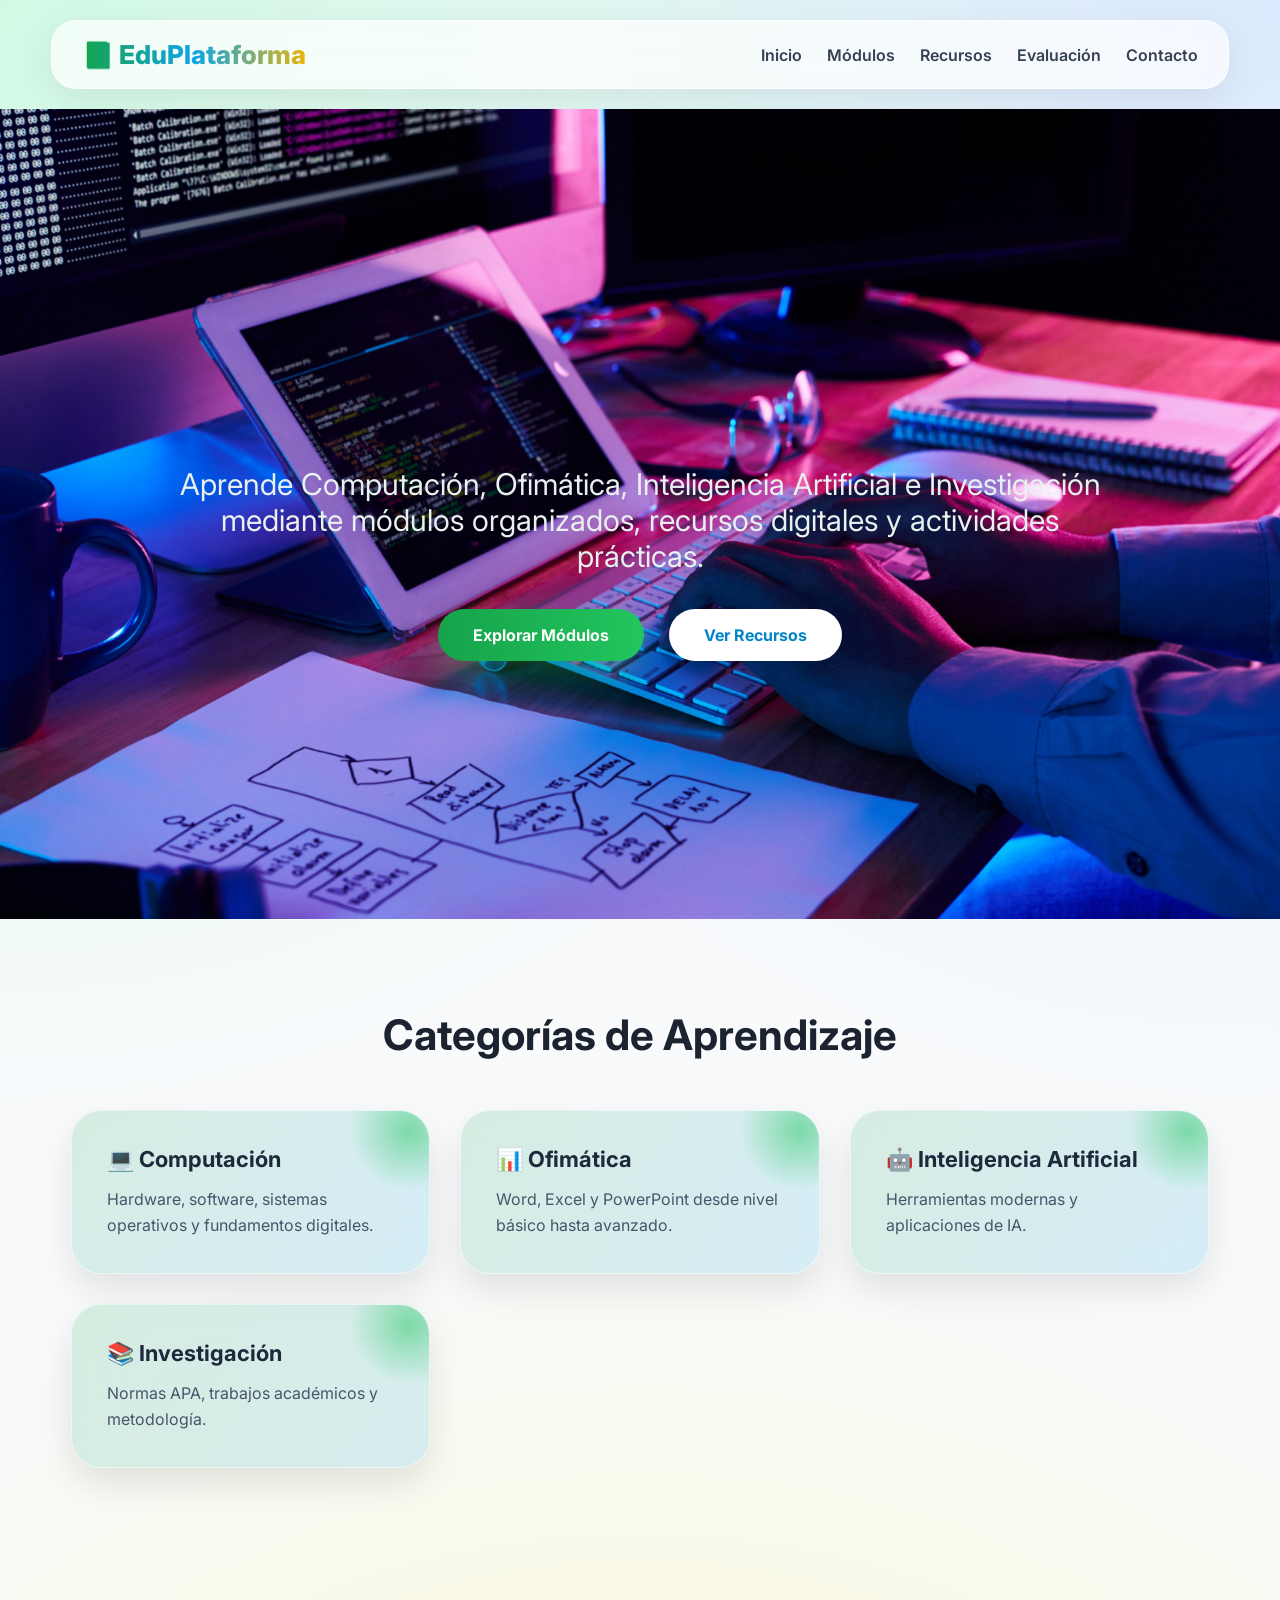
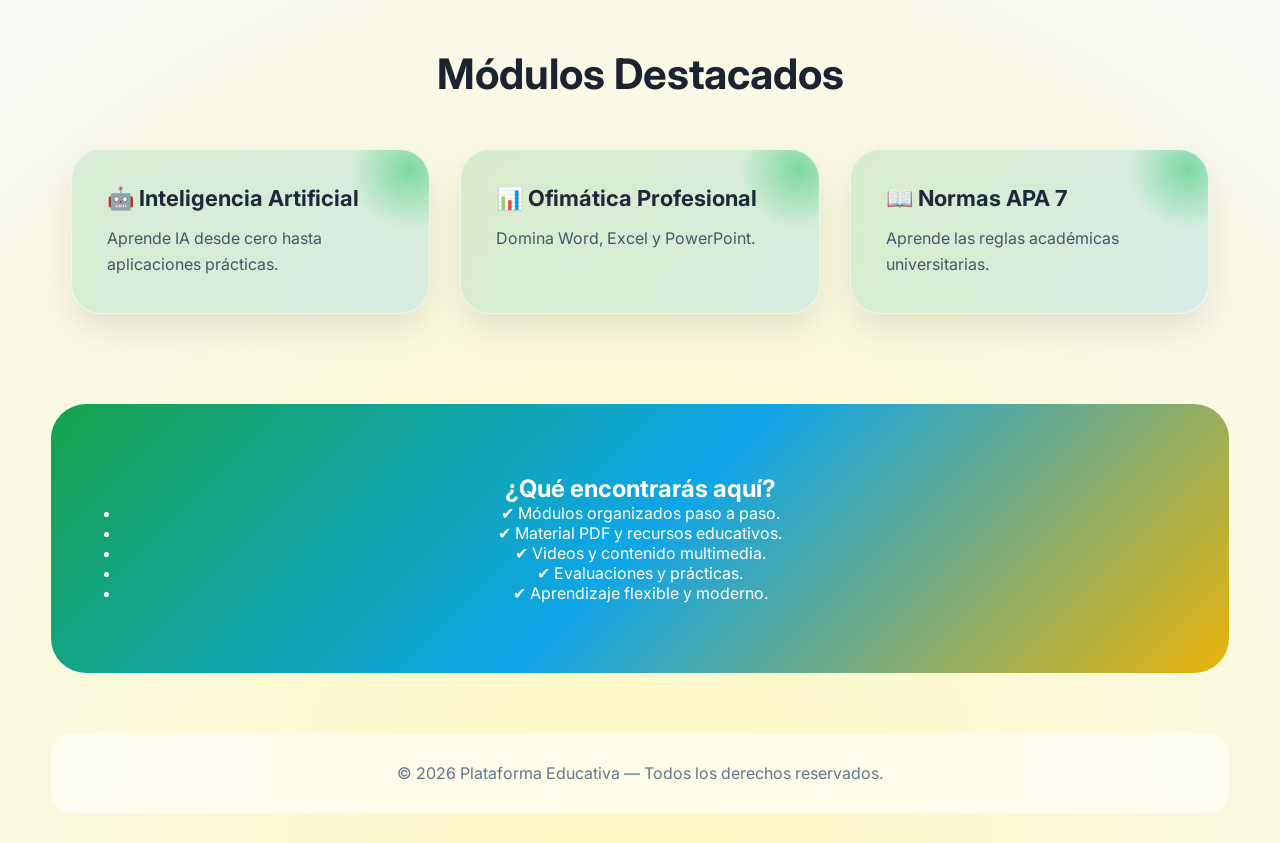
<file: PLATAFORMA-EDUCATIVA/index.html>
<!DOCTYPE html>
<html lang="es">

<head>
    <meta charset="UTF-8">
    <meta name="viewport" content="width=device-width, initial-scale=1.0">

    <title>Plataforma Educativa</title>

    <link rel="stylesheet" href="css/style.css">

    <link href="https://fonts.googleapis.com/css2?family=Inter:wght@400;500;600;700;800&display=swap" rel="stylesheet">
</head>

<body>

    <!-- ======================
         NAVBAR
    ====================== -->
    <header class="navbar">

        <div class="logo">
            📘 EduPlataforma
        </div>

        <nav class="menu" id="menu">
            <a href="index.html">Inicio</a>
            <a href="pages/modules.html">Módulos</a>
            <a href="pages/recursos.html">Recursos</a>
            <a href="pages/evaluacion.html">Evaluación</a>
            <a href="pages/contacto.html">Contacto</a>
        </nav>

        <button class="menu-btn" onclick="toggleMenu()">
            ☰
        </button>

    </header>

    <!-- ======================
         HERO
    ====================== -->
    <section class="hero">

        <div class="hero-content">

            <h1>
                Plataforma Educativa Digital
            </h1>

            <p>
                Aprende Computación, Ofimática, Inteligencia Artificial e Investigación
                mediante módulos organizados, recursos digitales y actividades prácticas.
            </p>

            <div class="hero-actions">

                <a href="pages/modules.html" class="btn btn-main">
                    Explorar Módulos
                </a>

                <a href="pages/recursos.html" class="btn btn-light">
                    Ver Recursos
                </a>

            </div>

        </div>

    </section>

    <!-- ======================
         CATEGORÍAS
    ====================== -->
    <section class="section">

        <h2 class="section-title">
            Categorías de Aprendizaje
        </h2>

        <div class="grid">

            <div class="card">
                <h3>💻 Computación</h3>
                <p>Hardware, software, sistemas operativos y fundamentos digitales.</p>
            </div>

            <div class="card">
                <h3>📊 Ofimática</h3>
                <p>Word, Excel y PowerPoint desde nivel básico hasta avanzado.</p>
            </div>

            <div class="card">
                <h3>🤖 Inteligencia Artificial</h3>
                <p>Herramientas modernas y aplicaciones de IA.</p>
            </div>

            <div class="card">
                <h3>📚 Investigación</h3>
                <p>Normas APA, trabajos académicos y metodología.</p>
            </div>

        </div>

    </section>

    <!-- ======================
         MÓDULOS DESTACADOS
    ====================== -->
    <section class="section">

        <h2 class="section-title">
            Módulos Destacados
        </h2>

        <div class="grid">

            <a href="modules/ia.html" class="card">
                <h3>🤖 Inteligencia Artificial</h3>
                <p>Aprende IA desde cero hasta aplicaciones prácticas.</p>
            </a>

            <a href="modules/ofimatica.html" class="card">
                <h3>📊 Ofimática Profesional</h3>
                <p>Domina Word, Excel y PowerPoint.</p>
            </a>

            <a href="modules/apa7.html" class="card">
                <h3>📖 Normas APA 7</h3>
                <p>Aprende las reglas académicas universitarias.</p>
            </a>

        </div>

    </section>

    <!-- ======================
         INFORMACIÓN
    ====================== -->
    <section class="section info">

        <h2>
            ¿Qué encontrarás aquí?
        </h2>

        <ul class="info-list">
            <li>✔ Módulos organizados paso a paso.</li>
            <li>✔ Material PDF y recursos educativos.</li>
            <li>✔ Videos y contenido multimedia.</li>
            <li>✔ Evaluaciones y prácticas.</li>
            <li>✔ Aprendizaje flexible y moderno.</li>
        </ul>

    </section>

    <!-- ======================
         FOOTER
    ====================== -->
    <footer class="footer">

        <p>
            © 2026 Plataforma Educativa — Todos los derechos reservados.
        </p>

    </footer>

    <script src="js/main.js"></script>

</body>

</html>
</file>
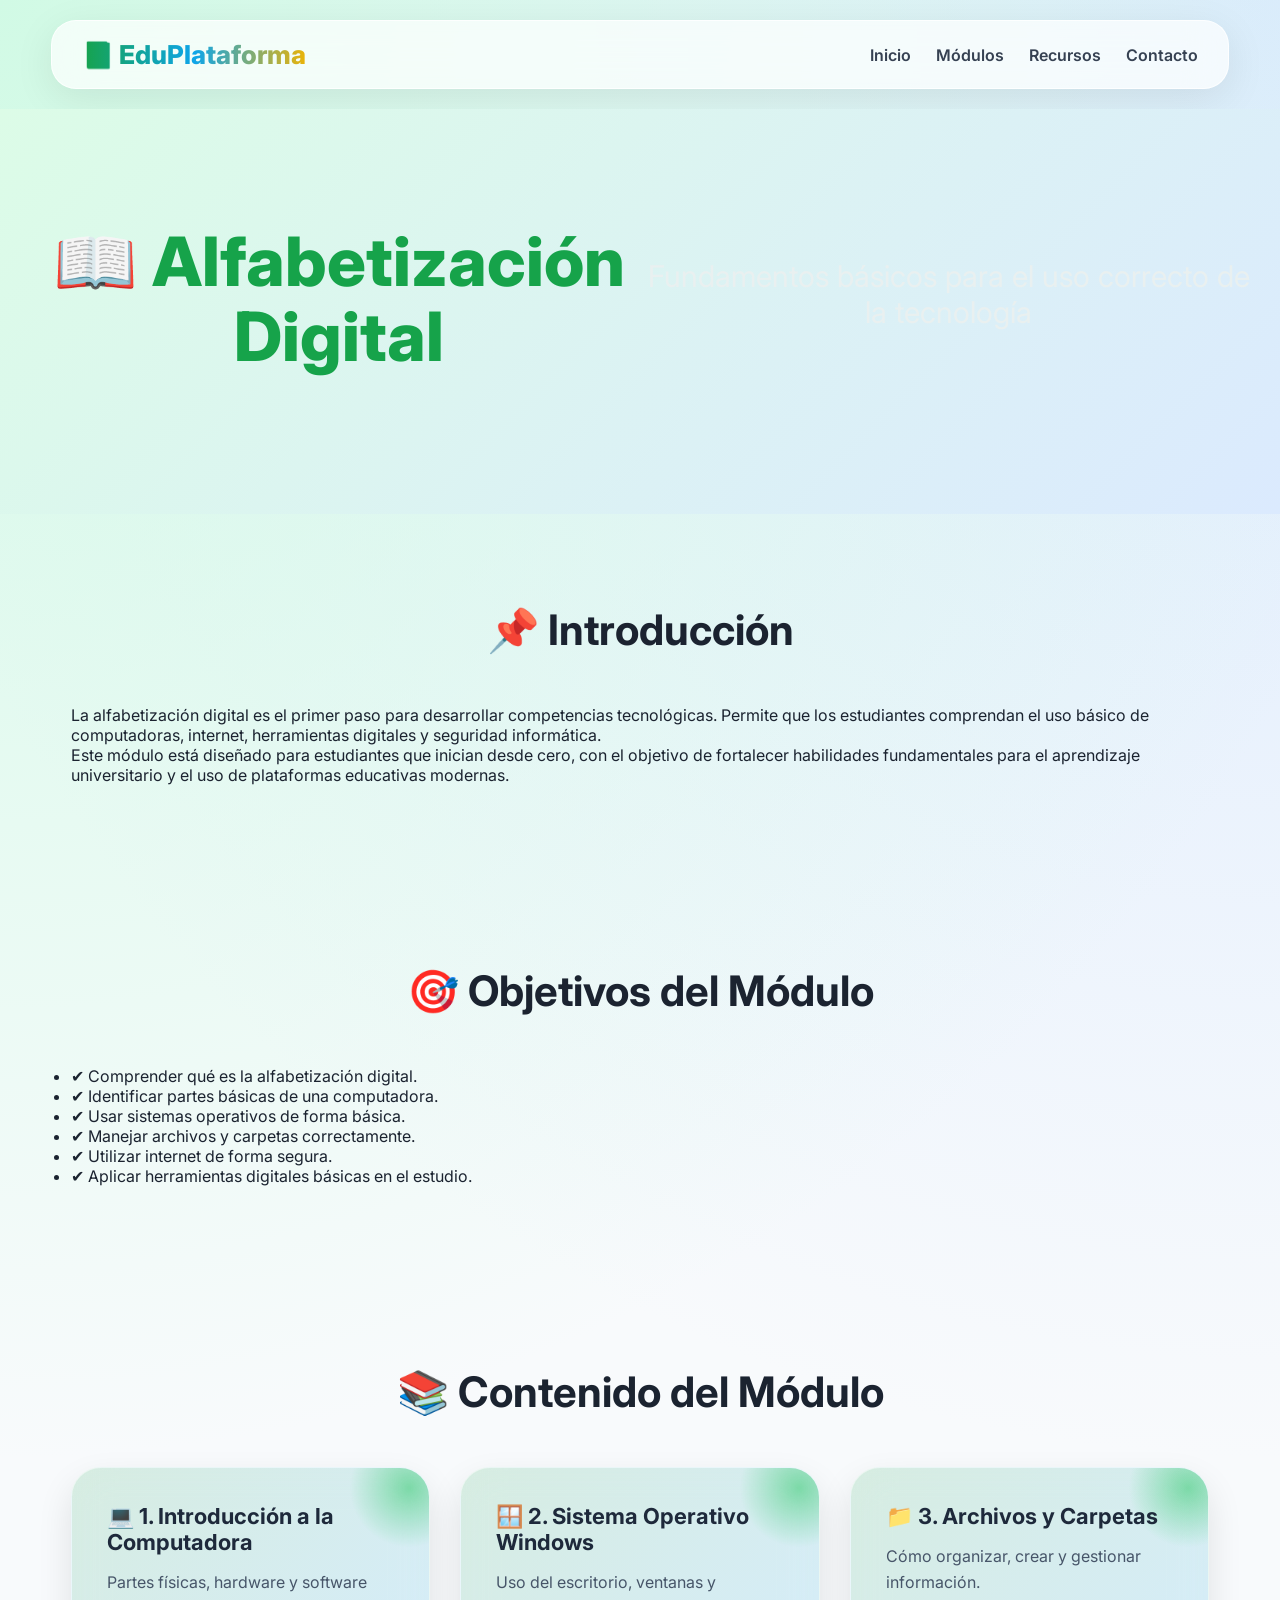
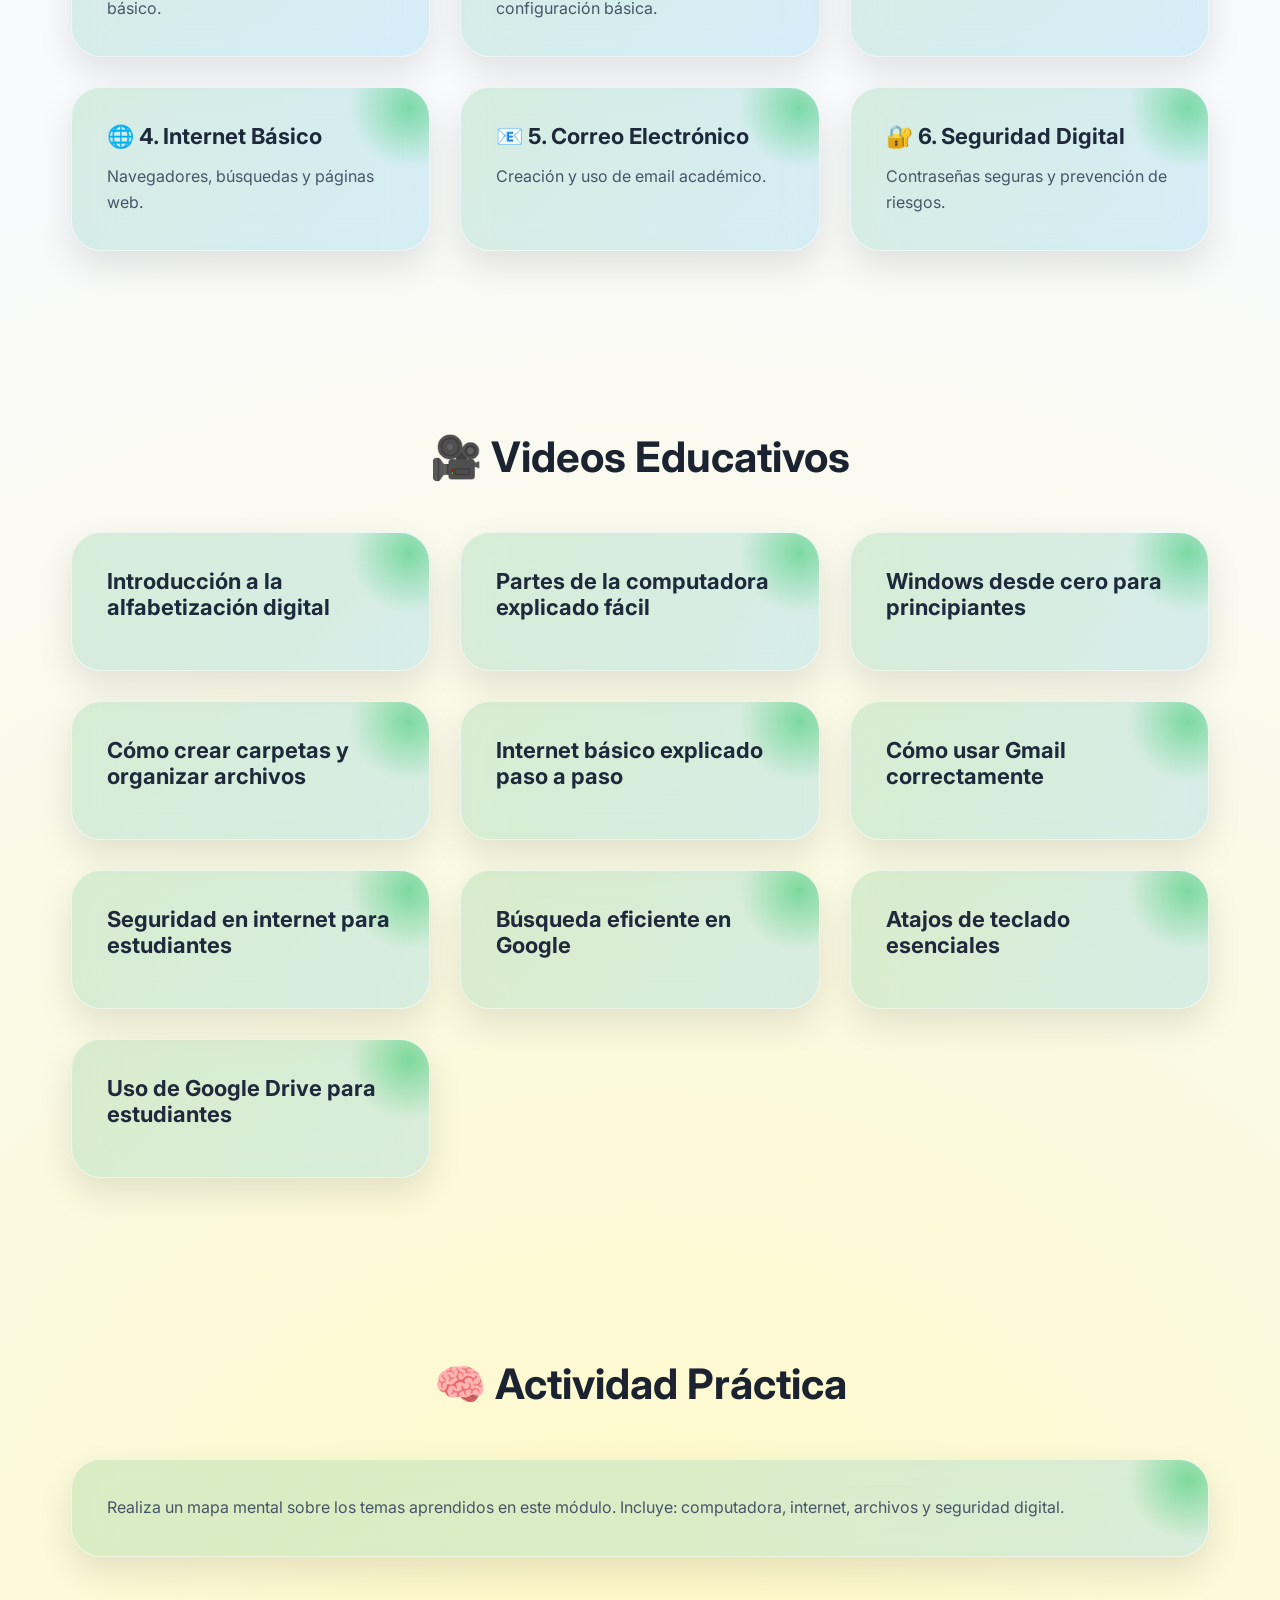
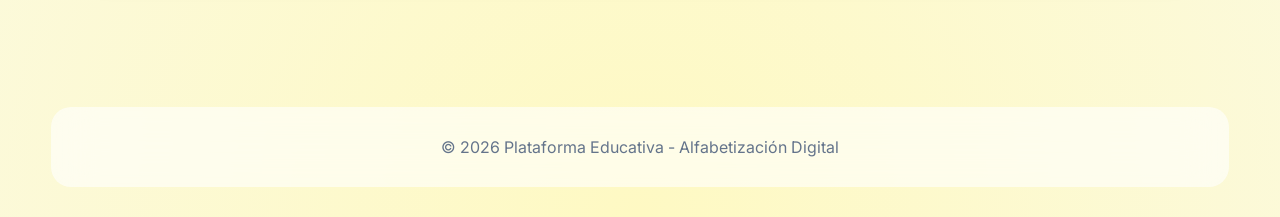
<file: PLATAFORMA-EDUCATIVA/modules/alfabetizacion.html>
<!DOCTYPE html>
<html lang="es">
<head>
  <meta charset="UTF-8">
  <title>Alfabetización Digital</title>
  <link rel="stylesheet" href="../css/style.css">
</head>

<body>

<!-- NAVBAR (puedes reutilizar el tuyo) -->
<header class="navbar">
  <div class="logo">📘 EduPlataforma</div>

  <nav>
    <a href="../index.html">Inicio</a>
    <a href="../pages/modules.html">Módulos</a>
    <a href="../pages/recursos.html">Recursos</a>
    <a href="../pages/contacto.html">Contacto</a>
  </nav>
</header>

<!-- HERO -->
<section class="hero small">
  <h1>📖 Alfabetización Digital</h1>
  <p>Fundamentos básicos para el uso correcto de la tecnología</p>
</section>

<!-- INTRODUCCIÓN -->
<section class="section">

  <h2 class="section-title">📌 Introducción</h2>

  <p>
    La alfabetización digital es el primer paso para desarrollar competencias tecnológicas.
    Permite que los estudiantes comprendan el uso básico de computadoras, internet,
    herramientas digitales y seguridad informática.
  </p>

  <p>
    Este módulo está diseñado para estudiantes que inician desde cero, con el objetivo
    de fortalecer habilidades fundamentales para el aprendizaje universitario y el uso
    de plataformas educativas modernas.
  </p>

</section>

<!-- OBJETIVOS -->
<section class="section">

  <h2 class="section-title">🎯 Objetivos del Módulo</h2>

  <ul>
    <li>✔ Comprender qué es la alfabetización digital.</li>
    <li>✔ Identificar partes básicas de una computadora.</li>
    <li>✔ Usar sistemas operativos de forma básica.</li>
    <li>✔ Manejar archivos y carpetas correctamente.</li>
    <li>✔ Utilizar internet de forma segura.</li>
    <li>✔ Aplicar herramientas digitales básicas en el estudio.</li>
  </ul>

</section>

<!-- CONTENIDO TEÓRICO -->
<section class="section">

  <h2 class="section-title">📚 Contenido del Módulo</h2>

  <div class="grid">

    <div class="card">
      <h3>💻 1. Introducción a la Computadora</h3>
      <p>Partes físicas, hardware y software básico.</p>
    </div>

    <div class="card">
      <h3>🪟 2. Sistema Operativo Windows</h3>
      <p>Uso del escritorio, ventanas y configuración básica.</p>
    </div>

    <div class="card">
      <h3>📁 3. Archivos y Carpetas</h3>
      <p>Cómo organizar, crear y gestionar información.</p>
    </div>

    <div class="card">
      <h3>🌐 4. Internet Básico</h3>
      <p>Navegadores, búsquedas y páginas web.</p>
    </div>

    <div class="card">
      <h3>📧 5. Correo Electrónico</h3>
      <p>Creación y uso de email académico.</p>
    </div>

    <div class="card">
      <h3>🔐 6. Seguridad Digital</h3>
      <p>Contraseñas seguras y prevención de riesgos.</p>
    </div>

  </div>

</section>

<!-- VIDEOS EDUCATIVOS -->
<section class="section">

  <h2 class="section-title">🎥 Videos Educativos</h2>

  <div class="grid">

    <div class="card video-card" data-video="VIDEO_1">
      <h3>Introducción a la alfabetización digital</h3>
    </div>

    <div class="card video-card" data-video="VIDEO_2">
      <h3>Partes de la computadora explicado fácil</h3>
    </div>

    <div class="card video-card" data-video="VIDEO_3">
      <h3>Windows desde cero para principiantes</h3>
    </div>

    <div class="card video-card" data-video="VIDEO_4">
      <h3>Cómo crear carpetas y organizar archivos</h3>
    </div>

    <div class="card video-card" data-video="VIDEO_5">
      <h3>Internet básico explicado paso a paso</h3>
    </div>

    <div class="card video-card" data-video="VIDEO_6">
      <h3>Cómo usar Gmail correctamente</h3>
    </div>

    <div class="card video-card" data-video="VIDEO_7">
      <h3>Seguridad en internet para estudiantes</h3>
    </div>

    <div class="card video-card" data-video="VIDEO_8">
      <h3>Búsqueda eficiente en Google</h3>
    </div>

    <div class="card video-card" data-video="VIDEO_9">
      <h3>Atajos de teclado esenciales</h3>
    </div>

    <div class="card video-card" data-video="VIDEO_10">
      <h3>Uso de Google Drive para estudiantes</h3>
    </div>

  </div>

</section>

<!-- ACTIVIDAD -->
<section class="section">

  <h2 class="section-title">🧠 Actividad Práctica</h2>

  <div class="card">
    <p>
      Realiza un mapa mental sobre los temas aprendidos en este módulo.
      Incluye: computadora, internet, archivos y seguridad digital.
    </p>
  </div>

</section>

<!-- FOOTER -->
<footer class="footer">
  <p>© 2026 Plataforma Educativa - Alfabetización Digital</p>
</footer>

</body>
</html>
</file>
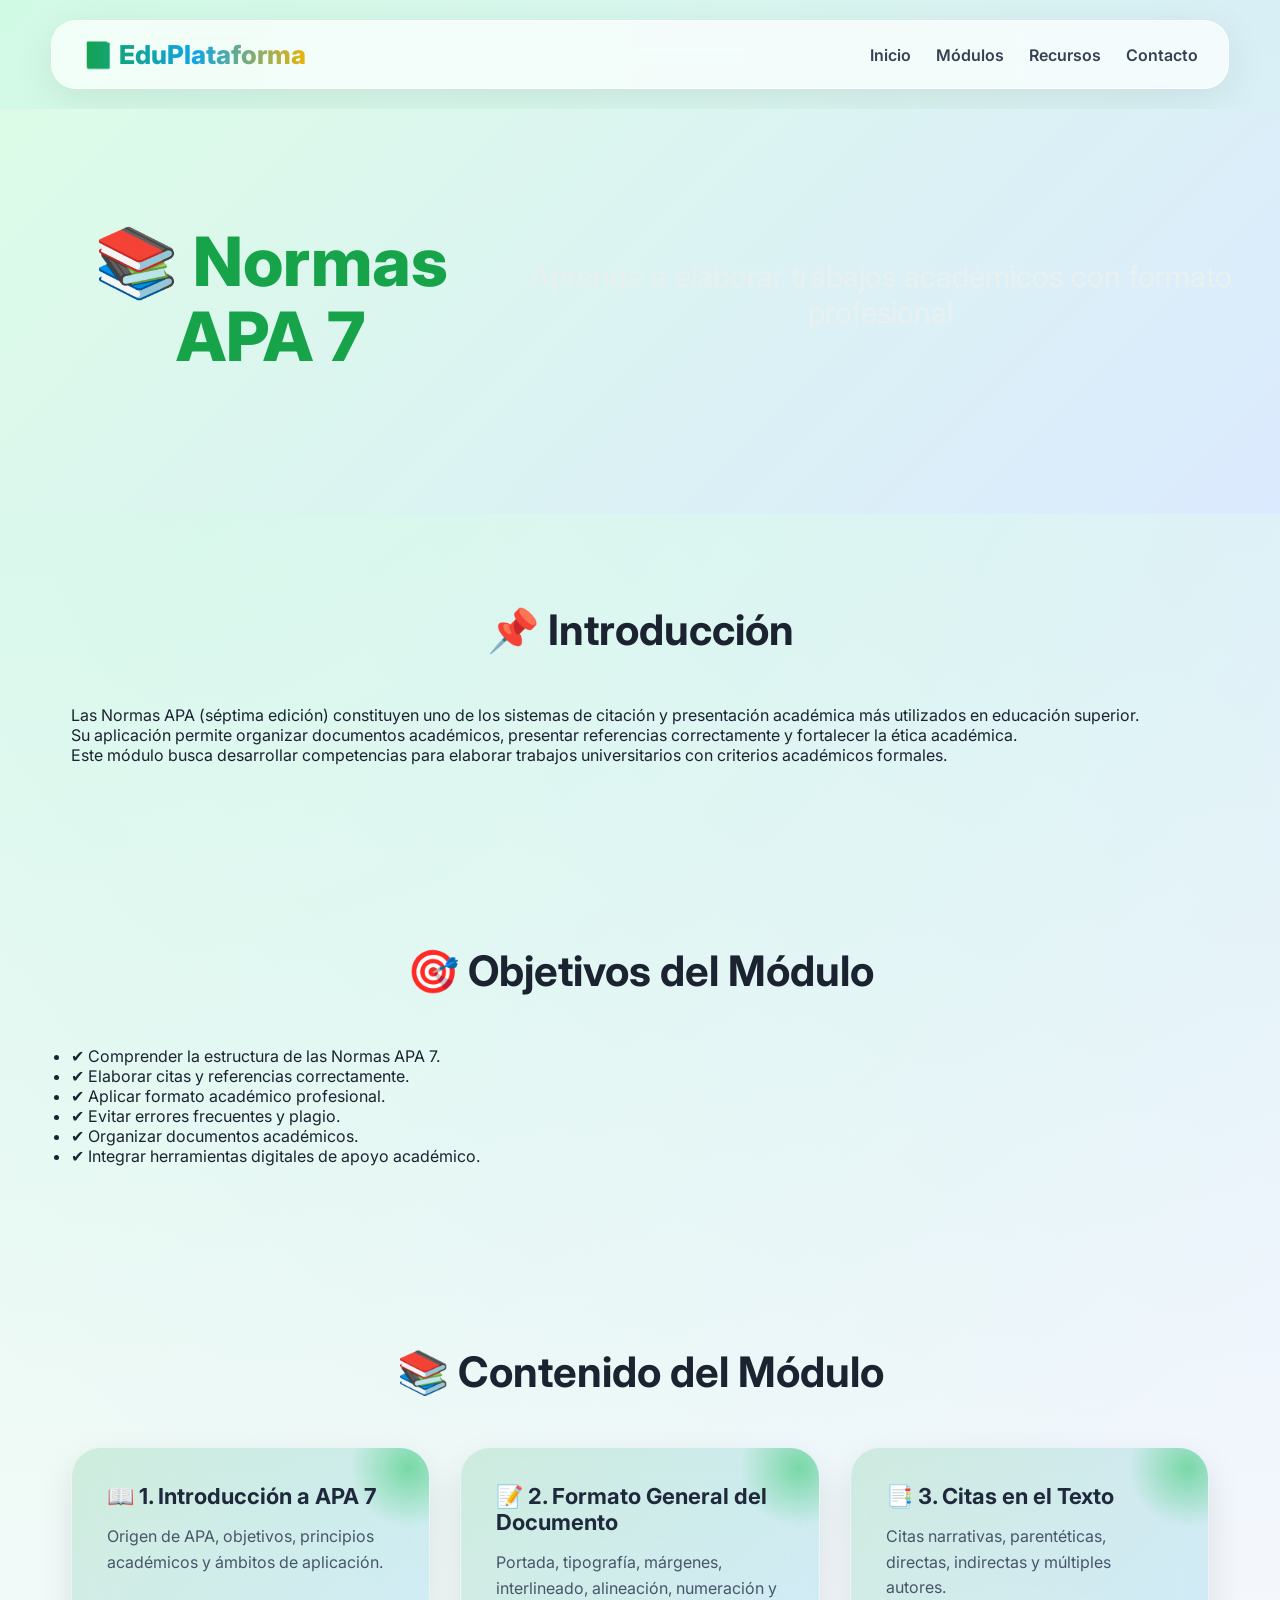
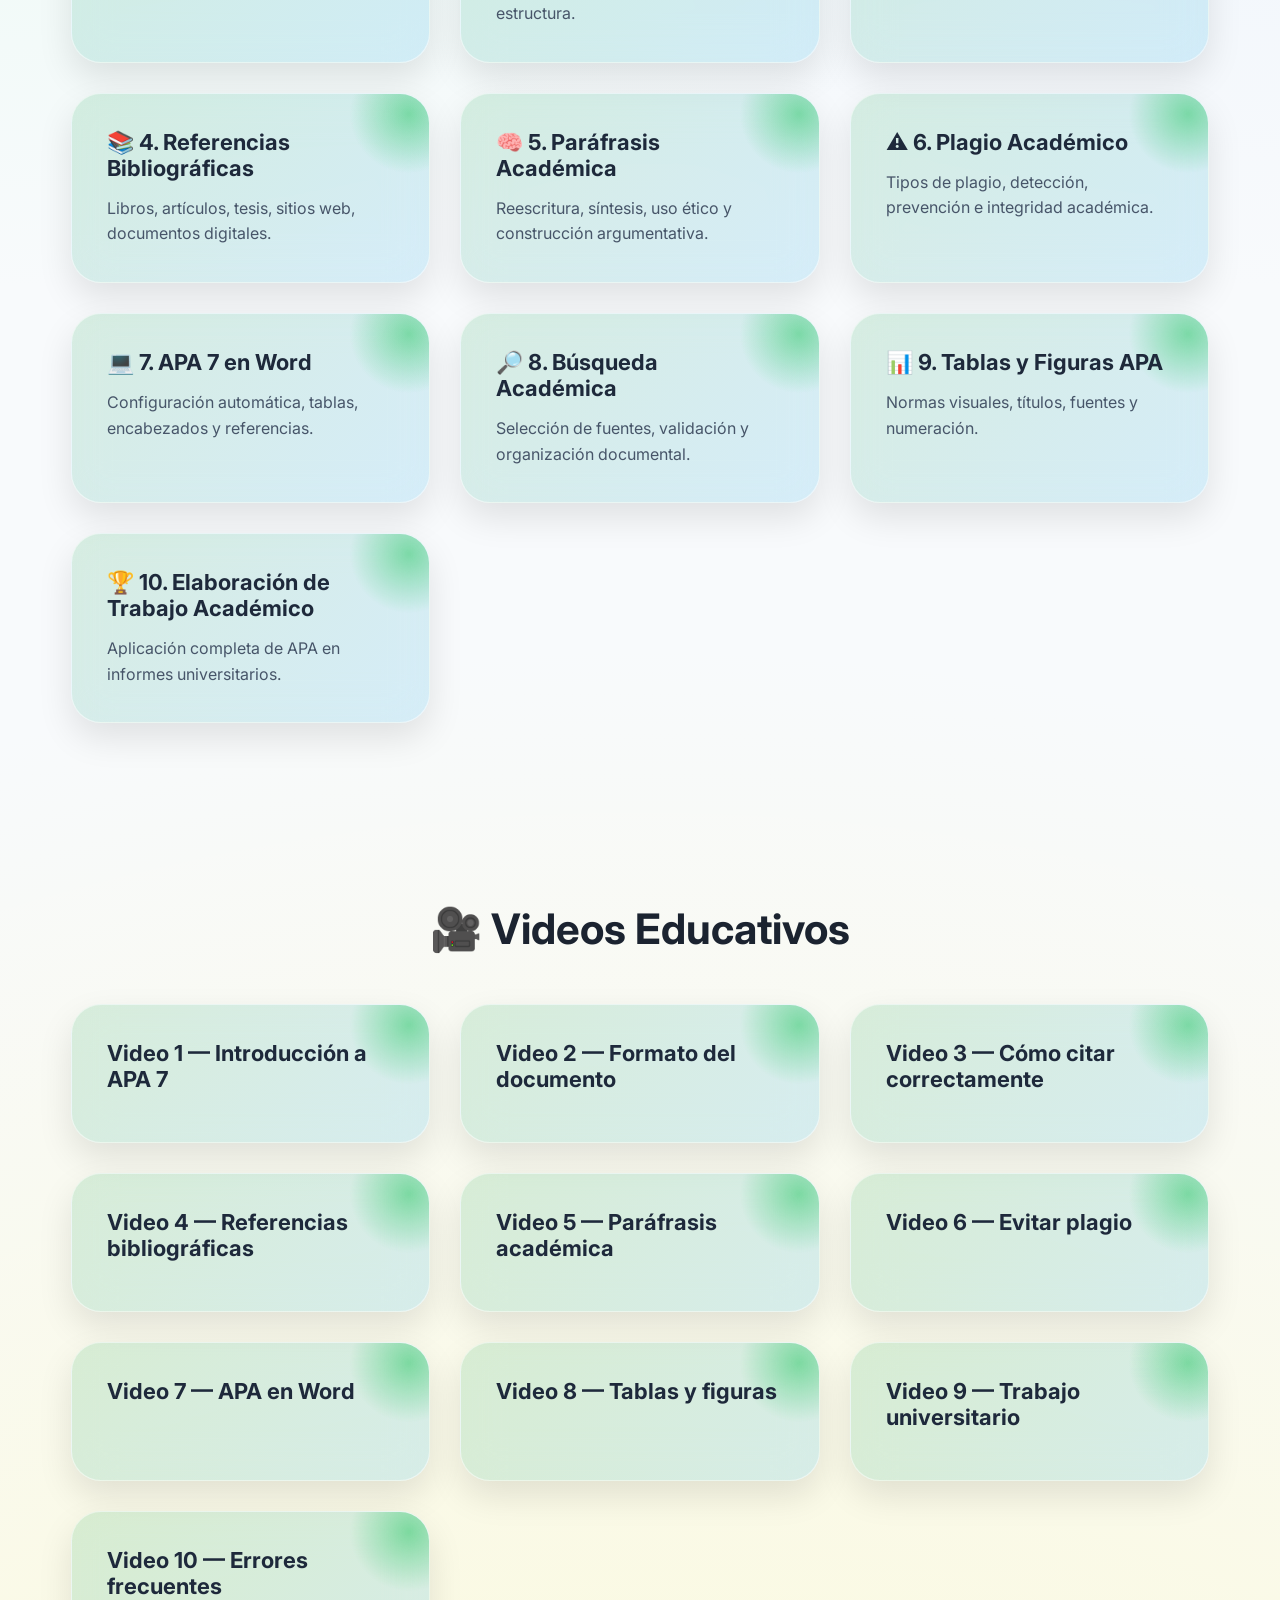
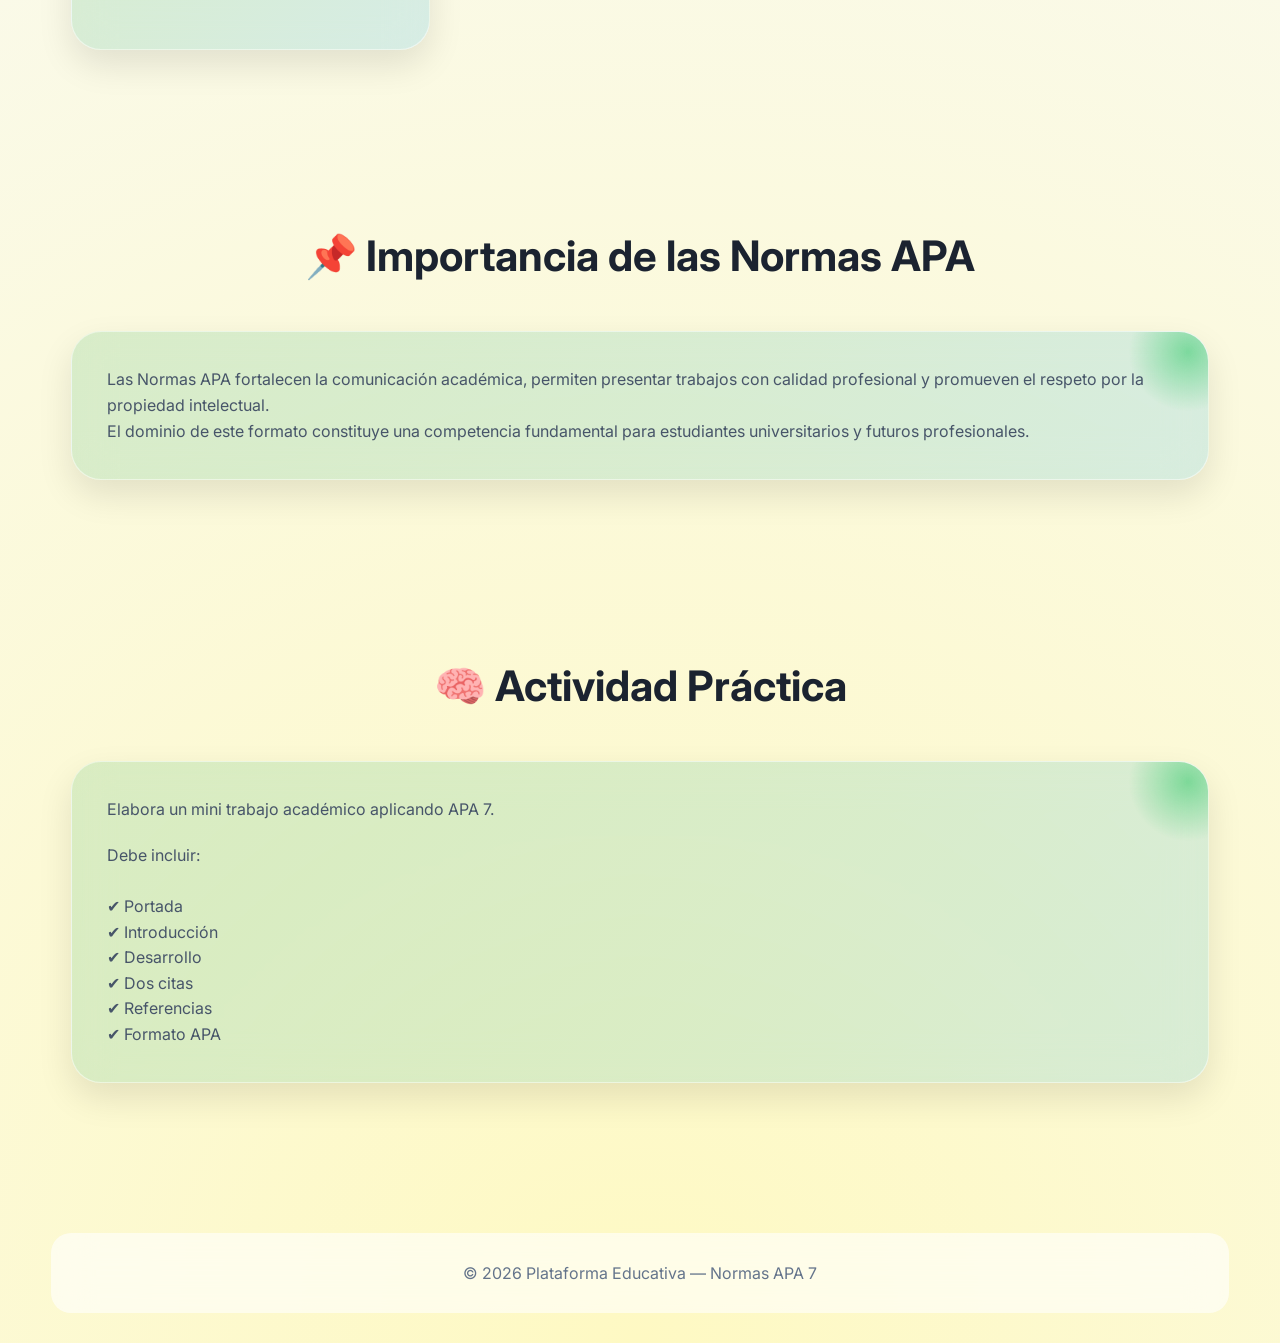
<file: PLATAFORMA-EDUCATIVA/modules/apa7.html>
<!DOCTYPE html>

<html lang="es">

<head>

<meta charset="UTF-8">

<title>Normas APA 7</title>

<link rel="stylesheet" href="../css/style.css">

</head>

<body>

<!-- NAVBAR -->

<header class="navbar">

<div class="logo">
📘 EduPlataforma
</div>

<nav>

<a href="../index.html">Inicio</a> <a href="../pages/modules.html">Módulos</a> <a href="../pages/recursos.html">Recursos</a> <a href="../pages/contacto.html">Contacto</a>

</nav>

</header>

<!-- HERO -->

<section class="hero small">

<h1>
📚 Normas APA 7
</h1>

<p>

Aprende a elaborar trabajos académicos con formato profesional

</p>

</section>

<!-- INTRODUCCIÓN -->

<section class="section">

<h2 class="section-title">

📌 Introducción

</h2>

<p>

Las Normas APA (séptima edición) constituyen uno de los sistemas
de citación y presentación académica más utilizados en educación superior.

</p>

<p>

Su aplicación permite organizar documentos académicos,
presentar referencias correctamente y fortalecer la ética académica.

</p>

<p>

Este módulo busca desarrollar competencias para elaborar
trabajos universitarios con criterios académicos formales.

</p>

</section>

<!-- OBJETIVOS -->

<section class="section">

<h2 class="section-title">

🎯 Objetivos del Módulo

</h2>

<ul>

<li>✔ Comprender la estructura de las Normas APA 7.</li>

<li>✔ Elaborar citas y referencias correctamente.</li>

<li>✔ Aplicar formato académico profesional.</li>

<li>✔ Evitar errores frecuentes y plagio.</li>

<li>✔ Organizar documentos académicos.</li>

<li>✔ Integrar herramientas digitales de apoyo académico.</li>

</ul>

</section>

<!-- CONTENIDO -->

<section class="section">

<h2 class="section-title">

📚 Contenido del Módulo

</h2>

<div class="grid">

<div class="card">

<h3>
📖 1. Introducción a APA 7
</h3>

<p>

Origen de APA,
objetivos,
principios académicos
y ámbitos de aplicación.

</p>

</div>

<div class="card">

<h3>
📝 2. Formato General del Documento
</h3>

<p>

Portada,
tipografía,
márgenes,
interlineado,
alineación,
numeración y estructura.

</p>

</div>

<div class="card">

<h3>
📑 3. Citas en el Texto
</h3>

<p>

Citas narrativas,
parentéticas,
directas,
indirectas
y múltiples autores.

</p>

</div>

<div class="card">

<h3>
📚 4. Referencias Bibliográficas
</h3>

<p>

Libros,
artículos,
tesis,
sitios web,
documentos digitales.

</p>

</div>

<div class="card">

<h3>
🧠 5. Paráfrasis Académica
</h3>

<p>

Reescritura,
síntesis,
uso ético
y construcción argumentativa.

</p>

</div>

<div class="card">

<h3>
⚠️ 6. Plagio Académico
</h3>

<p>

Tipos de plagio,
detección,
prevención
e integridad académica.

</p>

</div>

<div class="card">

<h3>
💻 7. APA 7 en Word
</h3>

<p>

Configuración automática,
tablas,
encabezados
y referencias.

</p>

</div>

<div class="card">

<h3>
🔎 8. Búsqueda Académica
</h3>

<p>

Selección de fuentes,
validación
y organización documental.

</p>

</div>

<div class="card">

<h3>
📊 9. Tablas y Figuras APA
</h3>

<p>

Normas visuales,
títulos,
fuentes
y numeración.

</p>

</div>

<div class="card">

<h3>
🏆 10. Elaboración de Trabajo Académico
</h3>

<p>

Aplicación completa
de APA
en informes universitarios.

</p>

</div>

</div>

</section>

<!-- VIDEOS -->

<section class="section">

<h2 class="section-title">

🎥 Videos Educativos

</h2>

<div class="grid">

<div class="card">
<h3>Video 1 — Introducción a APA 7</h3>
</div>

<div class="card">
<h3>Video 2 — Formato del documento</h3>
</div>

<div class="card">
<h3>Video 3 — Cómo citar correctamente</h3>
</div>

<div class="card">
<h3>Video 4 — Referencias bibliográficas</h3>
</div>

<div class="card">
<h3>Video 5 — Paráfrasis académica</h3>
</div>

<div class="card">
<h3>Video 6 — Evitar plagio</h3>
</div>

<div class="card">
<h3>Video 7 — APA en Word</h3>
</div>

<div class="card">
<h3>Video 8 — Tablas y figuras</h3>
</div>

<div class="card">
<h3>Video 9 — Trabajo universitario</h3>
</div>

<div class="card">
<h3>Video 10 — Errores frecuentes</h3>
</div>

</div>

</section>

<!-- IMPORTANCIA -->

<section class="section">

<h2 class="section-title">

📌 Importancia de las Normas APA

</h2>

<div class="card">

<p>

Las Normas APA fortalecen la comunicación académica,
permiten presentar trabajos con calidad profesional
y promueven el respeto por la propiedad intelectual.

</p>

<p>

El dominio de este formato constituye una competencia
fundamental para estudiantes universitarios y futuros profesionales.

</p>

</div>

</section>

<!-- ACTIVIDAD -->

<section class="section">

<h2 class="section-title">

🧠 Actividad Práctica

</h2>

<div class="card">

<p>

Elabora un mini trabajo académico aplicando APA 7.

</p>

<br>

<p>

Debe incluir:

<br><br>

✔ Portada

<br>

✔ Introducción

<br>

✔ Desarrollo

<br>

✔ Dos citas

<br>

✔ Referencias

<br>

✔ Formato APA

</p>

</div>

</section>

<!-- FOOTER -->

<footer class="footer">

<p>

© 2026 Plataforma Educativa — Normas APA 7

</p>

</footer>

</body>

</html>
</file>
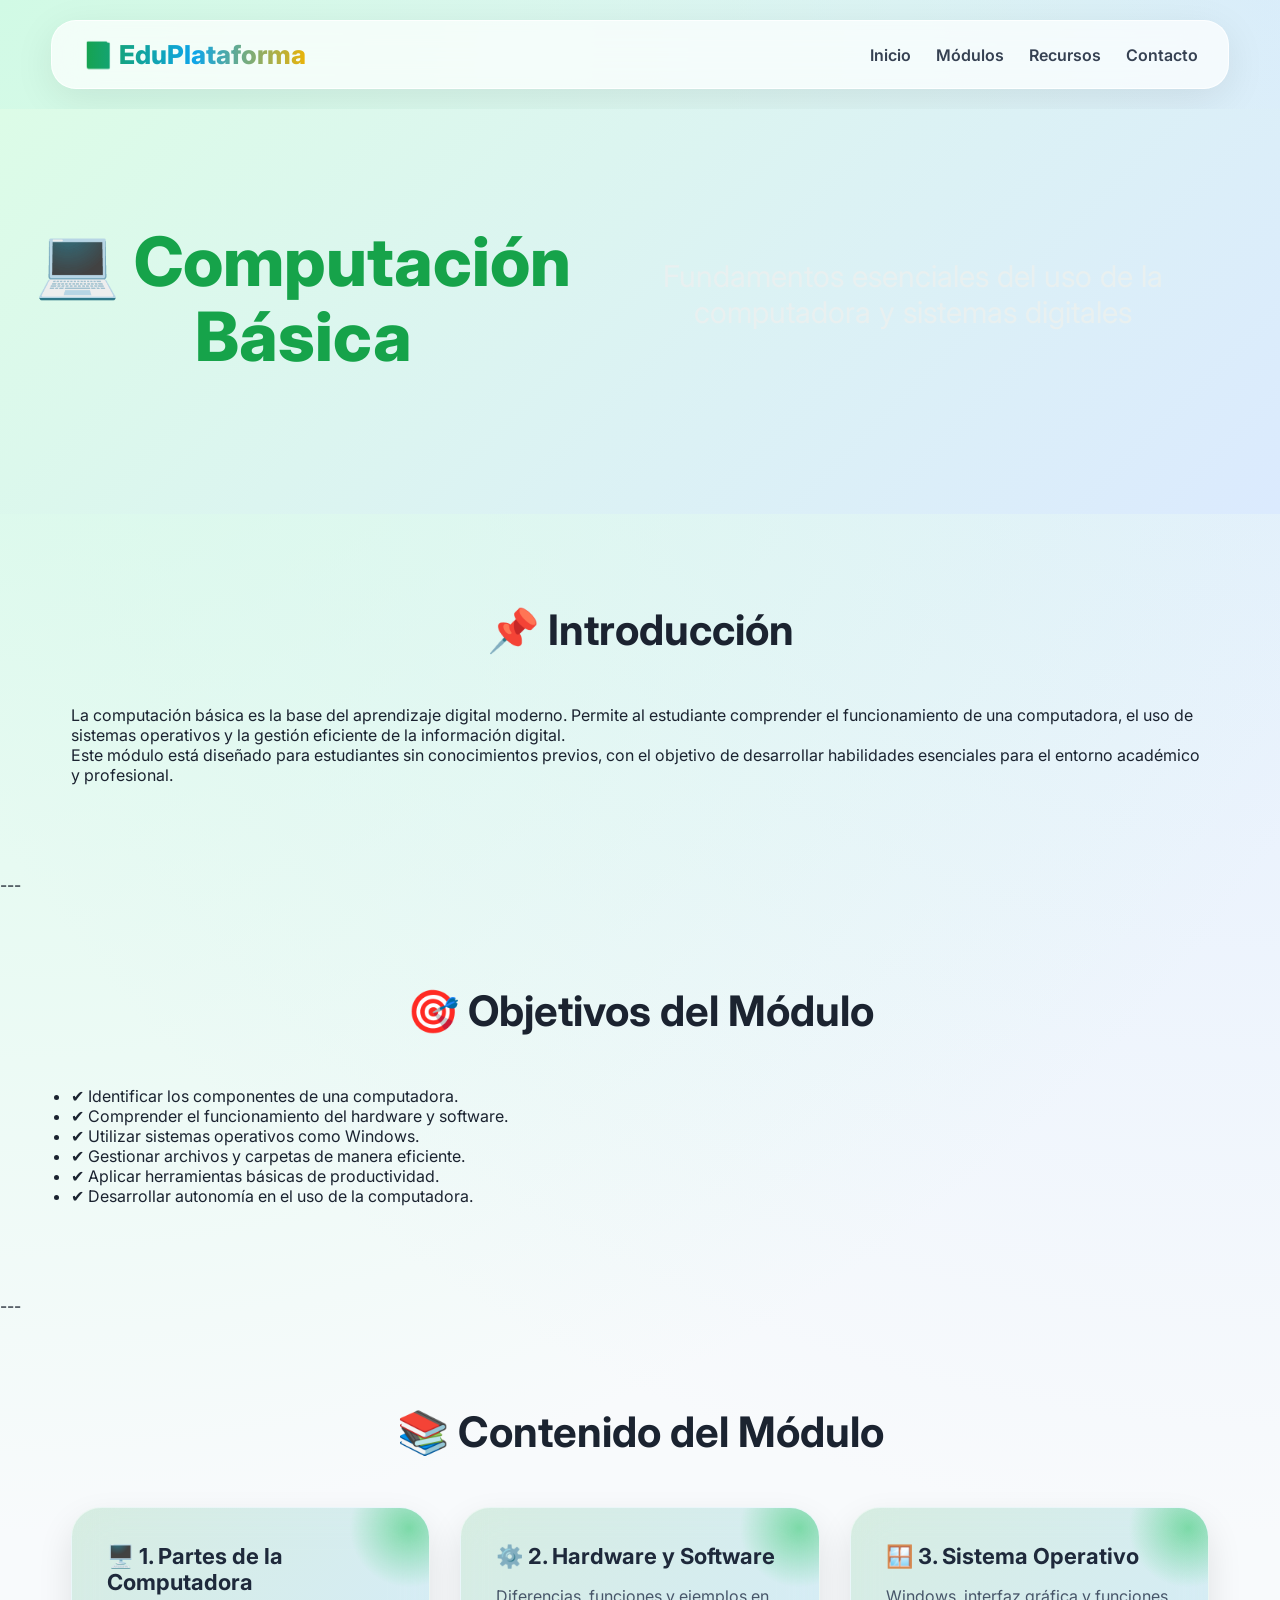
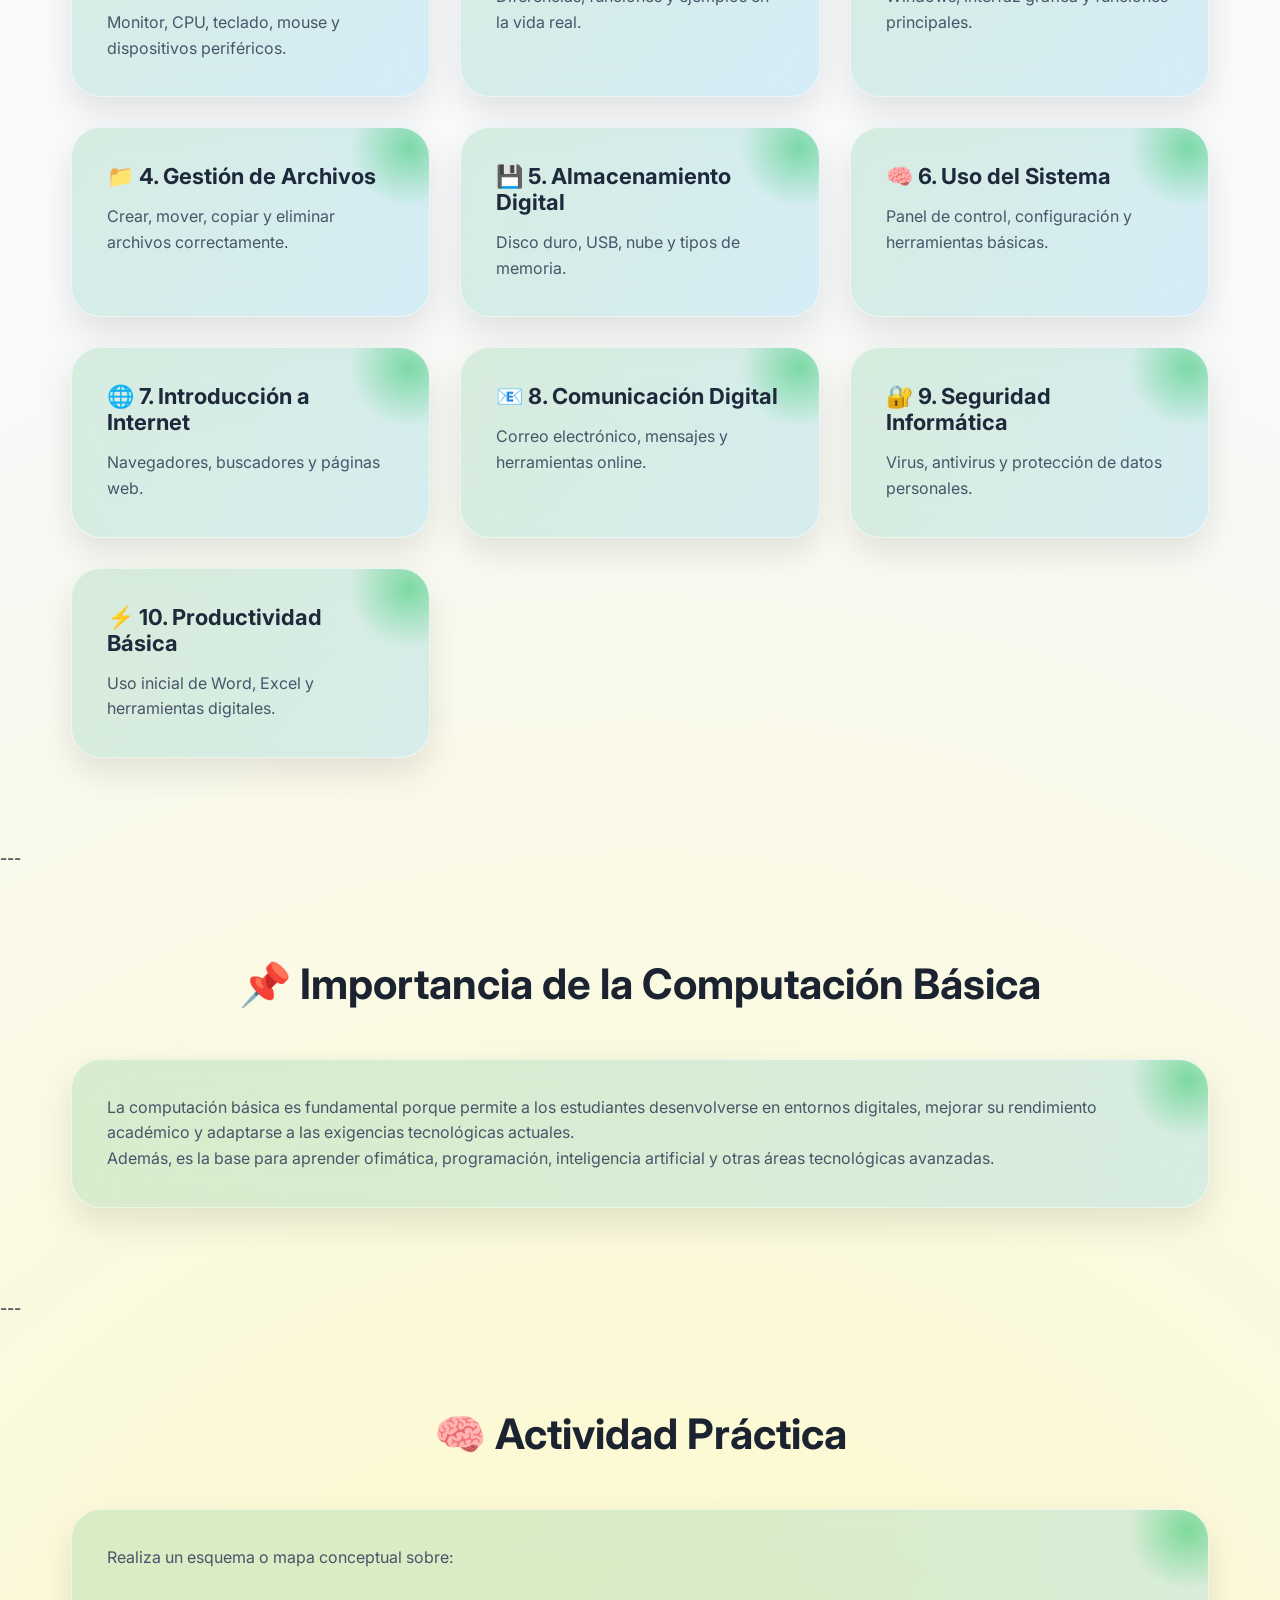
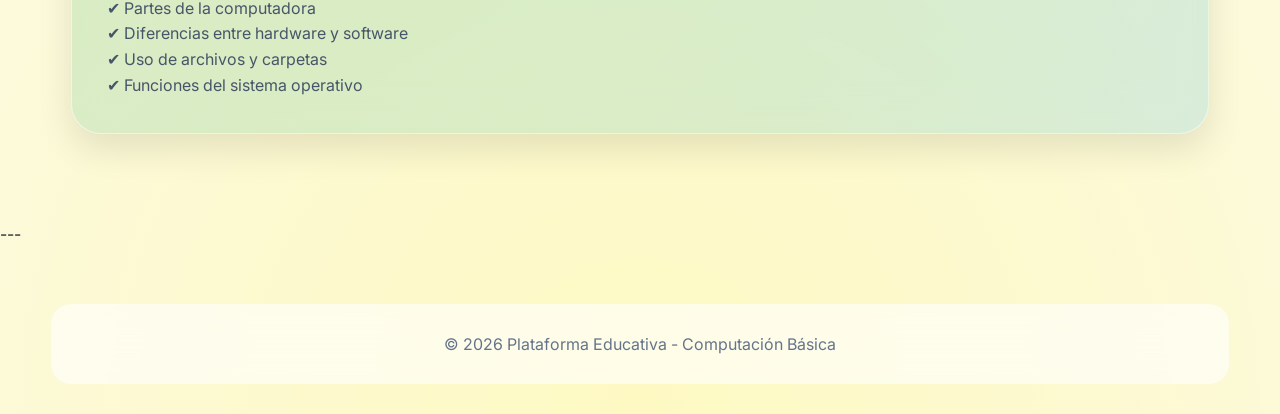
<file: PLATAFORMA-EDUCATIVA/modules/computacion-basica.html>
<!DOCTYPE html>
<html lang="es">
<head>
  <meta charset="UTF-8">
  <title>Computación Básica</title>
  <link rel="stylesheet" href="../css/style.css">
</head>

<body>

<!-- NAVBAR -->
<header class="navbar">
  <div class="logo">📘 EduPlataforma</div>

  <nav>
    <a href="../index.html">Inicio</a>
    <a href="../pages/modules.html">Módulos</a>
    <a href="../pages/recursos.html">Recursos</a>
    <a href="../pages/contacto.html">Contacto</a>
  </nav>
</header>

<!-- HERO -->
<section class="hero small">
  <h1>💻 Computación Básica</h1>
  <p>Fundamentos esenciales del uso de la computadora y sistemas digitales</p>
</section>

<!-- INTRODUCCIÓN -->
<section class="section">

  <h2 class="section-title">📌 Introducción</h2>

  <p>
    La computación básica es la base del aprendizaje digital moderno. Permite al estudiante
    comprender el funcionamiento de una computadora, el uso de sistemas operativos y la
    gestión eficiente de la información digital.
  </p>

  <p>
    Este módulo está diseñado para estudiantes sin conocimientos previos, con el objetivo
    de desarrollar habilidades esenciales para el entorno académico y profesional.
  </p>

</section>

---

<!-- OBJETIVOS -->
<section class="section">

  <h2 class="section-title">🎯 Objetivos del Módulo</h2>

  <ul>
    <li>✔ Identificar los componentes de una computadora.</li>
    <li>✔ Comprender el funcionamiento del hardware y software.</li>
    <li>✔ Utilizar sistemas operativos como Windows.</li>
    <li>✔ Gestionar archivos y carpetas de manera eficiente.</li>
    <li>✔ Aplicar herramientas básicas de productividad.</li>
    <li>✔ Desarrollar autonomía en el uso de la computadora.</li>
  </ul>

</section>

---

<!-- CONTENIDO TEÓRICO -->
<section class="section">

  <h2 class="section-title">📚 Contenido del Módulo</h2>

  <div class="grid">

    <div class="card">
      <h3>🖥️ 1. Partes de la Computadora</h3>
      <p>Monitor, CPU, teclado, mouse y dispositivos periféricos.</p>
    </div>

    <div class="card">
      <h3>⚙️ 2. Hardware y Software</h3>
      <p>Diferencias, funciones y ejemplos en la vida real.</p>
    </div>

    <div class="card">
      <h3>🪟 3. Sistema Operativo</h3>
      <p>Windows, interfaz gráfica y funciones principales.</p>
    </div>

    <div class="card">
      <h3>📁 4. Gestión de Archivos</h3>
      <p>Crear, mover, copiar y eliminar archivos correctamente.</p>
    </div>

    <div class="card">
      <h3>💾 5. Almacenamiento Digital</h3>
      <p>Disco duro, USB, nube y tipos de memoria.</p>
    </div>

    <div class="card">
      <h3>🧠 6. Uso del Sistema</h3>
      <p>Panel de control, configuración y herramientas básicas.</p>
    </div>

    <div class="card">
      <h3>🌐 7. Introducción a Internet</h3>
      <p>Navegadores, buscadores y páginas web.</p>
    </div>

    <div class="card">
      <h3>📧 8. Comunicación Digital</h3>
      <p>Correo electrónico, mensajes y herramientas online.</p>
    </div>

    <div class="card">
      <h3>🔐 9. Seguridad Informática</h3>
      <p>Virus, antivirus y protección de datos personales.</p>
    </div>

    <div class="card">
      <h3>⚡ 10. Productividad Básica</h3>
      <p>Uso inicial de Word, Excel y herramientas digitales.</p>
    </div>

  </div>

</section>

---

<!-- IMPORTANCIA -->
<section class="section">

  <h2 class="section-title">📌 Importancia de la Computación Básica</h2>

  <div class="card">
    <p>
      La computación básica es fundamental porque permite a los estudiantes desenvolverse
      en entornos digitales, mejorar su rendimiento académico y adaptarse a las exigencias
      tecnológicas actuales.
    </p>

    <p>
      Además, es la base para aprender ofimática, programación, inteligencia artificial
      y otras áreas tecnológicas avanzadas.
    </p>
  </div>

</section>

---

<!-- ACTIVIDAD -->
<section class="section">

  <h2 class="section-title">🧠 Actividad Práctica</h2>

  <div class="card">
    <p>
      Realiza un esquema o mapa conceptual sobre:
      <br><br>
      ✔ Partes de la computadora<br>
      ✔ Diferencias entre hardware y software<br>
      ✔ Uso de archivos y carpetas<br>
      ✔ Funciones del sistema operativo
    </p>
  </div>

</section>

---

<!-- FOOTER -->
<footer class="footer">
  <p>© 2026 Plataforma Educativa - Computación Básica</p>
</footer>

</body>
</html>
</file>
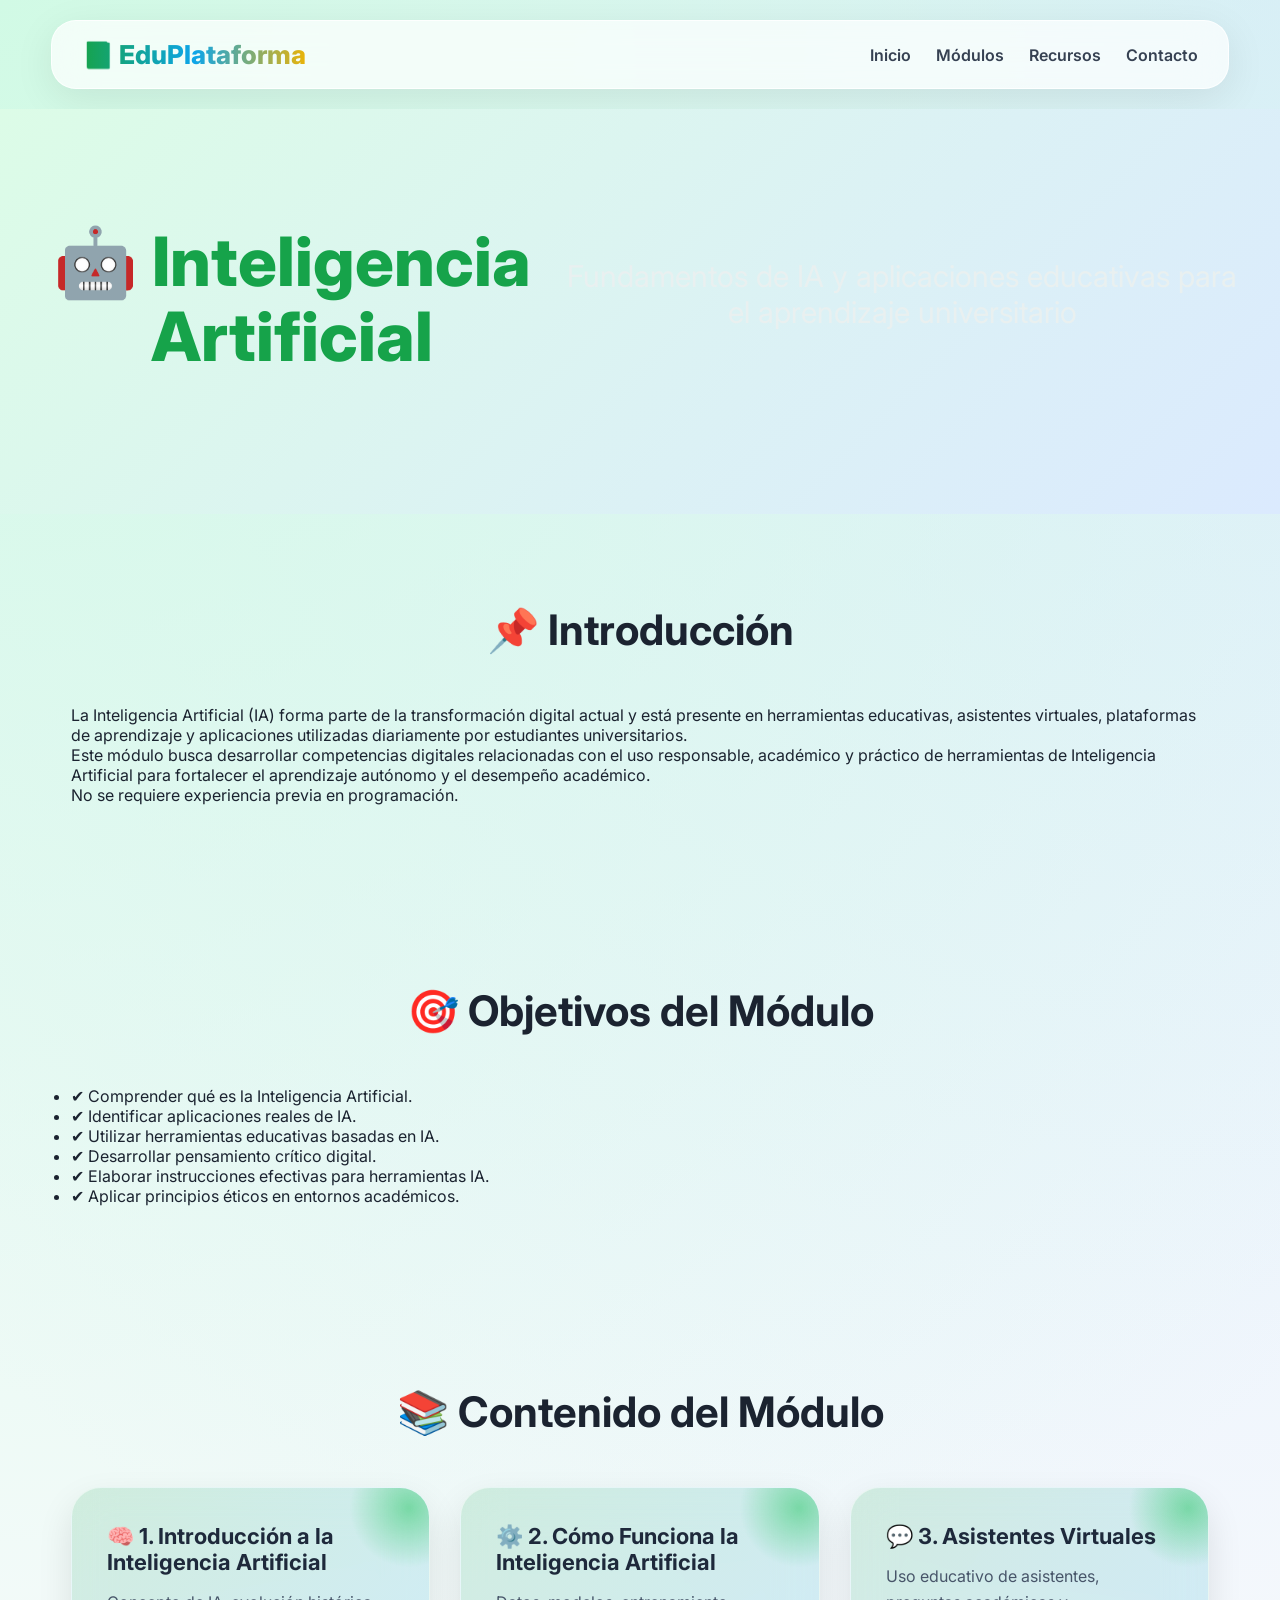
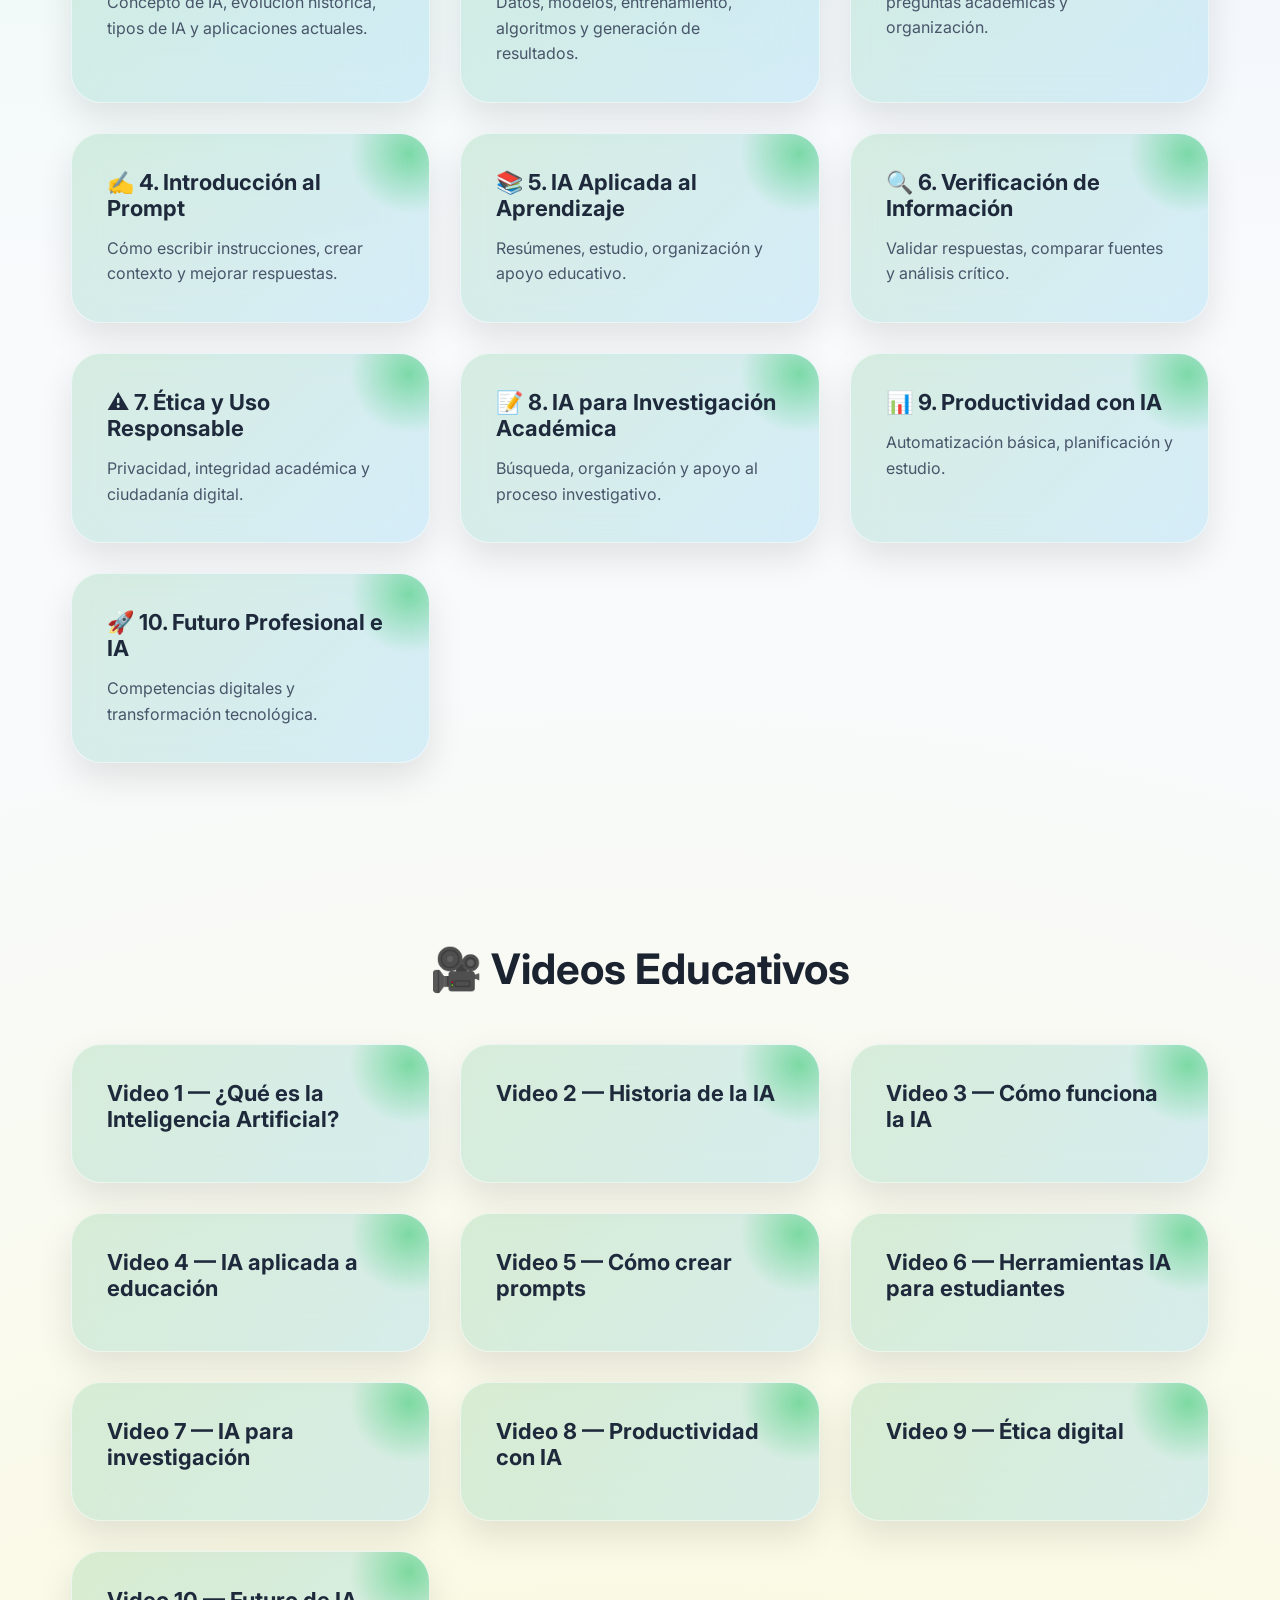
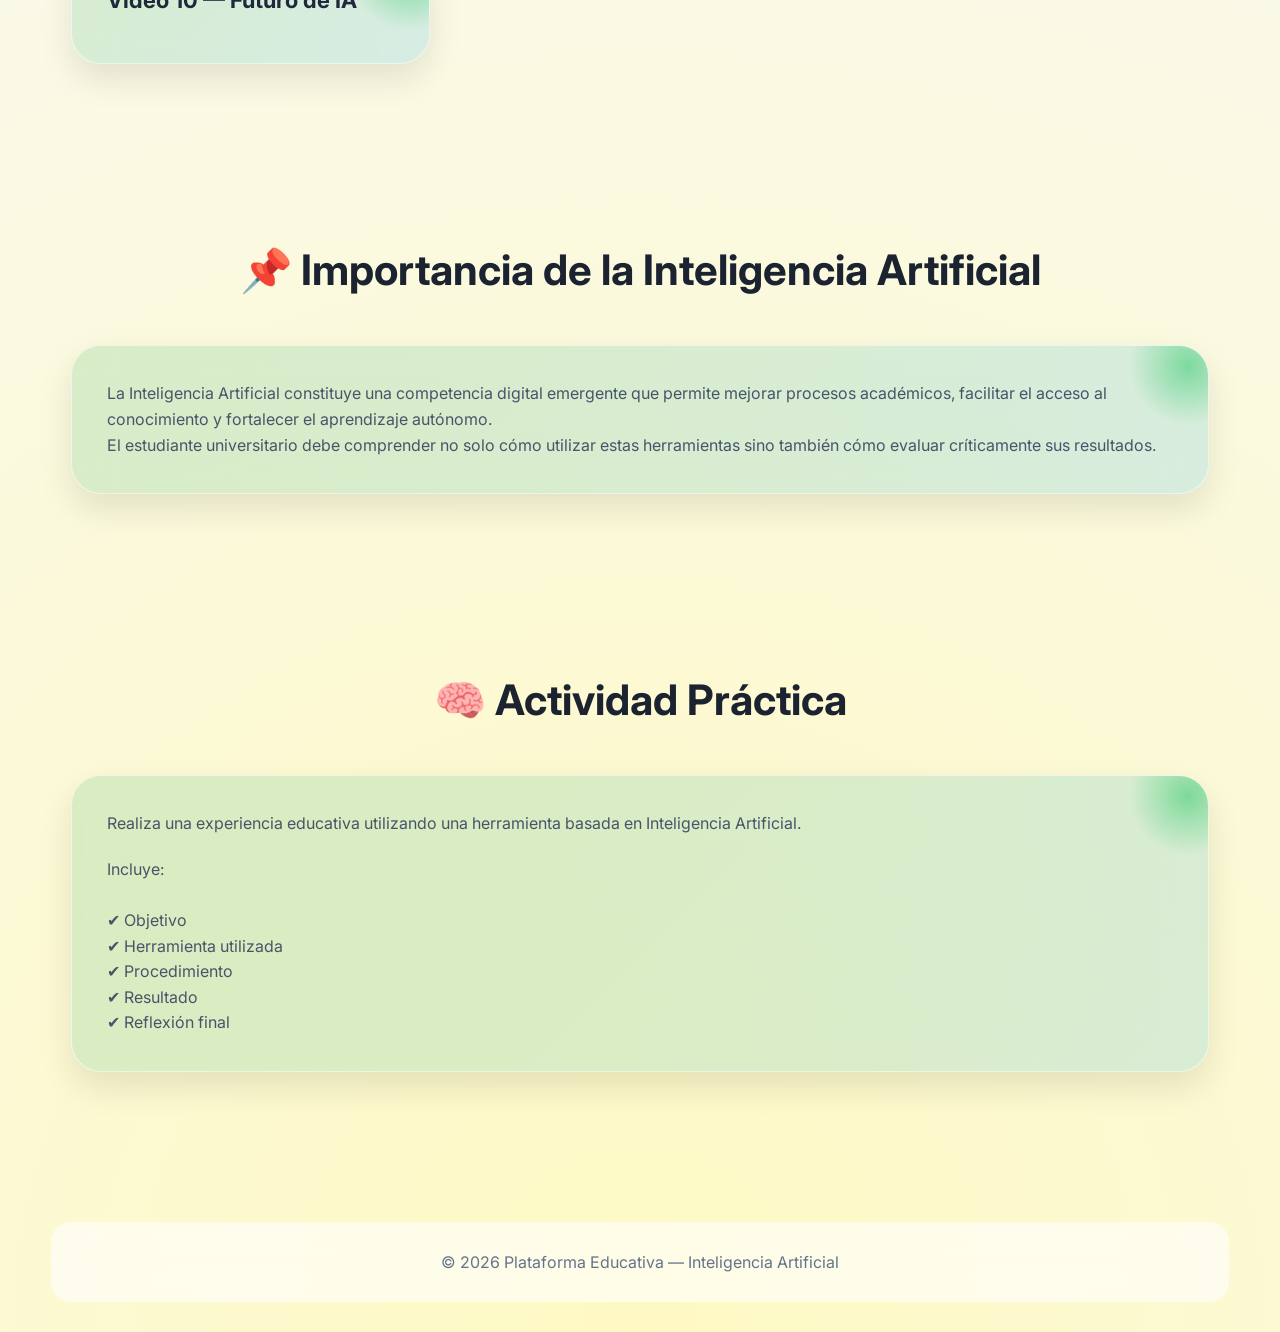
<file: PLATAFORMA-EDUCATIVA/modules/ia.html>
<!DOCTYPE html>

<html lang="es">

<head>
<meta charset="UTF-8">
<title>Inteligencia Artificial</title>

<link rel="stylesheet" href="../css/style.css">

</head>

<body>

<!-- NAVBAR -->

<header class="navbar">

<div class="logo">
📘 EduPlataforma
</div>

<nav>
<a href="../index.html">Inicio</a>
<a href="../pages/modules.html">Módulos</a>
<a href="../pages/recursos.html">Recursos</a>
<a href="../pages/contacto.html">Contacto</a>
</nav>

</header>

<!-- HERO -->

<section class="hero small">

<h1>
🤖 Inteligencia Artificial
</h1>

<p>
Fundamentos de IA y aplicaciones educativas para el aprendizaje universitario
</p>

</section>

<!-- INTRODUCCIÓN -->

<section class="section">

<h2 class="section-title">

📌 Introducción

</h2>

<p>

La Inteligencia Artificial (IA) forma parte de la transformación digital
actual y está presente en herramientas educativas, asistentes virtuales,
plataformas de aprendizaje y aplicaciones utilizadas diariamente por
estudiantes universitarios.

</p>

<p>

Este módulo busca desarrollar competencias digitales relacionadas con
el uso responsable, académico y práctico de herramientas de Inteligencia
Artificial para fortalecer el aprendizaje autónomo y el desempeño académico.

</p>

<p>

No se requiere experiencia previa en programación.

</p>

</section>

<!-- OBJETIVOS -->

<section class="section">

<h2 class="section-title">

🎯 Objetivos del Módulo

</h2>

<ul>

<li>✔ Comprender qué es la Inteligencia Artificial.</li>

<li>✔ Identificar aplicaciones reales de IA.</li>

<li>✔ Utilizar herramientas educativas basadas en IA.</li>

<li>✔ Desarrollar pensamiento crítico digital.</li>

<li>✔ Elaborar instrucciones efectivas para herramientas IA.</li>

<li>✔ Aplicar principios éticos en entornos académicos.</li>

</ul>

</section>

<!-- CONTENIDO TEÓRICO -->

<section class="section">

<h2 class="section-title">

📚 Contenido del Módulo

</h2>

<div class="grid">

<div class="card">

<h3>
🧠 1. Introducción a la Inteligencia Artificial
</h3>

<p>

Concepto de IA, evolución histórica,
tipos de IA y aplicaciones actuales.

</p>

</div>

<div class="card">

<h3>
⚙️ 2. Cómo Funciona la Inteligencia Artificial
</h3>

<p>

Datos, modelos, entrenamiento,
algoritmos y generación de resultados.

</p>

</div>

<div class="card">

<h3>
💬 3. Asistentes Virtuales
</h3>

<p>

Uso educativo de asistentes,
preguntas académicas y organización.

</p>

</div>

<div class="card">

<h3>
✍️ 4. Introducción al Prompt
</h3>

<p>

Cómo escribir instrucciones,
crear contexto y mejorar respuestas.

</p>

</div>

<div class="card">

<h3>
📚 5. IA Aplicada al Aprendizaje
</h3>

<p>

Resúmenes, estudio, organización
y apoyo educativo.

</p>

</div>

<div class="card">

<h3>
🔍 6. Verificación de Información
</h3>

<p>

Validar respuestas,
comparar fuentes y análisis crítico.

</p>

</div>

<div class="card">

<h3>
⚠️ 7. Ética y Uso Responsable
</h3>

<p>

Privacidad,
integridad académica
y ciudadanía digital.

</p>

</div>

<div class="card">

<h3>
📝 8. IA para Investigación Académica
</h3>

<p>

Búsqueda,
organización
y apoyo al proceso investigativo.

</p>

</div>

<div class="card">

<h3>
📊 9. Productividad con IA
</h3>

<p>

Automatización básica,
planificación y estudio.

</p>

</div>

<div class="card">

<h3>
🚀 10. Futuro Profesional e IA
</h3>

<p>

Competencias digitales
y transformación tecnológica.

</p>

</div>

</div>

</section>

<!-- VIDEOS EDUCATIVOS -->

<section class="section">

<h2 class="section-title">

🎥 Videos Educativos

</h2>

<div class="grid">

<div class="card">
<h3>Video 1 — ¿Qué es la Inteligencia Artificial?</h3>
</div>

<div class="card">
<h3>Video 2 — Historia de la IA</h3>
</div>

<div class="card">
<h3>Video 3 — Cómo funciona la IA</h3>
</div>

<div class="card">
<h3>Video 4 — IA aplicada a educación</h3>
</div>

<div class="card">
<h3>Video 5 — Cómo crear prompts</h3>
</div>

<div class="card">
<h3>Video 6 — Herramientas IA para estudiantes</h3>
</div>

<div class="card">
<h3>Video 7 — IA para investigación</h3>
</div>

<div class="card">
<h3>Video 8 — Productividad con IA</h3>
</div>

<div class="card">
<h3>Video 9 — Ética digital</h3>
</div>

<div class="card">
<h3>Video 10 — Futuro de IA</h3>
</div>

</div>

</section>

<!-- IMPORTANCIA -->

<section class="section">

<h2 class="section-title">

📌 Importancia de la Inteligencia Artificial

</h2>

<div class="card">

<p>

La Inteligencia Artificial constituye una competencia digital emergente
que permite mejorar procesos académicos, facilitar el acceso al
conocimiento y fortalecer el aprendizaje autónomo.

</p>

<p>

El estudiante universitario debe comprender no solo cómo utilizar estas
herramientas sino también cómo evaluar críticamente sus resultados.

</p>

</div>

</section>

<!-- ACTIVIDAD -->

<section class="section">

<h2 class="section-title">

🧠 Actividad Práctica

</h2>

<div class="card">

<p>

Realiza una experiencia educativa utilizando una herramienta basada
en Inteligencia Artificial.

</p>

<br>

<p>

Incluye:

<br><br>

✔ Objetivo

<br>

✔ Herramienta utilizada

<br>

✔ Procedimiento

<br>

✔ Resultado

<br>

✔ Reflexión final

</p>

</div>

</section>

<!-- FOOTER -->

<footer class="footer">

<p>

© 2026 Plataforma Educativa — Inteligencia Artificial

</p>

</footer>

</body>

</html>
</file>
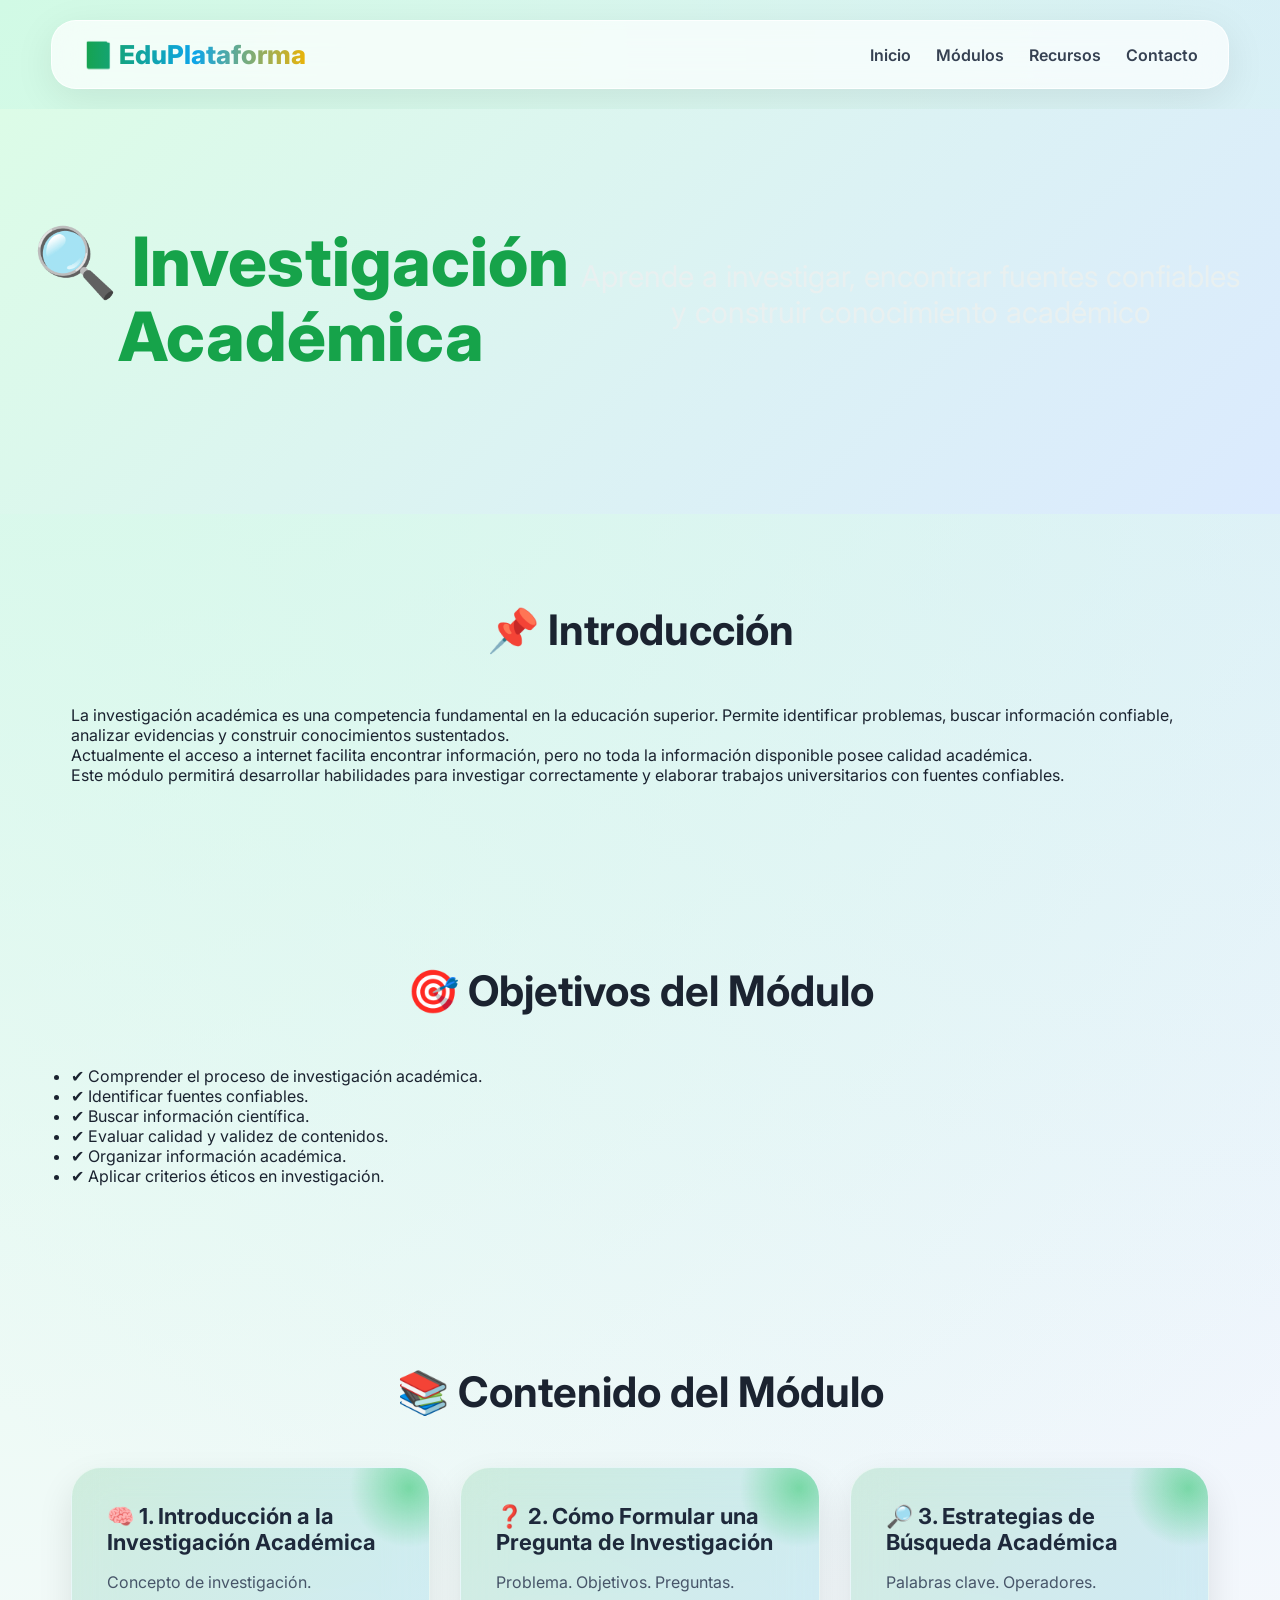
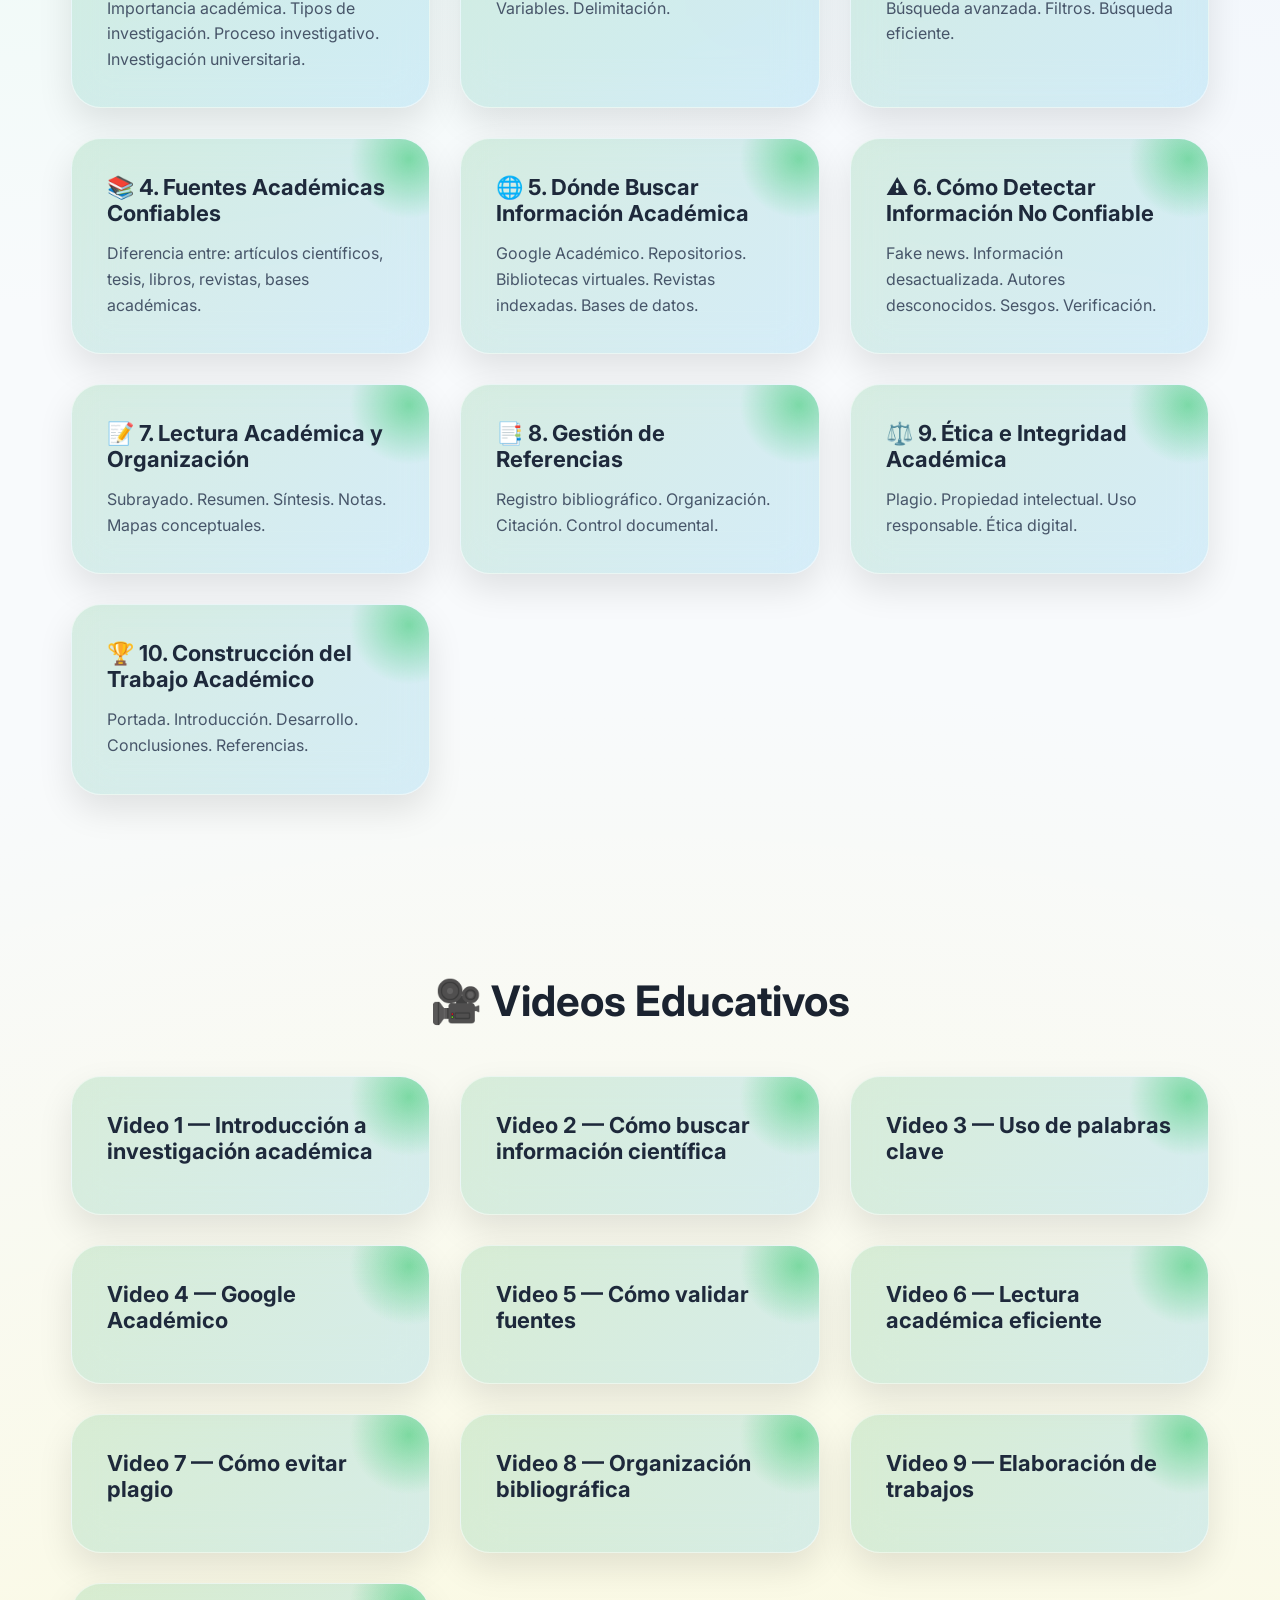
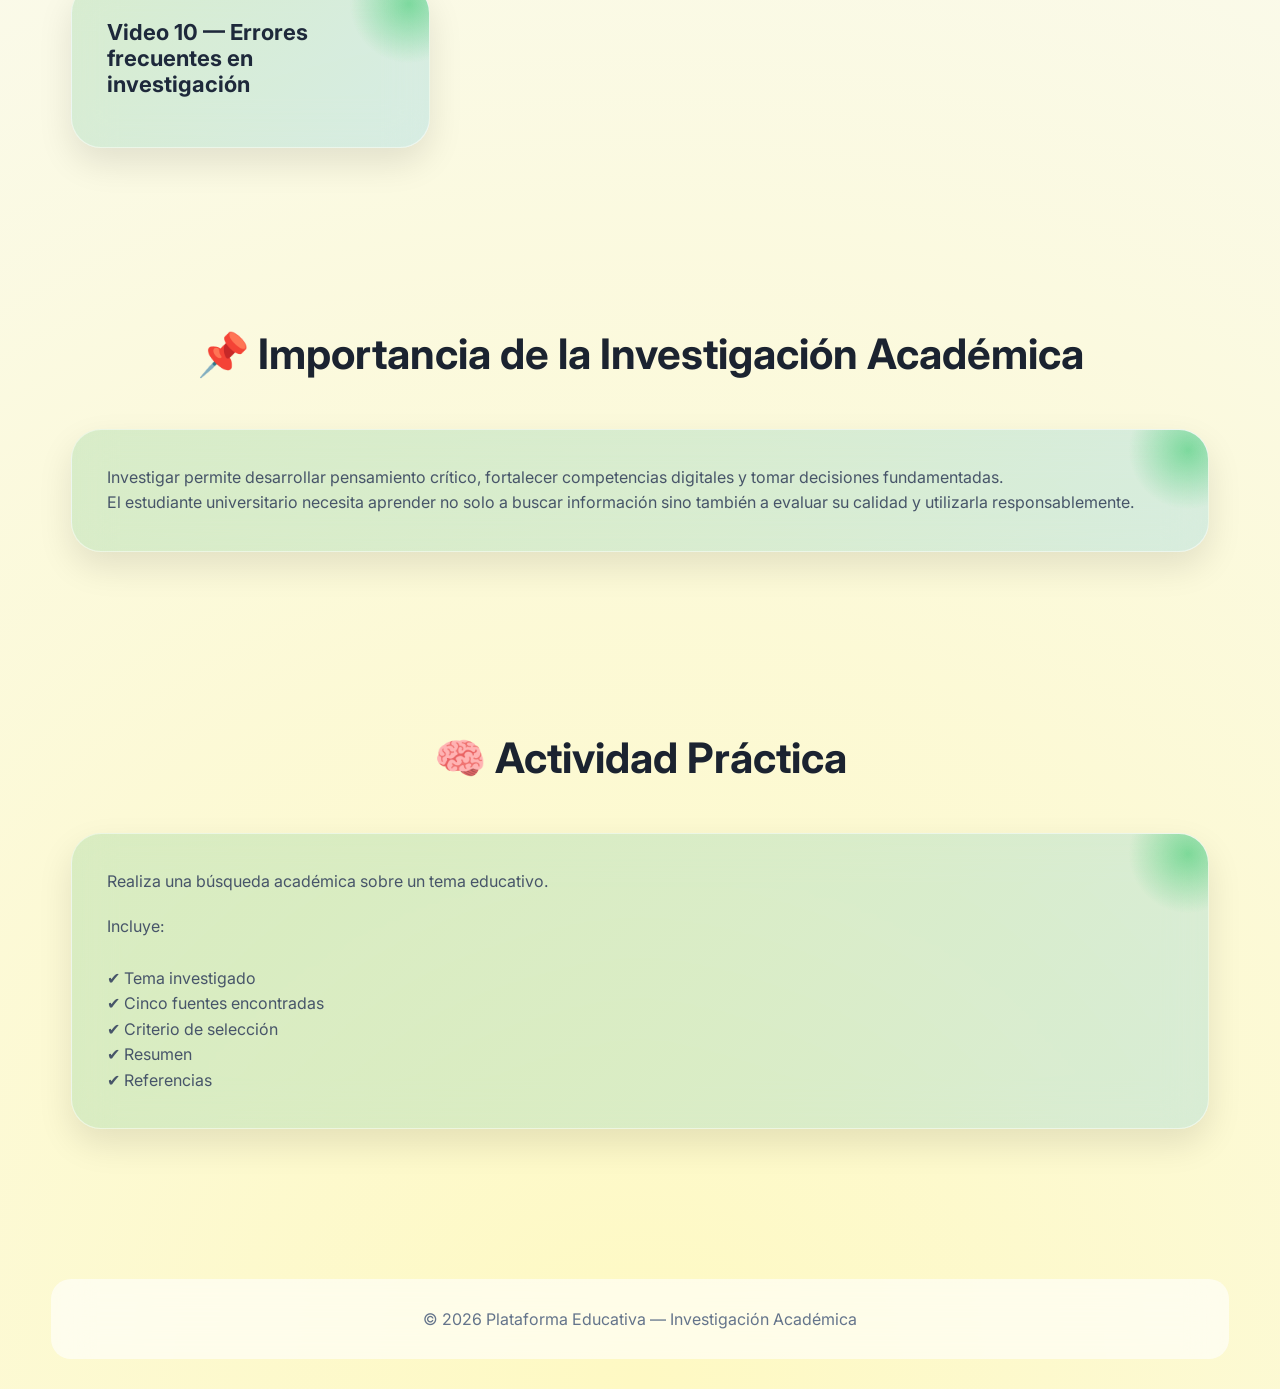
<file: PLATAFORMA-EDUCATIVA/modules/investigacion-academica.html>
<!DOCTYPE html>

<html lang="es">

<head>

<meta charset="UTF-8">

<title>Investigación Académica</title>

<link rel="stylesheet" href="../css/style.css">

</head>

<body>

<!-- NAVBAR -->

<header class="navbar">

<div class="logo">
📘 EduPlataforma
</div>

<nav>

<a href="../index.html">Inicio</a> <a href="../pages/modules.html">Módulos</a> <a href="../pages/recursos.html">Recursos</a> <a href="../pages/contacto.html">Contacto</a>

</nav>

</header>

<!-- HERO -->

<section class="hero small">

<h1>
🔍 Investigación Académica
</h1>

<p>

Aprende a investigar, encontrar fuentes confiables y construir conocimiento académico

</p>

</section>

<!-- INTRODUCCIÓN -->

<section class="section">

<h2 class="section-title">

📌 Introducción

</h2>

<p>

La investigación académica es una competencia fundamental en la educación superior.

Permite identificar problemas, buscar información confiable, analizar evidencias y construir conocimientos sustentados.

</p>

<p>

Actualmente el acceso a internet facilita encontrar información, pero no toda la información disponible posee calidad académica.

</p>

<p>

Este módulo permitirá desarrollar habilidades para investigar correctamente y elaborar trabajos universitarios con fuentes confiables.

</p>

</section>

<!-- OBJETIVOS -->

<section class="section">

<h2 class="section-title">

🎯 Objetivos del Módulo

</h2>

<ul>

<li>✔ Comprender el proceso de investigación académica.</li>

<li>✔ Identificar fuentes confiables.</li>

<li>✔ Buscar información científica.</li>

<li>✔ Evaluar calidad y validez de contenidos.</li>

<li>✔ Organizar información académica.</li>

<li>✔ Aplicar criterios éticos en investigación.</li>

</ul>

</section>

<!-- CONTENIDO -->

<section class="section">

<h2 class="section-title">

📚 Contenido del Módulo

</h2>

<div class="grid">

<div class="card">

<h3>
🧠 1. Introducción a la Investigación Académica
</h3>

<p>

Concepto de investigación.

Importancia académica.

Tipos de investigación.

Proceso investigativo.

Investigación universitaria.

</p>

</div>

<div class="card">

<h3>
❓ 2. Cómo Formular una Pregunta de Investigación
</h3>

<p>

Problema.

Objetivos.

Preguntas.

Variables.

Delimitación.

</p>

</div>

<div class="card">

<h3>
🔎 3. Estrategias de Búsqueda Académica
</h3>

<p>

Palabras clave.

Operadores.

Búsqueda avanzada.

Filtros.

Búsqueda eficiente.

</p>

</div>

<div class="card">

<h3>
📚 4. Fuentes Académicas Confiables
</h3>

<p>

Diferencia entre:

artículos científicos,

tesis,

libros,

revistas,

bases académicas.

</p>

</div>

<div class="card">

<h3>
🌐 5. Dónde Buscar Información Académica
</h3>

<p>

Google Académico.

Repositorios.

Bibliotecas virtuales.

Revistas indexadas.

Bases de datos.

</p>

</div>

<div class="card">

<h3>
⚠️ 6. Cómo Detectar Información No Confiable
</h3>

<p>

Fake news.

Información desactualizada.

Autores desconocidos.

Sesgos.

Verificación.

</p>

</div>

<div class="card">

<h3>
📝 7. Lectura Académica y Organización
</h3>

<p>

Subrayado.

Resumen.

Síntesis.

Notas.

Mapas conceptuales.

</p>

</div>

<div class="card">

<h3>
📑 8. Gestión de Referencias
</h3>

<p>

Registro bibliográfico.

Organización.

Citación.

Control documental.

</p>

</div>

<div class="card">

<h3>
⚖️ 9. Ética e Integridad Académica
</h3>

<p>

Plagio.

Propiedad intelectual.

Uso responsable.

Ética digital.

</p>

</div>

<div class="card">

<h3>
🏆 10. Construcción del Trabajo Académico
</h3>

<p>

Portada.

Introducción.

Desarrollo.

Conclusiones.

Referencias.

</p>

</div>

</div>

</section>

<!-- VIDEOS -->

<section class="section">

<h2 class="section-title">

🎥 Videos Educativos

</h2>

<div class="grid">

<div class="card">
<h3>Video 1 — Introducción a investigación académica</h3>
</div>

<div class="card">
<h3>Video 2 — Cómo buscar información científica</h3>
</div>

<div class="card">
<h3>Video 3 — Uso de palabras clave</h3>
</div>

<div class="card">
<h3>Video 4 — Google Académico</h3>
</div>

<div class="card">
<h3>Video 5 — Cómo validar fuentes</h3>
</div>

<div class="card">
<h3>Video 6 — Lectura académica eficiente</h3>
</div>

<div class="card">
<h3>Video 7 — Cómo evitar plagio</h3>
</div>

<div class="card">
<h3>Video 8 — Organización bibliográfica</h3>
</div>

<div class="card">
<h3>Video 9 — Elaboración de trabajos</h3>
</div>

<div class="card">
<h3>Video 10 — Errores frecuentes en investigación</h3>
</div>

</div>

</section>

<!-- IMPORTANCIA -->

<section class="section">

<h2 class="section-title">

📌 Importancia de la Investigación Académica

</h2>

<div class="card">

<p>

Investigar permite desarrollar pensamiento crítico, fortalecer competencias digitales y tomar decisiones fundamentadas.

</p>

<p>

El estudiante universitario necesita aprender no solo a buscar información sino también a evaluar su calidad y utilizarla responsablemente.

</p>

</div>

</section>

<!-- ACTIVIDAD -->

<section class="section">

<h2 class="section-title">

🧠 Actividad Práctica

</h2>

<div class="card">

<p>

Realiza una búsqueda académica sobre un tema educativo.

</p>

<br>

<p>

Incluye:

<br><br>

✔ Tema investigado

<br>

✔ Cinco fuentes encontradas

<br>

✔ Criterio de selección

<br>

✔ Resumen

<br>

✔ Referencias

</p>

</div>

</section>

<!-- FOOTER -->

<footer class="footer">

<p>

© 2026 Plataforma Educativa — Investigación Académica

</p>

</footer>

</body>

</html>
</file>
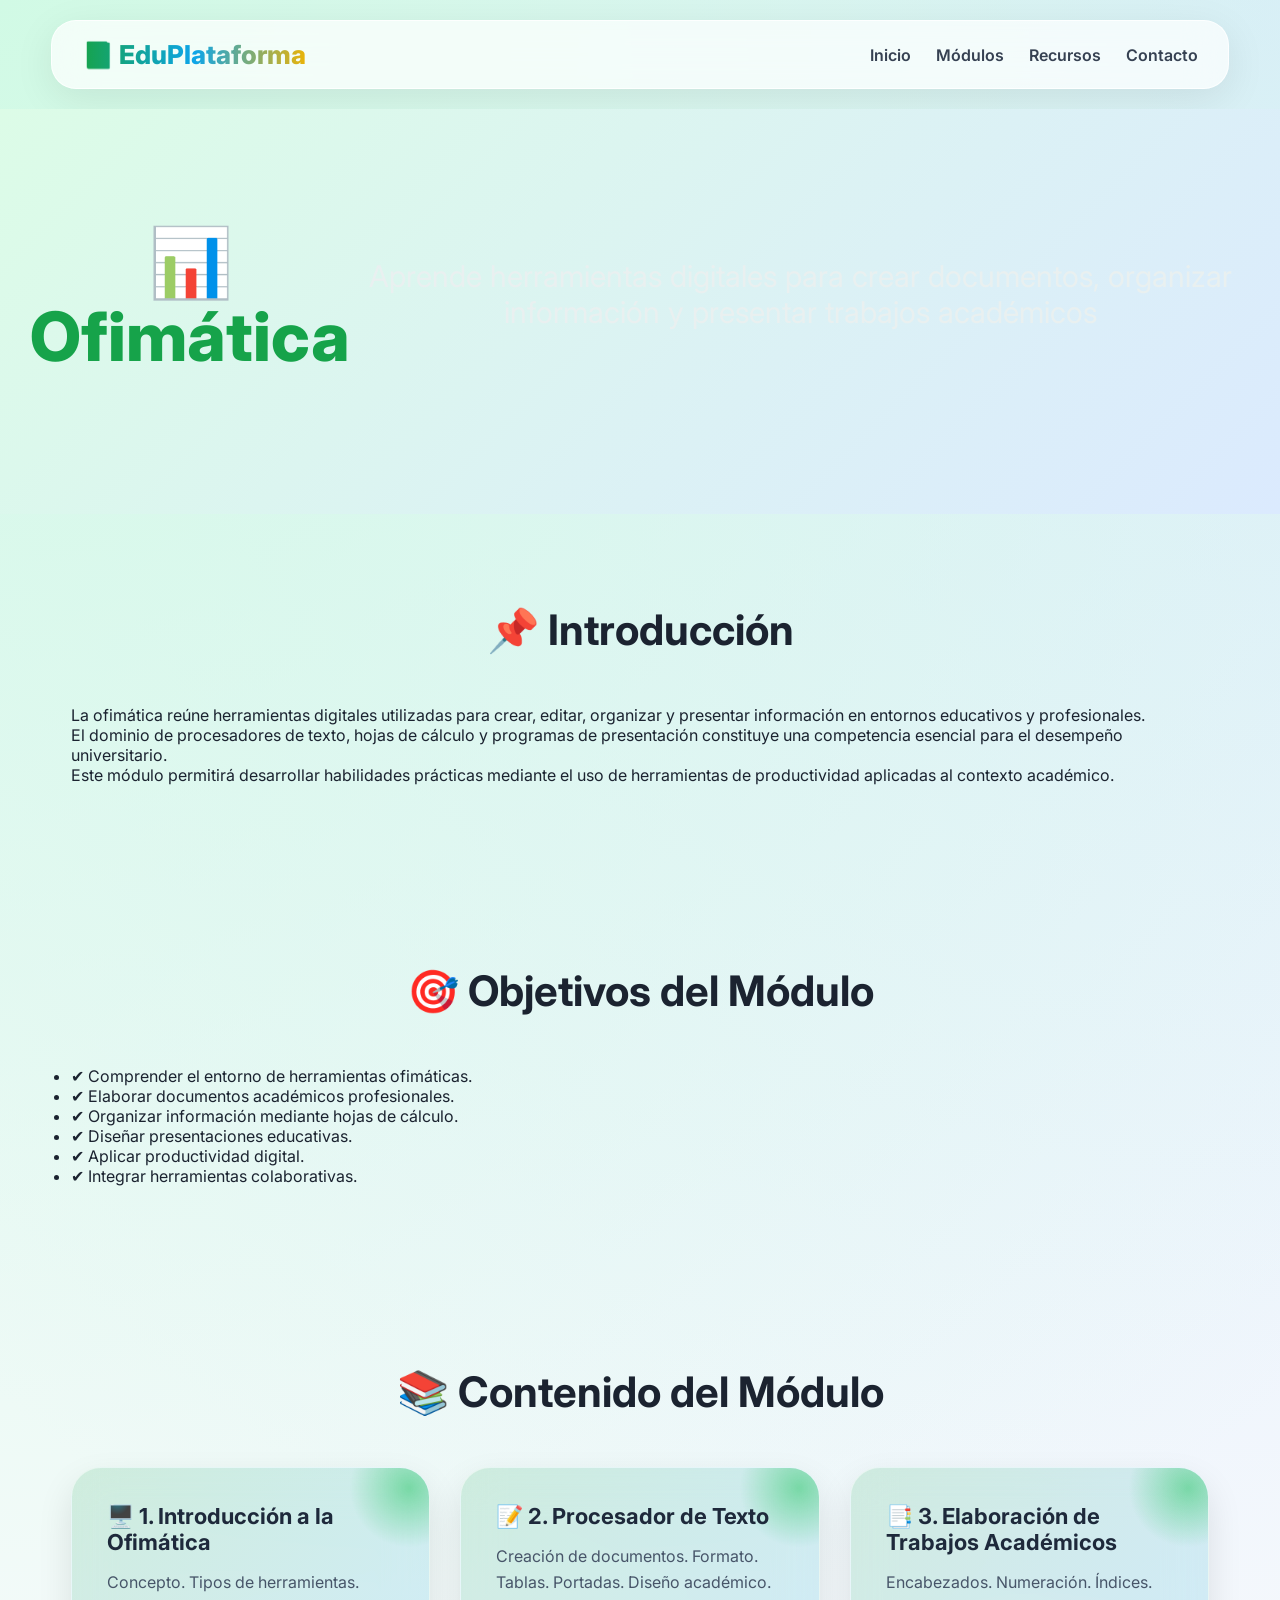
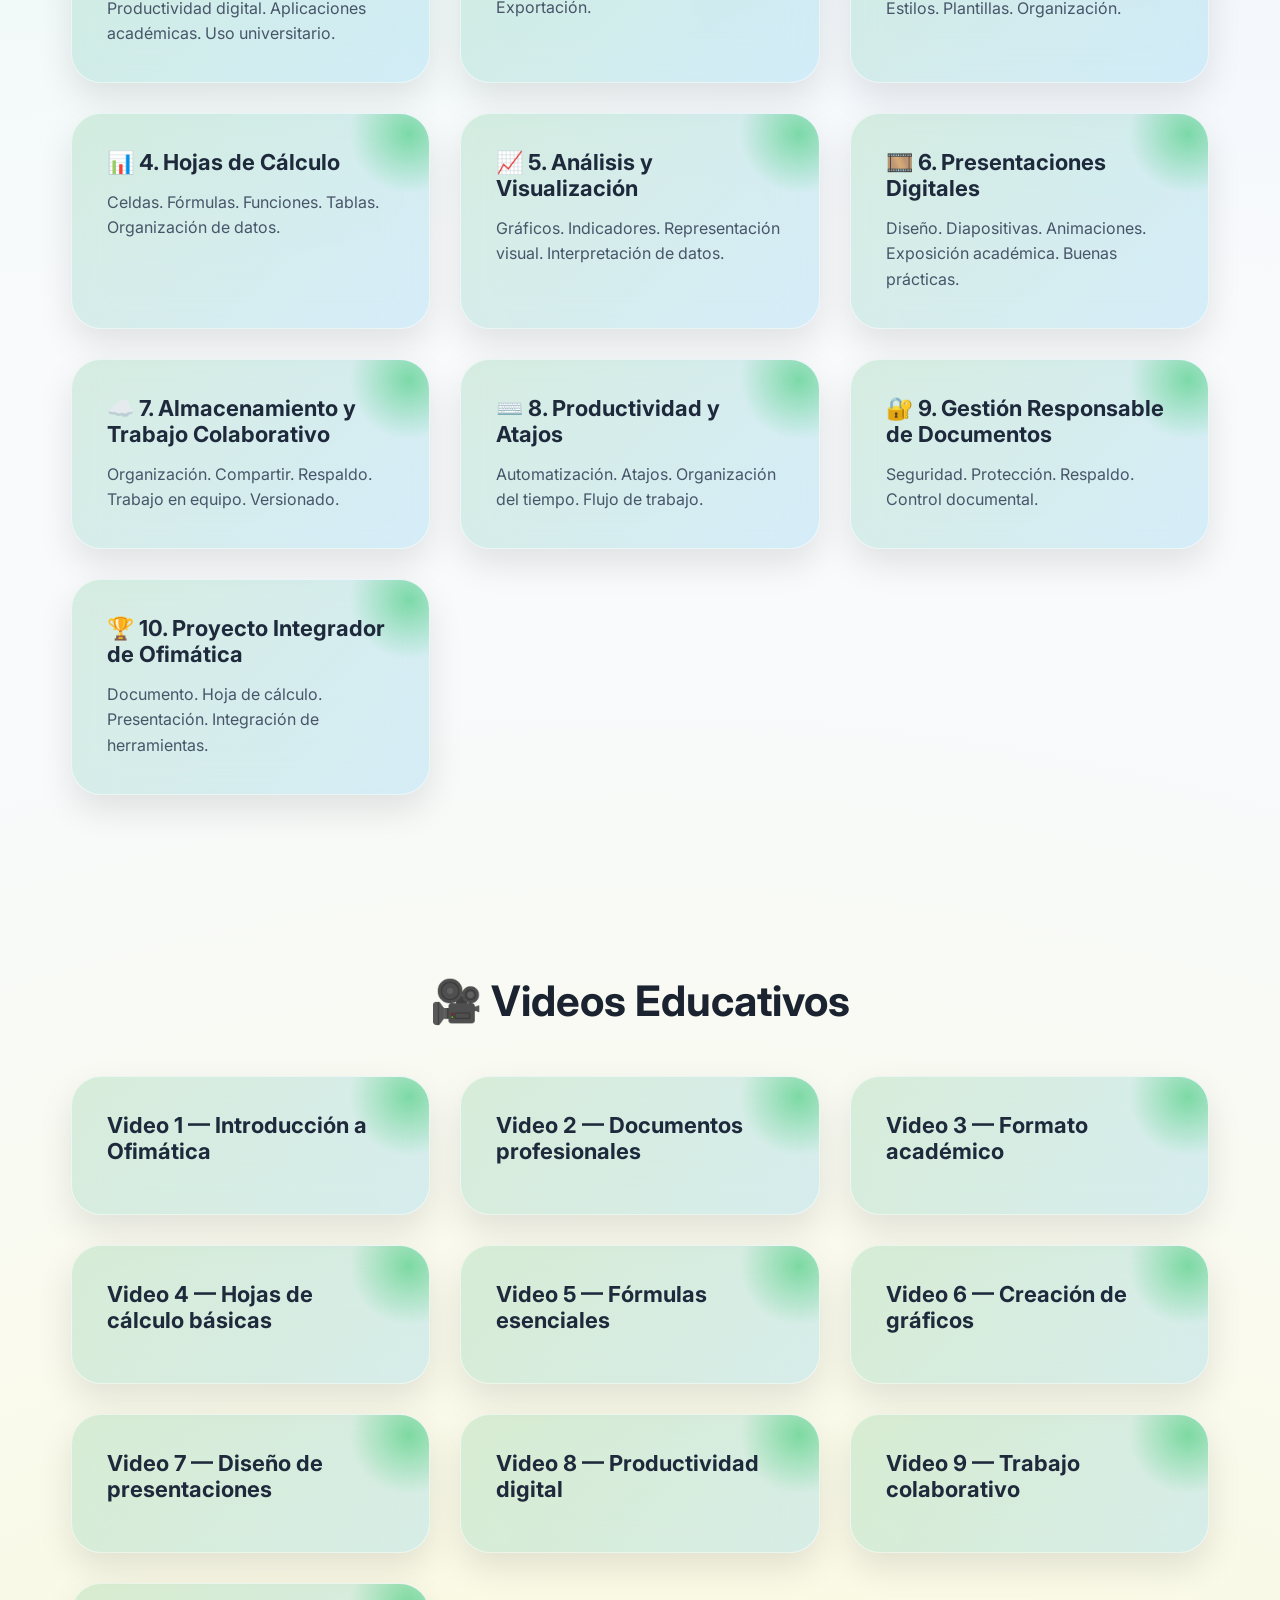
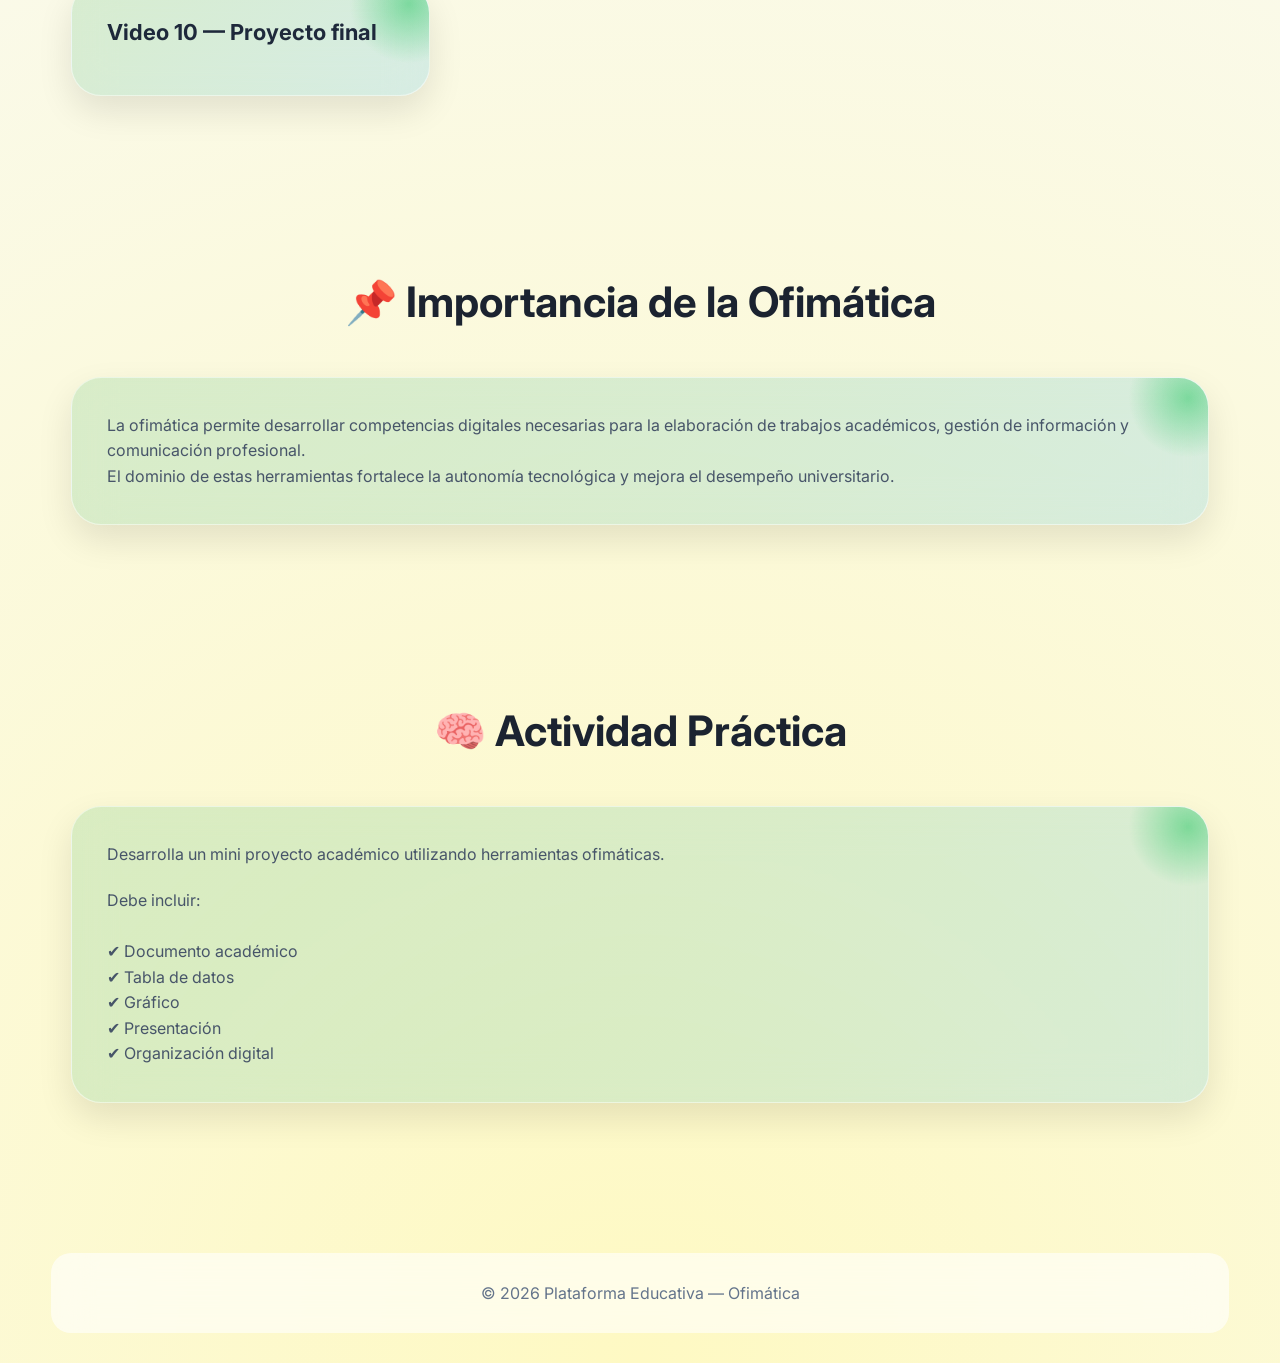
<file: PLATAFORMA-EDUCATIVA/modules/ofimatica.html>
<!DOCTYPE html>

<html lang="es">

<head>

<meta charset="UTF-8">

<title>Ofimática</title>

<link rel="stylesheet" href="../css/style.css">

</head>

<body>

<!-- NAVBAR -->

<header class="navbar">

<div class="logo">
📘 EduPlataforma
</div>

<nav>

<a href="../index.html">Inicio</a> <a href="../pages/modules.html">Módulos</a> <a href="../pages/recursos.html">Recursos</a> <a href="../pages/contacto.html">Contacto</a>

</nav>

</header>

<!-- HERO -->

<section class="hero small">

<h1>
📊 Ofimática
</h1>

<p>

Aprende herramientas digitales para crear documentos, organizar información y presentar trabajos académicos

</p>

</section>

<!-- INTRODUCCIÓN -->

<section class="section">

<h2 class="section-title">

📌 Introducción

</h2>

<p>

La ofimática reúne herramientas digitales utilizadas para crear,
editar, organizar y presentar información en entornos educativos
y profesionales.

</p>

<p>

El dominio de procesadores de texto, hojas de cálculo y programas
de presentación constituye una competencia esencial para el
desempeño universitario.

</p>

<p>

Este módulo permitirá desarrollar habilidades prácticas mediante
el uso de herramientas de productividad aplicadas al contexto académico.

</p>

</section>

<!-- OBJETIVOS -->

<section class="section">

<h2 class="section-title">

🎯 Objetivos del Módulo

</h2>

<ul>

<li>✔ Comprender el entorno de herramientas ofimáticas.</li>

<li>✔ Elaborar documentos académicos profesionales.</li>

<li>✔ Organizar información mediante hojas de cálculo.</li>

<li>✔ Diseñar presentaciones educativas.</li>

<li>✔ Aplicar productividad digital.</li>

<li>✔ Integrar herramientas colaborativas.</li>

</ul>

</section>

<!-- CONTENIDO -->

<section class="section">

<h2 class="section-title">

📚 Contenido del Módulo

</h2>

<div class="grid">

<div class="card">

<h3>
🖥️ 1. Introducción a la Ofimática
</h3>

<p>

Concepto.

Tipos de herramientas.

Productividad digital.

Aplicaciones académicas.

Uso universitario.

</p>

</div>

<div class="card">

<h3>
📝 2. Procesador de Texto
</h3>

<p>

Creación de documentos.

Formato.

Tablas.

Portadas.

Diseño académico.

Exportación.

</p>

</div>

<div class="card">

<h3>
📑 3. Elaboración de Trabajos Académicos
</h3>

<p>

Encabezados.

Numeración.

Índices.

Estilos.

Plantillas.

Organización.

</p>

</div>

<div class="card">

<h3>
📊 4. Hojas de Cálculo
</h3>

<p>

Celdas.

Fórmulas.

Funciones.

Tablas.

Organización de datos.

</p>

</div>

<div class="card">

<h3>
📈 5. Análisis y Visualización
</h3>

<p>

Gráficos.

Indicadores.

Representación visual.

Interpretación de datos.

</p>

</div>

<div class="card">

<h3>
🎞️ 6. Presentaciones Digitales
</h3>

<p>

Diseño.

Diapositivas.

Animaciones.

Exposición académica.

Buenas prácticas.

</p>

</div>

<div class="card">

<h3>
☁️ 7. Almacenamiento y Trabajo Colaborativo
</h3>

<p>

Organización.

Compartir.

Respaldo.

Trabajo en equipo.

Versionado.

</p>

</div>

<div class="card">

<h3>
⌨️ 8. Productividad y Atajos
</h3>

<p>

Automatización.

Atajos.

Organización del tiempo.

Flujo de trabajo.

</p>

</div>

<div class="card">

<h3>
🔐 9. Gestión Responsable de Documentos
</h3>

<p>

Seguridad.

Protección.

Respaldo.

Control documental.

</p>

</div>

<div class="card">

<h3>
🏆 10. Proyecto Integrador de Ofimática
</h3>

<p>

Documento.

Hoja de cálculo.

Presentación.

Integración de herramientas.

</p>

</div>

</div>

</section>

<!-- VIDEOS -->

<section class="section">

<h2 class="section-title">

🎥 Videos Educativos

</h2>

<div class="grid">

<div class="card">
<h3>Video 1 — Introducción a Ofimática</h3>
</div>

<div class="card">
<h3>Video 2 — Documentos profesionales</h3>
</div>

<div class="card">
<h3>Video 3 — Formato académico</h3>
</div>

<div class="card">
<h3>Video 4 — Hojas de cálculo básicas</h3>
</div>

<div class="card">
<h3>Video 5 — Fórmulas esenciales</h3>
</div>

<div class="card">
<h3>Video 6 — Creación de gráficos</h3>
</div>

<div class="card">
<h3>Video 7 — Diseño de presentaciones</h3>
</div>

<div class="card">
<h3>Video 8 — Productividad digital</h3>
</div>

<div class="card">
<h3>Video 9 — Trabajo colaborativo</h3>
</div>

<div class="card">
<h3>Video 10 — Proyecto final</h3>
</div>

</div>

</section>

<!-- IMPORTANCIA -->

<section class="section">

<h2 class="section-title">

📌 Importancia de la Ofimática

</h2>

<div class="card">

<p>

La ofimática permite desarrollar competencias digitales necesarias
para la elaboración de trabajos académicos, gestión de información
y comunicación profesional.

</p>

<p>

El dominio de estas herramientas fortalece la autonomía tecnológica
y mejora el desempeño universitario.

</p>

</div>

</section>

<!-- ACTIVIDAD -->

<section class="section">

<h2 class="section-title">

🧠 Actividad Práctica

</h2>

<div class="card">

<p>

Desarrolla un mini proyecto académico utilizando herramientas ofimáticas.

</p>

<br>

<p>

Debe incluir:

<br><br>

✔ Documento académico

<br>

✔ Tabla de datos

<br>

✔ Gráfico

<br>

✔ Presentación

<br>

✔ Organización digital

</p>

</div>

</section>

<!-- FOOTER -->

<footer class="footer">

<p>

© 2026 Plataforma Educativa — Ofimática

</p>

</footer>

</body>

</html>
</file>
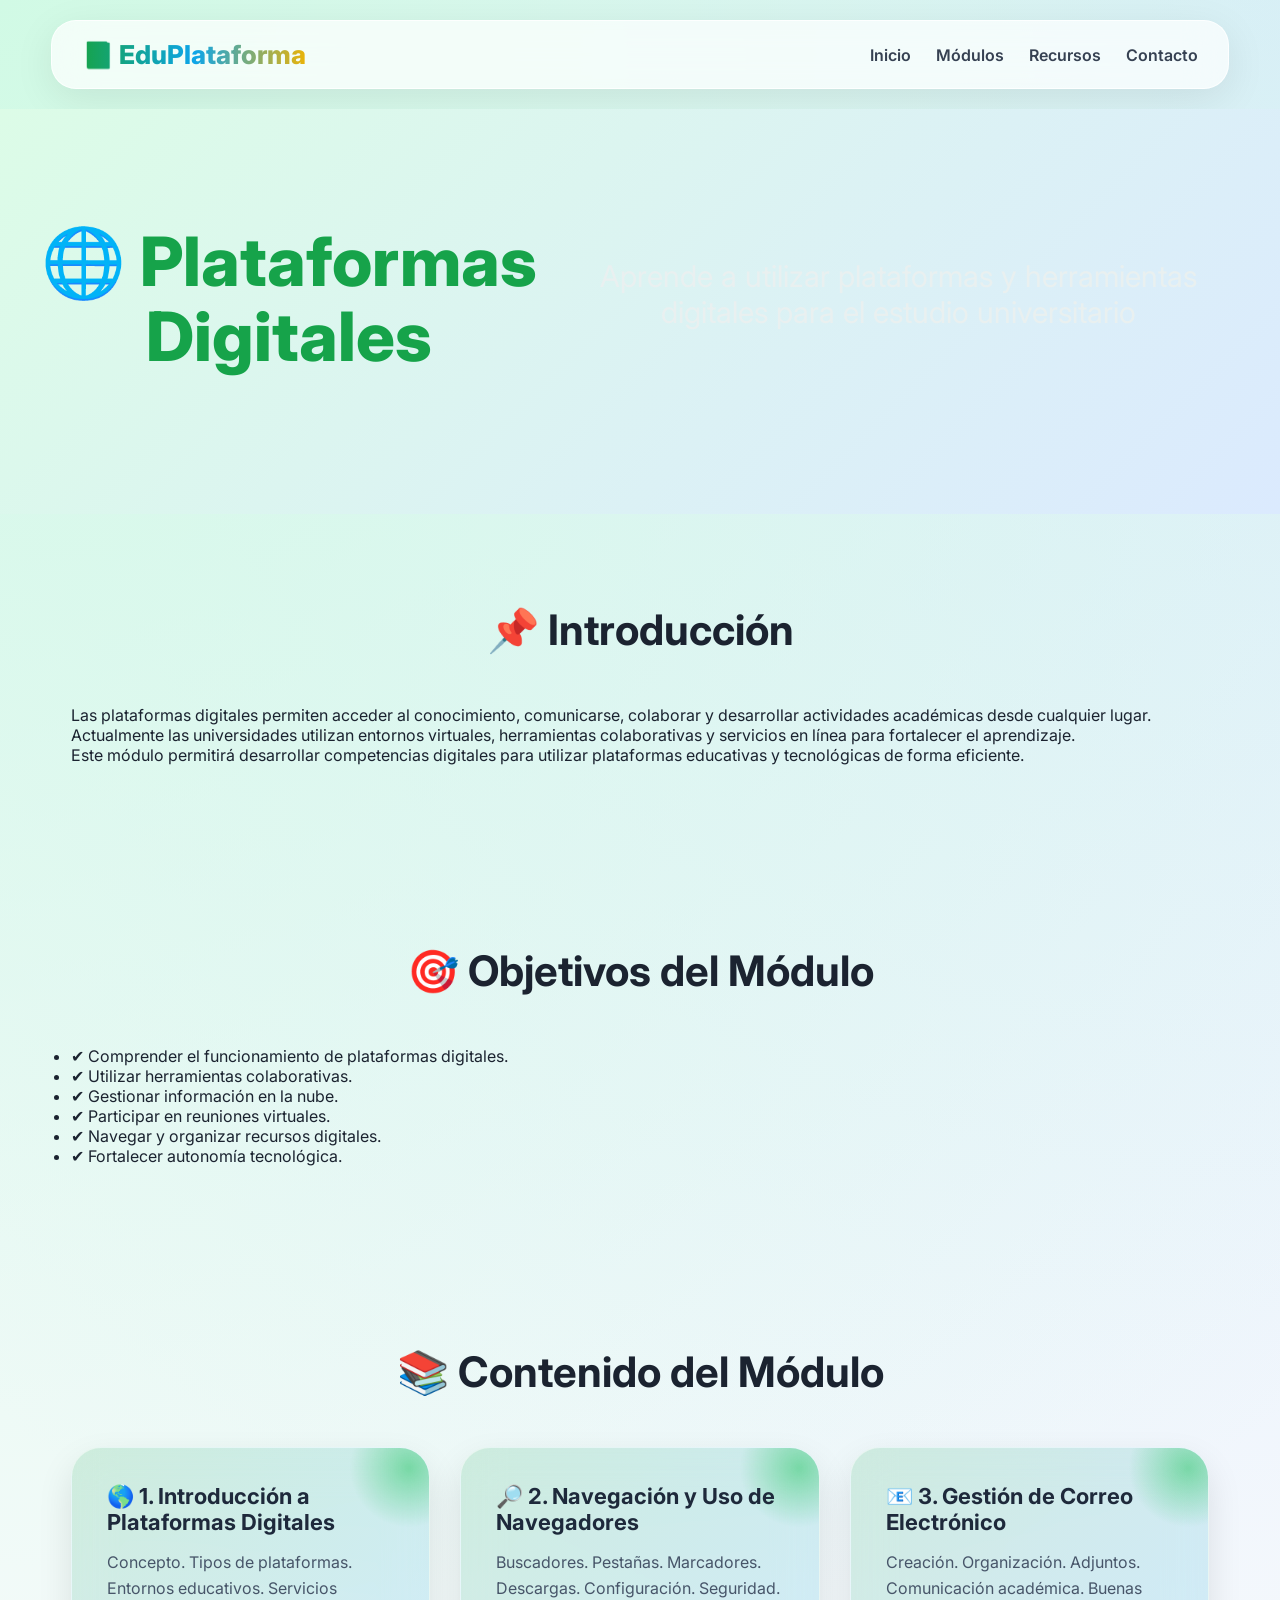
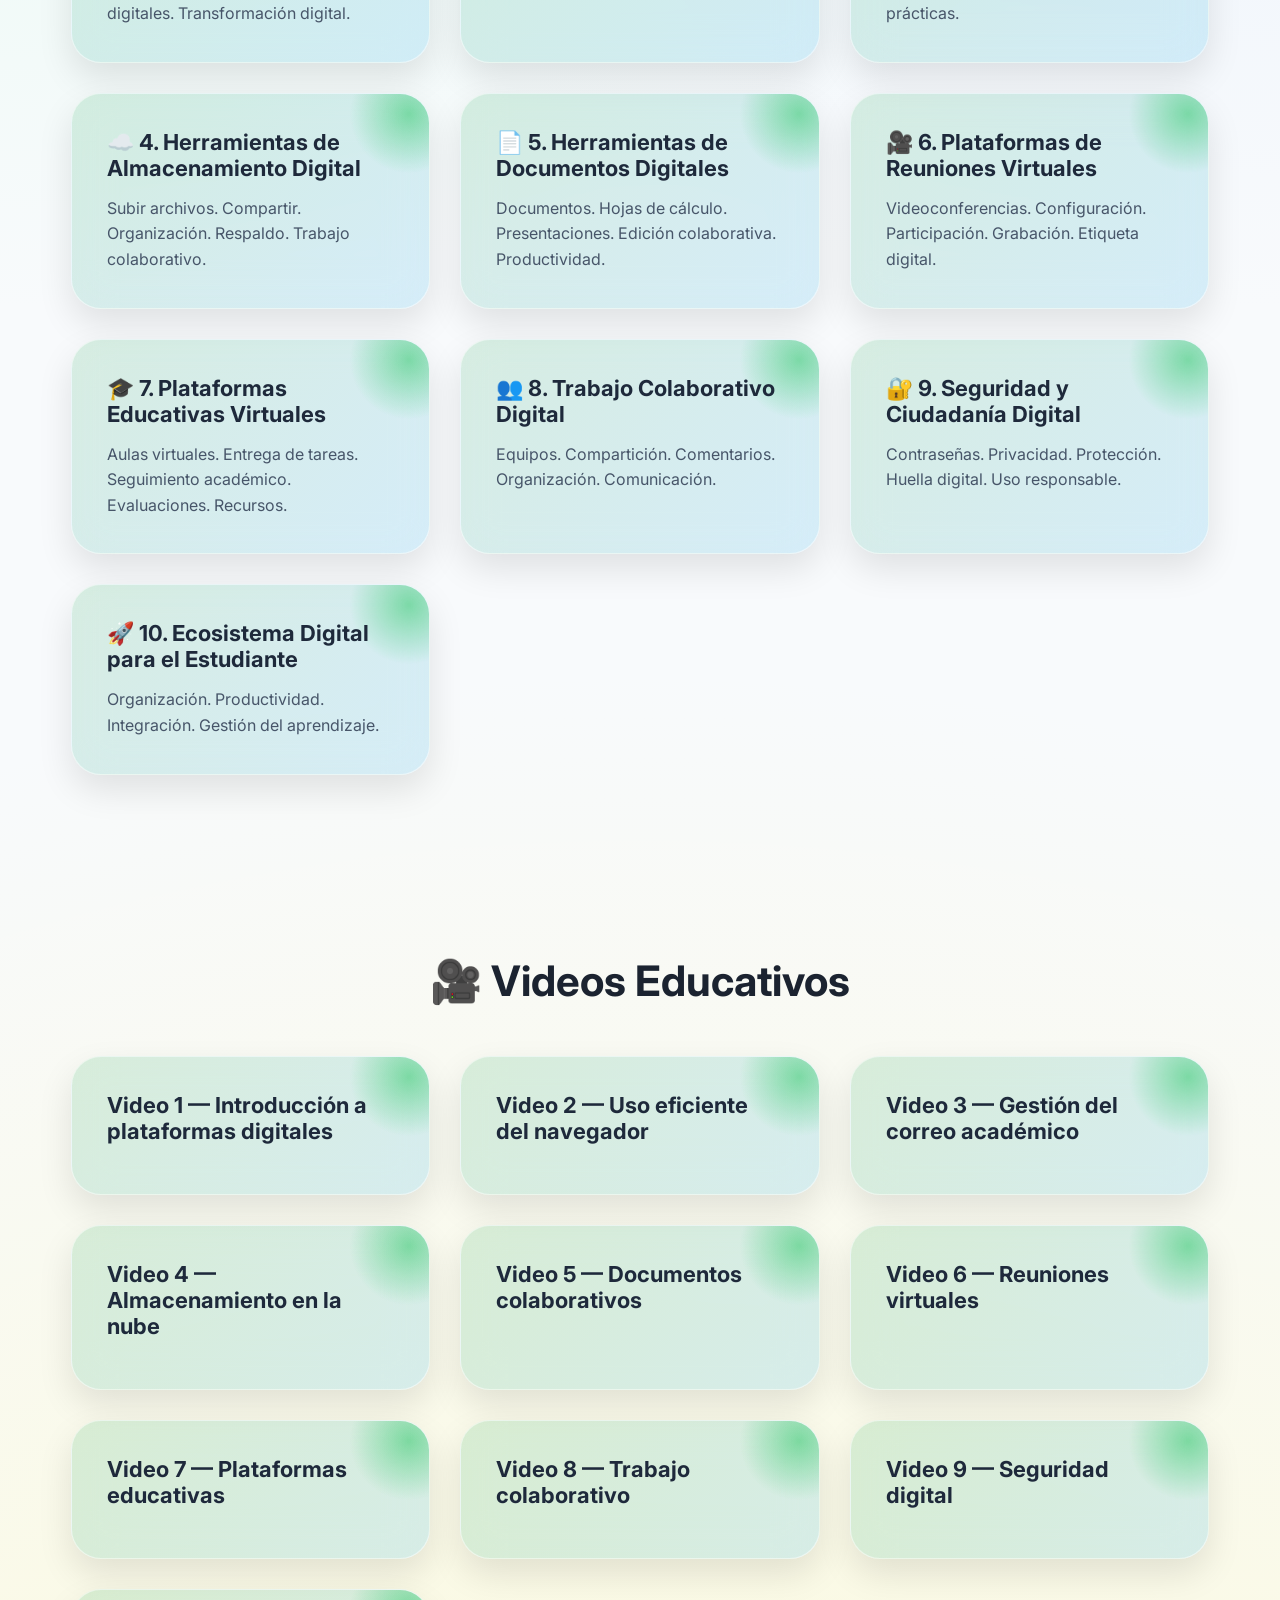
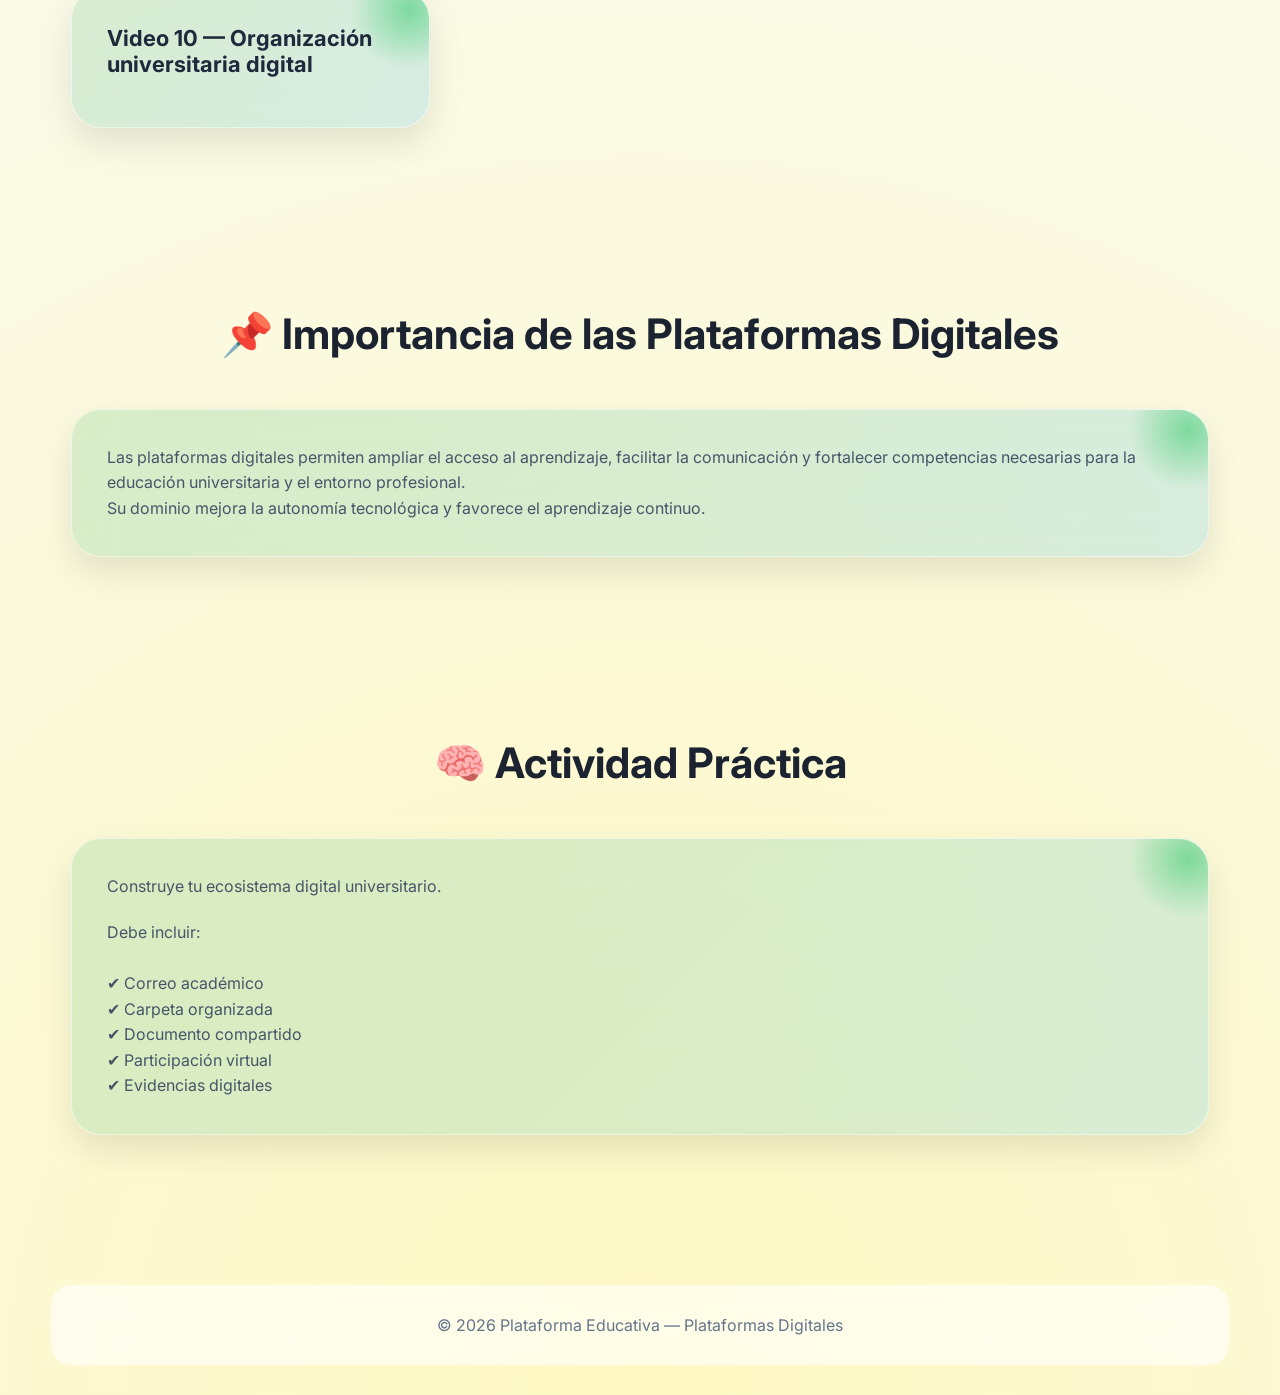
<file: PLATAFORMA-EDUCATIVA/modules/plataformas.html>
<!DOCTYPE html>

<html lang="es">

<head>

<meta charset="UTF-8">

<title>Plataformas Digitales</title>

<link rel="stylesheet" href="../css/style.css">

</head>

<body>

<!-- NAVBAR -->

<header class="navbar">

<div class="logo">
📘 EduPlataforma
</div>

<nav>

<a href="../index.html">Inicio</a> <a href="../pages/modules.html">Módulos</a> <a href="../pages/recursos.html">Recursos</a> <a href="../pages/contacto.html">Contacto</a>

</nav>

</header>

<!-- HERO -->

<section class="hero small">

<h1>
🌐 Plataformas Digitales
</h1>

<p>

Aprende a utilizar plataformas y herramientas digitales para el estudio universitario

</p>

</section>

<!-- INTRODUCCIÓN -->

<section class="section">

<h2 class="section-title">

📌 Introducción

</h2>

<p>

Las plataformas digitales permiten acceder al conocimiento,
comunicarse, colaborar y desarrollar actividades académicas
desde cualquier lugar.

</p>

<p>

Actualmente las universidades utilizan entornos virtuales,
herramientas colaborativas y servicios en línea para fortalecer
el aprendizaje.

</p>

<p>

Este módulo permitirá desarrollar competencias digitales
para utilizar plataformas educativas y tecnológicas de forma eficiente.

</p>

</section>

<!-- OBJETIVOS -->

<section class="section">

<h2 class="section-title">

🎯 Objetivos del Módulo

</h2>

<ul>

<li>✔ Comprender el funcionamiento de plataformas digitales.</li>

<li>✔ Utilizar herramientas colaborativas.</li>

<li>✔ Gestionar información en la nube.</li>

<li>✔ Participar en reuniones virtuales.</li>

<li>✔ Navegar y organizar recursos digitales.</li>

<li>✔ Fortalecer autonomía tecnológica.</li>

</ul>

</section>

<!-- CONTENIDO -->

<section class="section">

<h2 class="section-title">

📚 Contenido del Módulo

</h2>

<div class="grid">

<div class="card">

<h3>
🌎 1. Introducción a Plataformas Digitales
</h3>

<p>

Concepto.

Tipos de plataformas.

Entornos educativos.

Servicios digitales.

Transformación digital.

</p>

</div>

<div class="card">

<h3>
🔎 2. Navegación y Uso de Navegadores
</h3>

<p>

Buscadores.

Pestañas.

Marcadores.

Descargas.

Configuración.

Seguridad.

</p>

</div>

<div class="card">

<h3>
📧 3. Gestión de Correo Electrónico
</h3>

<p>

Creación.

Organización.

Adjuntos.

Comunicación académica.

Buenas prácticas.

</p>

</div>

<div class="card">

<h3>
☁️ 4. Herramientas de Almacenamiento Digital
</h3>

<p>

Subir archivos.

Compartir.

Organización.

Respaldo.

Trabajo colaborativo.

</p>

</div>

<div class="card">

<h3>
📄 5. Herramientas de Documentos Digitales
</h3>

<p>

Documentos.

Hojas de cálculo.

Presentaciones.

Edición colaborativa.

Productividad.

</p>

</div>

<div class="card">

<h3>
🎥 6. Plataformas de Reuniones Virtuales
</h3>

<p>

Videoconferencias.

Configuración.

Participación.

Grabación.

Etiqueta digital.

</p>

</div>

<div class="card">

<h3>
🎓 7. Plataformas Educativas Virtuales
</h3>

<p>

Aulas virtuales.

Entrega de tareas.

Seguimiento académico.

Evaluaciones.

Recursos.

</p>

</div>

<div class="card">

<h3>
👥 8. Trabajo Colaborativo Digital
</h3>

<p>

Equipos.

Compartición.

Comentarios.

Organización.

Comunicación.

</p>

</div>

<div class="card">

<h3>
🔐 9. Seguridad y Ciudadanía Digital
</h3>

<p>

Contraseñas.

Privacidad.

Protección.

Huella digital.

Uso responsable.

</p>

</div>

<div class="card">

<h3>
🚀 10. Ecosistema Digital para el Estudiante
</h3>

<p>

Organización.

Productividad.

Integración.

Gestión del aprendizaje.

</p>

</div>

</div>

</section>

<!-- VIDEOS -->

<section class="section">

<h2 class="section-title">

🎥 Videos Educativos

</h2>

<div class="grid">

<div class="card">
<h3>Video 1 — Introducción a plataformas digitales</h3>
</div>

<div class="card">
<h3>Video 2 — Uso eficiente del navegador</h3>
</div>

<div class="card">
<h3>Video 3 — Gestión del correo académico</h3>
</div>

<div class="card">
<h3>Video 4 — Almacenamiento en la nube</h3>
</div>

<div class="card">
<h3>Video 5 — Documentos colaborativos</h3>
</div>

<div class="card">
<h3>Video 6 — Reuniones virtuales</h3>
</div>

<div class="card">
<h3>Video 7 — Plataformas educativas</h3>
</div>

<div class="card">
<h3>Video 8 — Trabajo colaborativo</h3>
</div>

<div class="card">
<h3>Video 9 — Seguridad digital</h3>
</div>

<div class="card">
<h3>Video 10 — Organización universitaria digital</h3>
</div>

</div>

</section>

<!-- IMPORTANCIA -->

<section class="section">

<h2 class="section-title">

📌 Importancia de las Plataformas Digitales

</h2>

<div class="card">

<p>

Las plataformas digitales permiten ampliar el acceso al aprendizaje,
facilitar la comunicación y fortalecer competencias necesarias para
la educación universitaria y el entorno profesional.

</p>

<p>

Su dominio mejora la autonomía tecnológica y favorece el aprendizaje continuo.

</p>

</div>

</section>

<!-- ACTIVIDAD -->

<section class="section">

<h2 class="section-title">

🧠 Actividad Práctica

</h2>

<div class="card">

<p>

Construye tu ecosistema digital universitario.

</p>

<br>

<p>

Debe incluir:

<br><br>

✔ Correo académico

<br>

✔ Carpeta organizada

<br>

✔ Documento compartido

<br>

✔ Participación virtual

<br>

✔ Evidencias digitales

</p>

</div>

</section>

<!-- FOOTER -->

<footer class="footer">

<p>

© 2026 Plataforma Educativa — Plataformas Digitales

</p>

</footer>

</body>

</html>
</file>
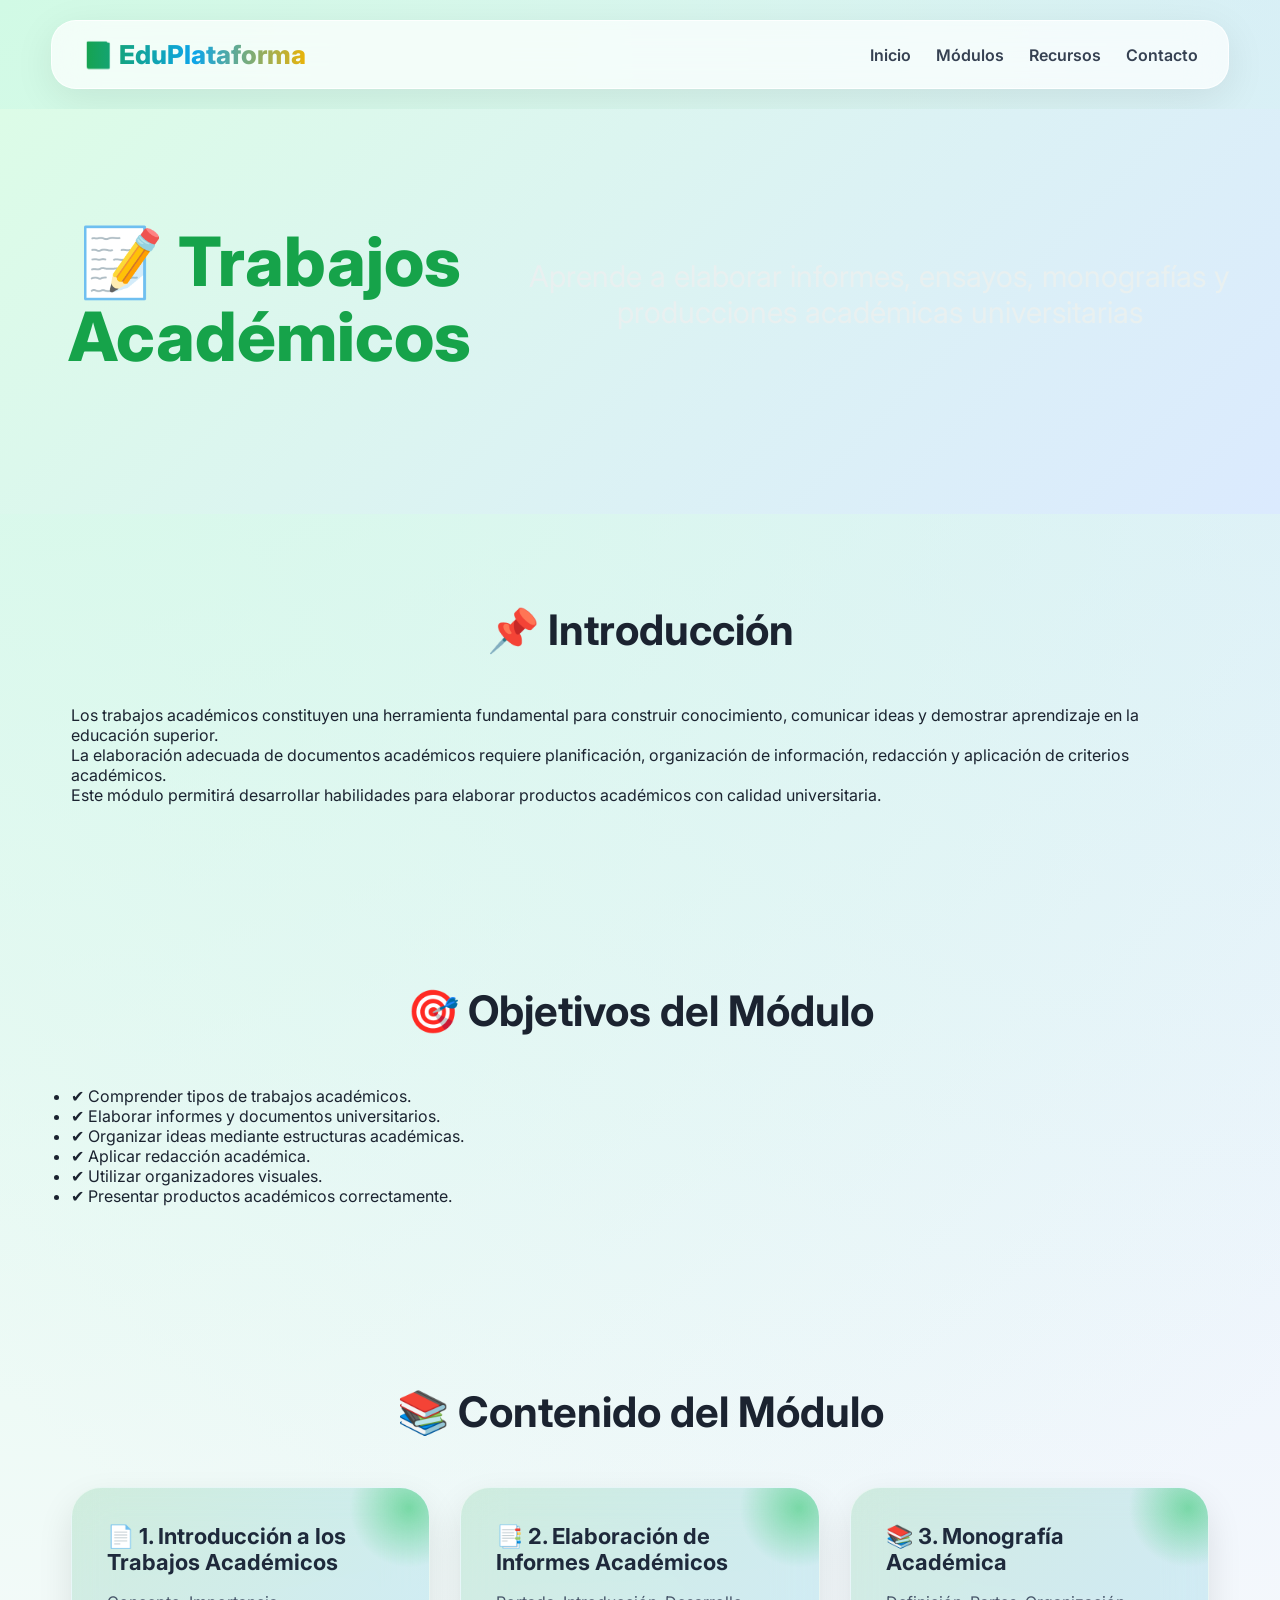
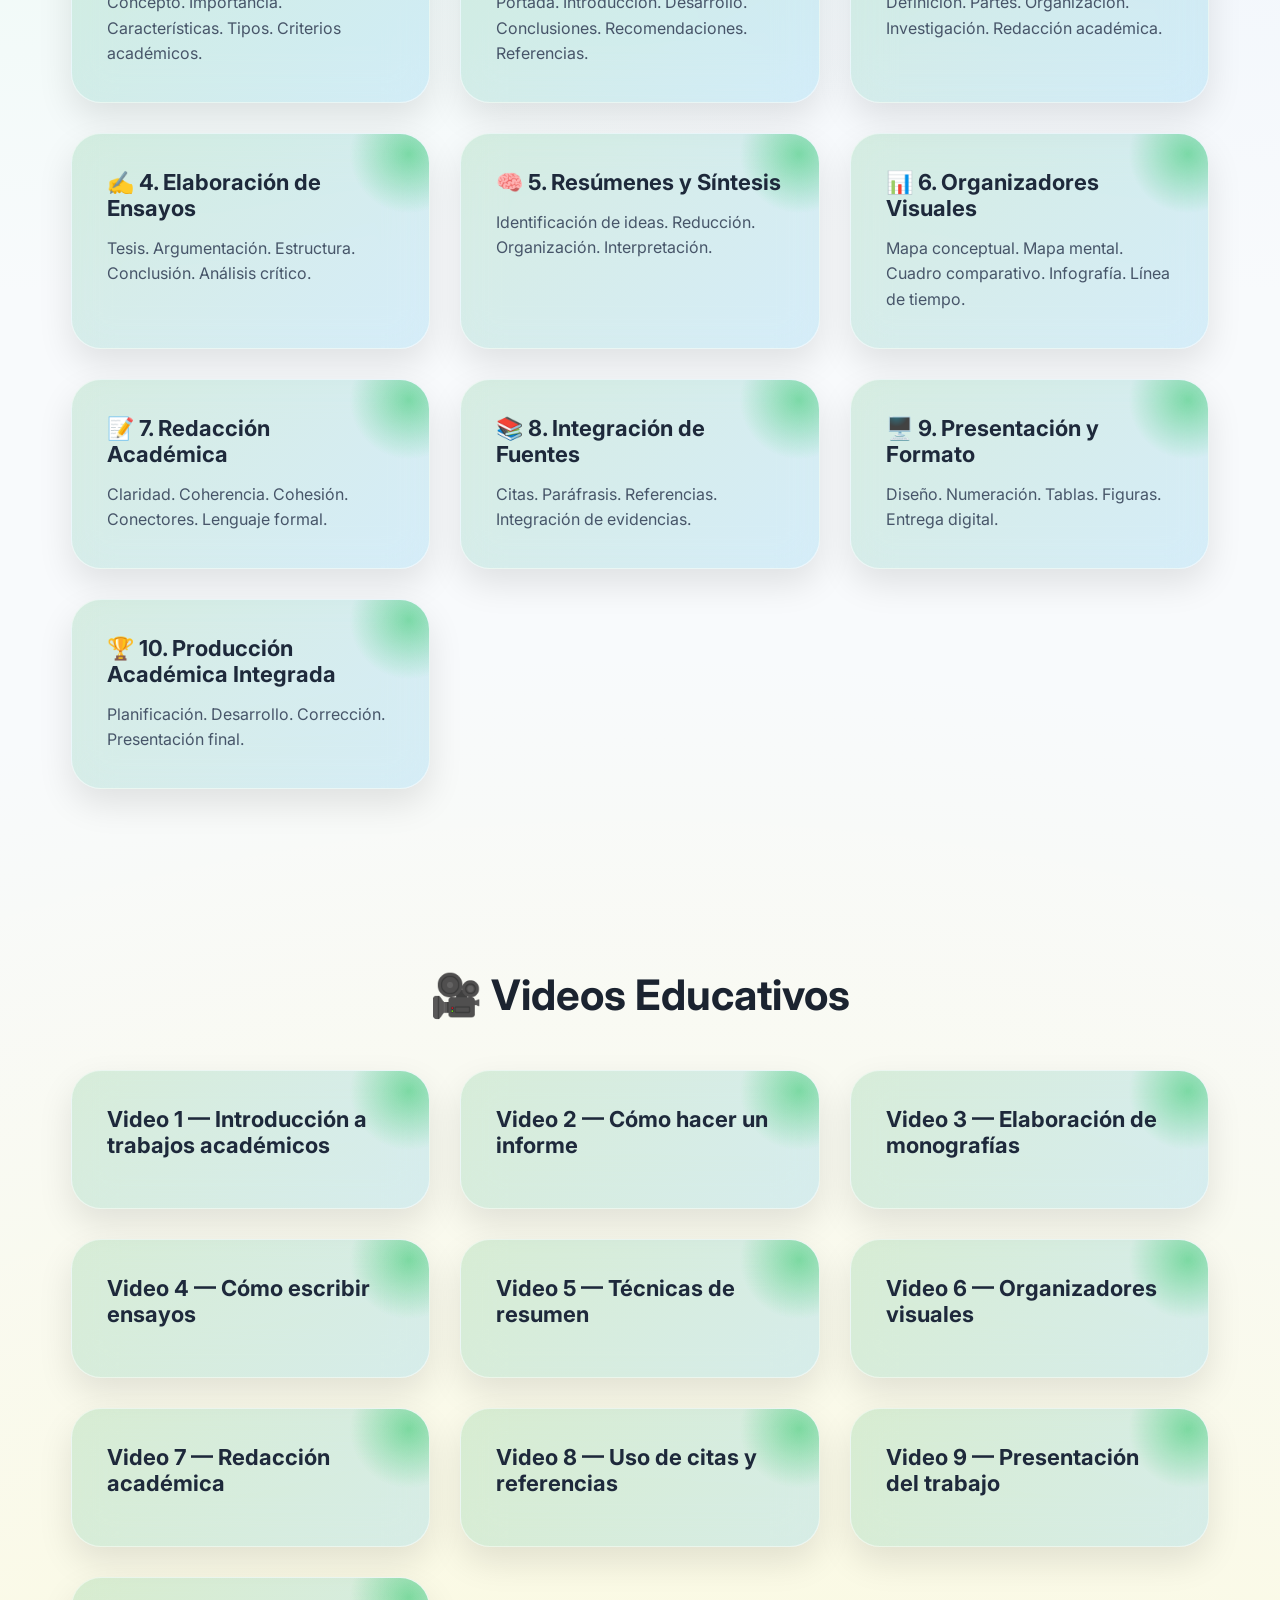
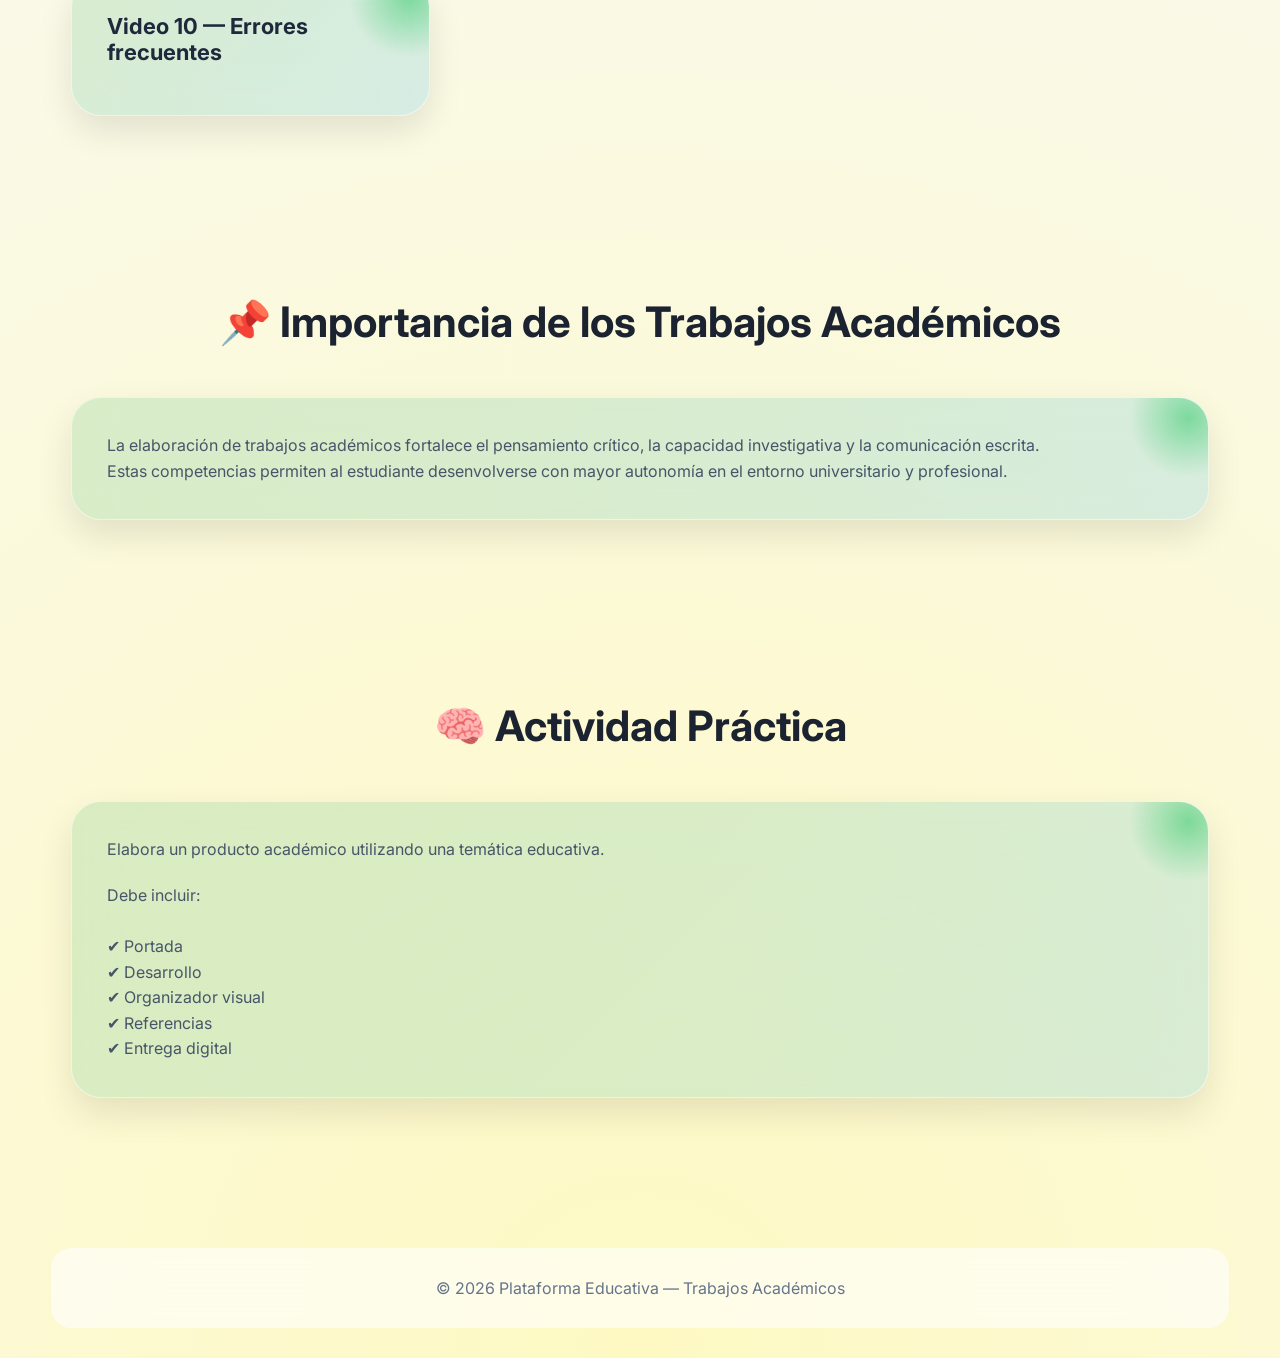
<file: PLATAFORMA-EDUCATIVA/modules/trabajos-academicos.html>
<!DOCTYPE html>

<html lang="es">

<head>

<meta charset="UTF-8">

<title>Trabajos Académicos</title>

<link rel="stylesheet" href="../css/style.css">

</head>

<body>

<!-- NAVBAR -->

<header class="navbar">

<div class="logo">
📘 EduPlataforma
</div>

<nav>

<a href="../index.html">Inicio</a> <a href="../pages/modules.html">Módulos</a> <a href="../pages/recursos.html">Recursos</a> <a href="../pages/contacto.html">Contacto</a>

</nav>

</header>

<!-- HERO -->

<section class="hero small">

<h1>
📝 Trabajos Académicos
</h1>

<p>

Aprende a elaborar informes, ensayos, monografías y producciones académicas universitarias

</p>

</section>

<!-- INTRODUCCIÓN -->

<section class="section">

<h2 class="section-title">

📌 Introducción

</h2>

<p>

Los trabajos académicos constituyen una herramienta fundamental
para construir conocimiento, comunicar ideas y demostrar aprendizaje
en la educación superior.

</p>

<p>

La elaboración adecuada de documentos académicos requiere planificación,
organización de información, redacción y aplicación de criterios académicos.

</p>

<p>

Este módulo permitirá desarrollar habilidades para elaborar productos
académicos con calidad universitaria.

</p>

</section>

<!-- OBJETIVOS -->

<section class="section">

<h2 class="section-title">

🎯 Objetivos del Módulo

</h2>

<ul>

<li>✔ Comprender tipos de trabajos académicos.</li>

<li>✔ Elaborar informes y documentos universitarios.</li>

<li>✔ Organizar ideas mediante estructuras académicas.</li>

<li>✔ Aplicar redacción académica.</li>

<li>✔ Utilizar organizadores visuales.</li>

<li>✔ Presentar productos académicos correctamente.</li>

</ul>

</section>

<!-- CONTENIDO -->

<section class="section">

<h2 class="section-title">

📚 Contenido del Módulo

</h2>

<div class="grid">

<div class="card">

<h3>
📄 1. Introducción a los Trabajos Académicos
</h3>

<p>

Concepto.

Importancia.

Características.

Tipos.

Criterios académicos.

</p>

</div>

<div class="card">

<h3>
📑 2. Elaboración de Informes Académicos
</h3>

<p>

Portada.

Introducción.

Desarrollo.

Conclusiones.

Recomendaciones.

Referencias.

</p>

</div>

<div class="card">

<h3>
📚 3. Monografía Académica
</h3>

<p>

Definición.

Partes.

Organización.

Investigación.

Redacción académica.

</p>

</div>

<div class="card">

<h3>
✍️ 4. Elaboración de Ensayos
</h3>

<p>

Tesis.

Argumentación.

Estructura.

Conclusión.

Análisis crítico.

</p>

</div>

<div class="card">

<h3>
🧠 5. Resúmenes y Síntesis
</h3>

<p>

Identificación de ideas.

Reducción.

Organización.

Interpretación.

</p>

</div>

<div class="card">

<h3>
📊 6. Organizadores Visuales
</h3>

<p>

Mapa conceptual.

Mapa mental.

Cuadro comparativo.

Infografía.

Línea de tiempo.

</p>

</div>

<div class="card">

<h3>
📝 7. Redacción Académica
</h3>

<p>

Claridad.

Coherencia.

Cohesión.

Conectores.

Lenguaje formal.

</p>

</div>

<div class="card">

<h3>
📚 8. Integración de Fuentes
</h3>

<p>

Citas.

Paráfrasis.

Referencias.

Integración de evidencias.

</p>

</div>

<div class="card">

<h3>
🖥️ 9. Presentación y Formato
</h3>

<p>

Diseño.

Numeración.

Tablas.

Figuras.

Entrega digital.

</p>

</div>

<div class="card">

<h3>
🏆 10. Producción Académica Integrada
</h3>

<p>

Planificación.

Desarrollo.

Corrección.

Presentación final.

</p>

</div>

</div>

</section>

<!-- VIDEOS -->

<section class="section">

<h2 class="section-title">

🎥 Videos Educativos

</h2>

<div class="grid">

<div class="card">
<h3>Video 1 — Introducción a trabajos académicos</h3>
</div>

<div class="card">
<h3>Video 2 — Cómo hacer un informe</h3>
</div>

<div class="card">
<h3>Video 3 — Elaboración de monografías</h3>
</div>

<div class="card">
<h3>Video 4 — Cómo escribir ensayos</h3>
</div>

<div class="card">
<h3>Video 5 — Técnicas de resumen</h3>
</div>

<div class="card">
<h3>Video 6 — Organizadores visuales</h3>
</div>

<div class="card">
<h3>Video 7 — Redacción académica</h3>
</div>

<div class="card">
<h3>Video 8 — Uso de citas y referencias</h3>
</div>

<div class="card">
<h3>Video 9 — Presentación del trabajo</h3>
</div>

<div class="card">
<h3>Video 10 — Errores frecuentes</h3>
</div>

</div>

</section>

<!-- IMPORTANCIA -->

<section class="section">

<h2 class="section-title">

📌 Importancia de los Trabajos Académicos

</h2>

<div class="card">

<p>

La elaboración de trabajos académicos fortalece el pensamiento crítico,
la capacidad investigativa y la comunicación escrita.

</p>

<p>

Estas competencias permiten al estudiante desenvolverse con mayor
autonomía en el entorno universitario y profesional.

</p>

</div>

</section>

<!-- ACTIVIDAD -->

<section class="section">

<h2 class="section-title">

🧠 Actividad Práctica

</h2>

<div class="card">

<p>

Elabora un producto académico utilizando una temática educativa.

</p>

<br>

<p>

Debe incluir:

<br><br>

✔ Portada

<br>

✔ Desarrollo

<br>

✔ Organizador visual

<br>

✔ Referencias

<br>

✔ Entrega digital

</p>

</div>

</section>

<!-- FOOTER -->

<footer class="footer">

<p>

© 2026 Plataforma Educativa — Trabajos Académicos

</p>

</footer>

</body>

</html>
</file>
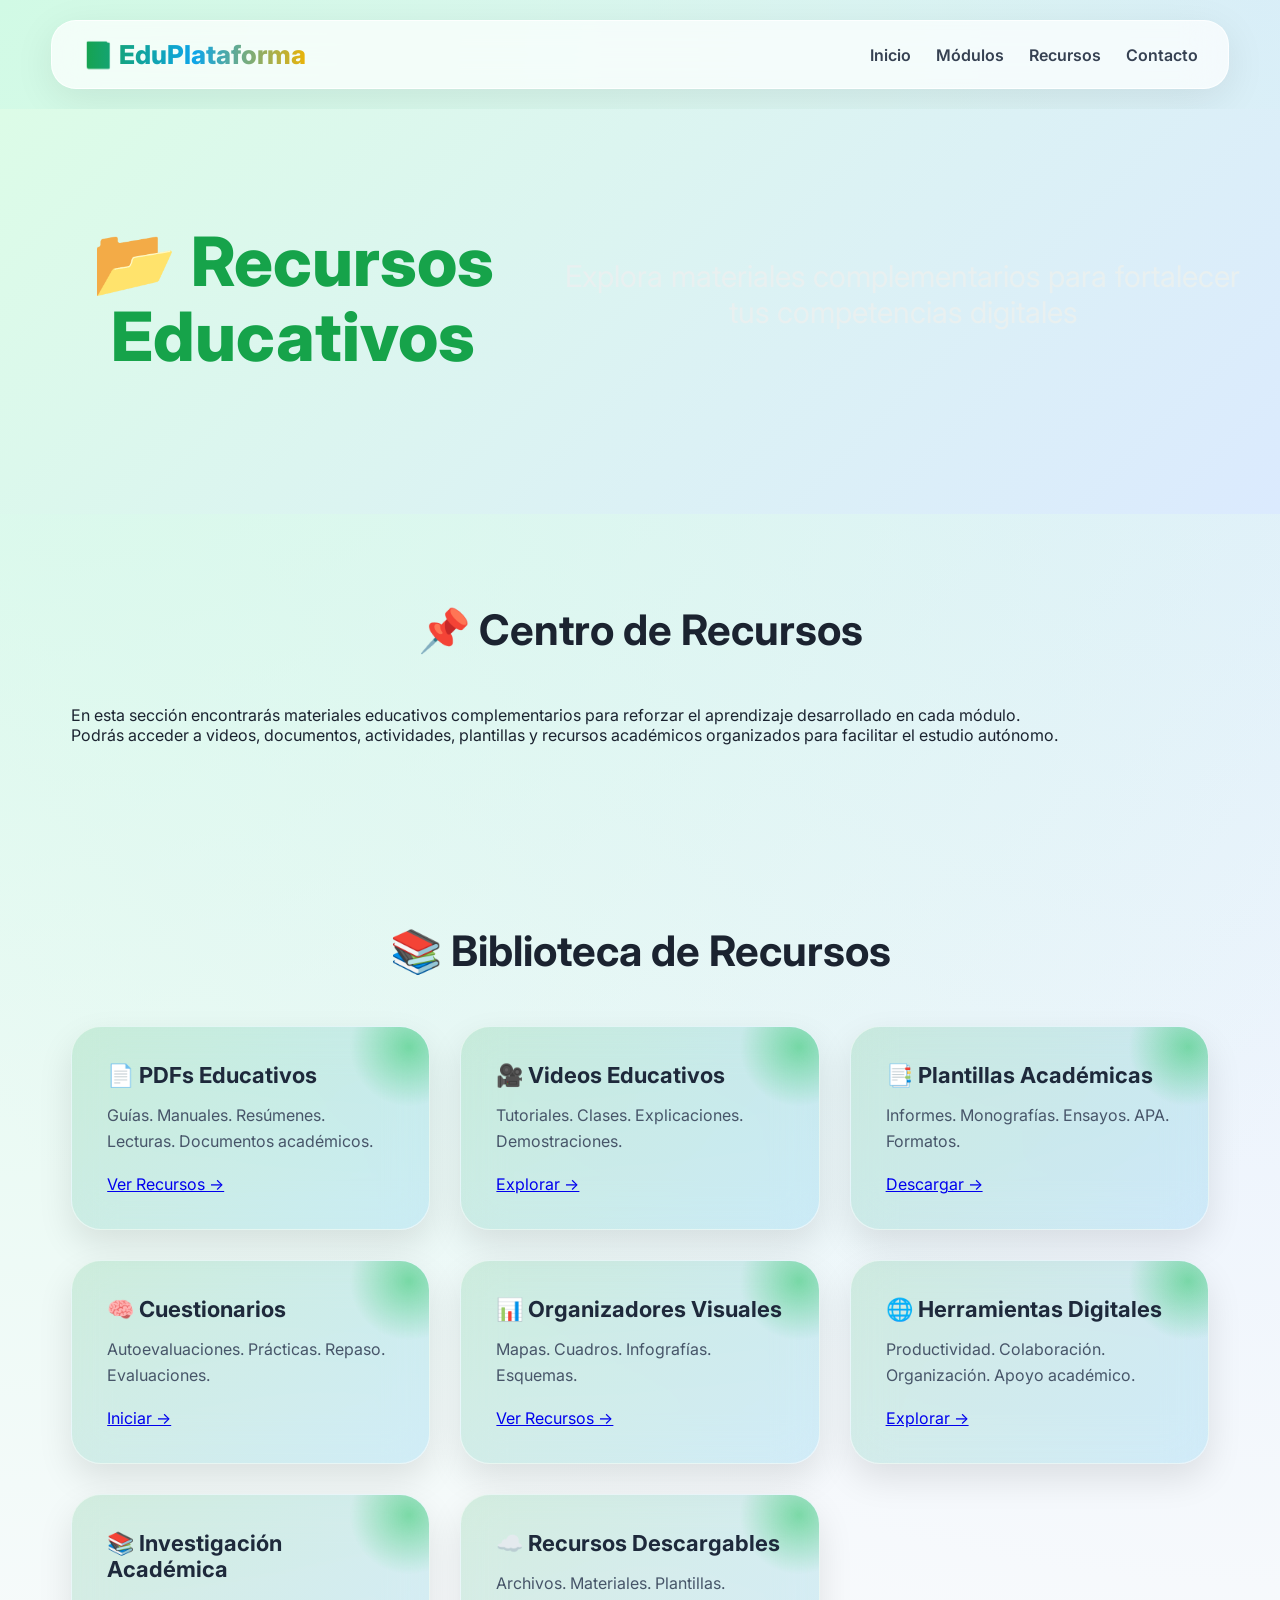
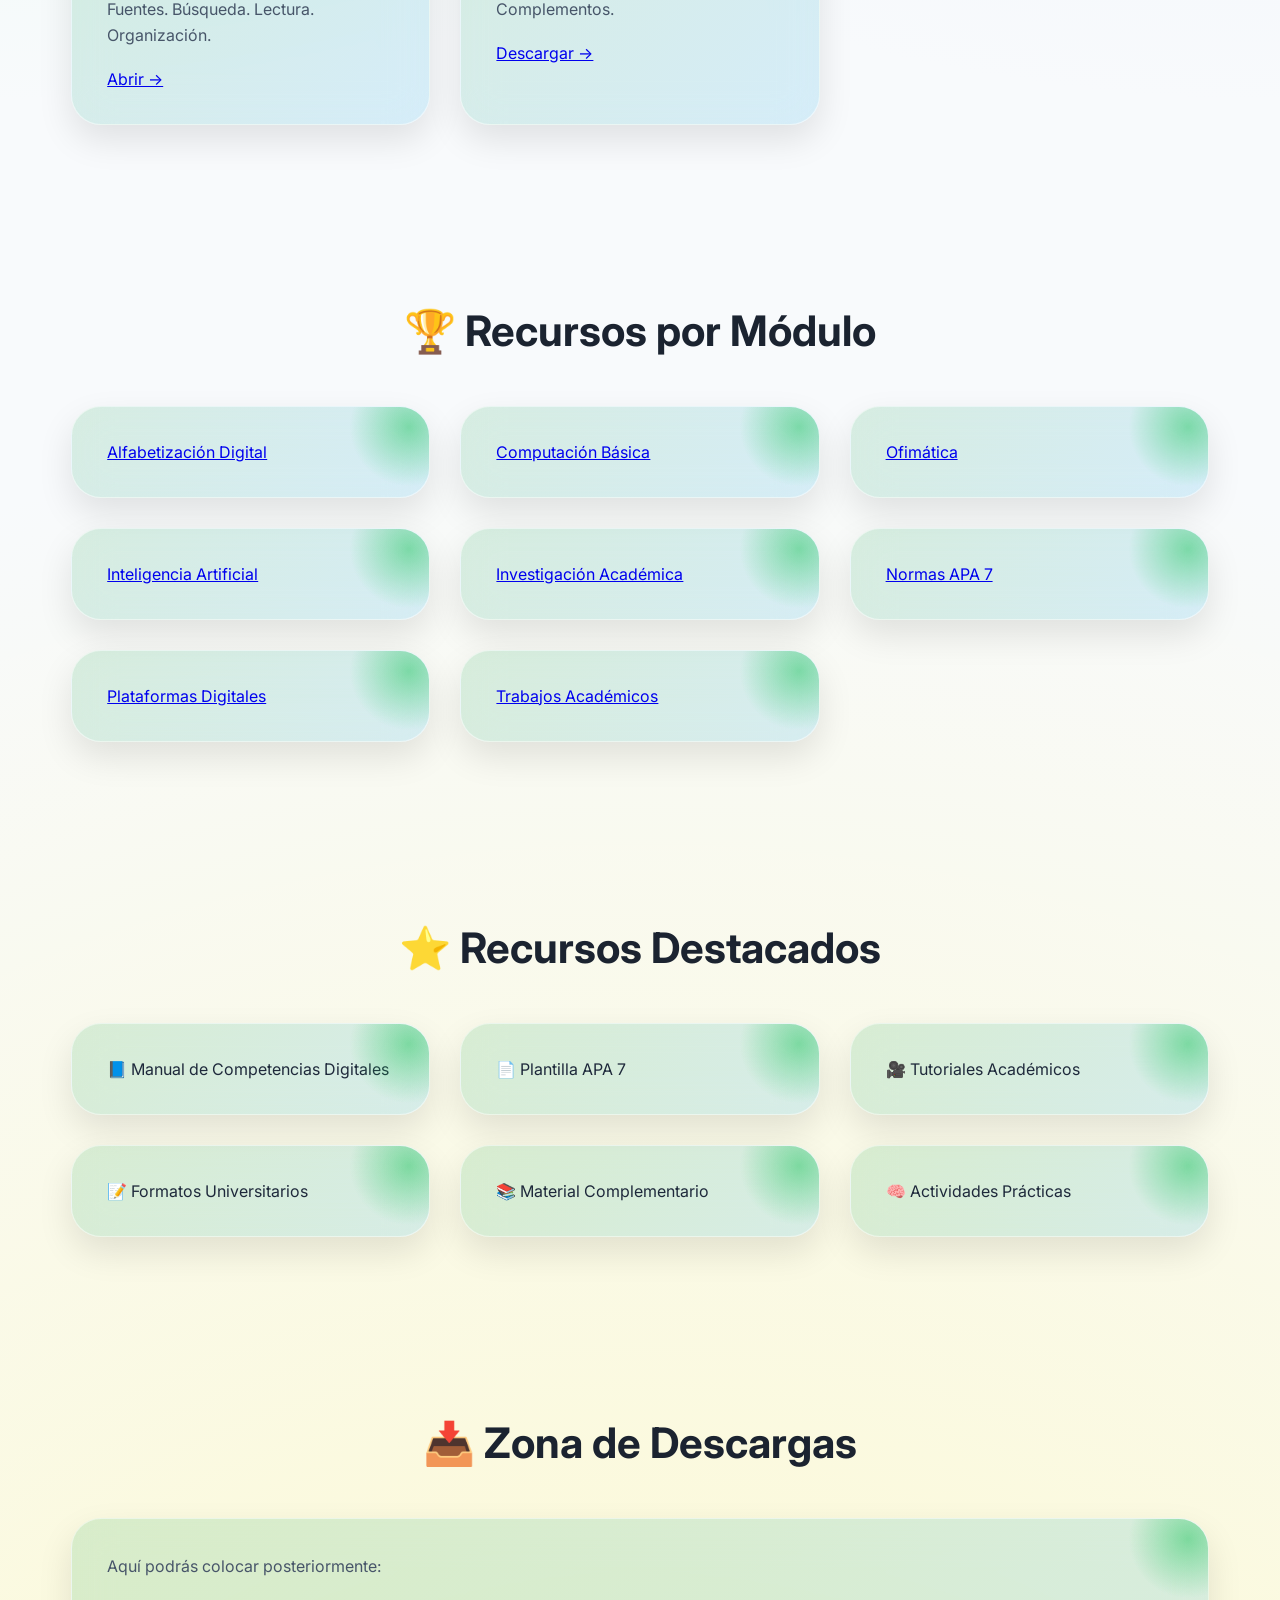
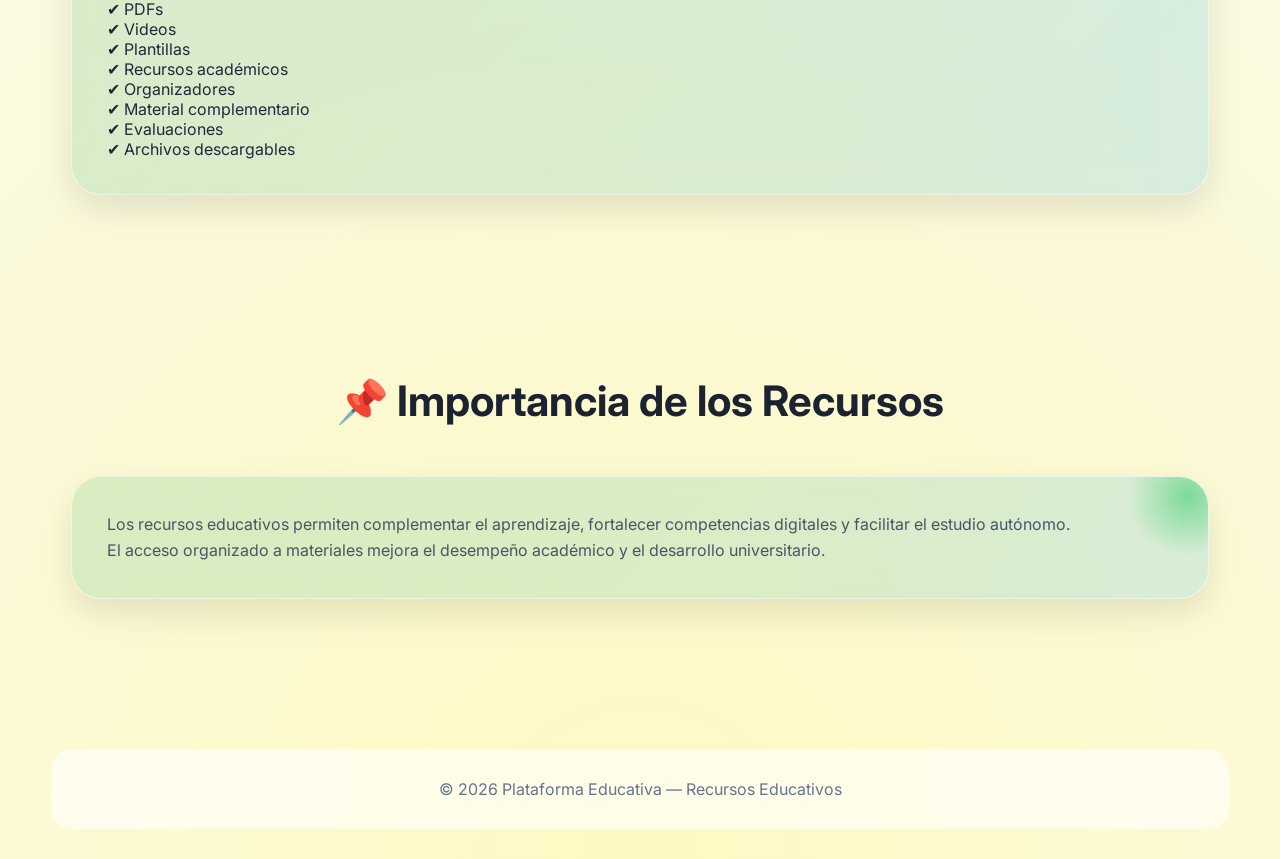
<file: PLATAFORMA-EDUCATIVA/pages/recursos.html>
<!DOCTYPE html>

<html lang="es">

<head>

<meta charset="UTF-8">

<meta name="viewport"
content="width=device-width, initial-scale=1.0">

<title>Recursos Educativos</title>

<link rel="stylesheet"
href="../css/style.css">

</head>

<body>

<!-- NAVBAR -->

<header class="navbar">

<div class="logo">
📘 EduPlataforma
</div>

<nav>

<a href="../index.html">Inicio</a>

<a href="modules.html">Módulos</a>

<a href="recursos.html">Recursos</a>

<a href="contacto.html">Contacto</a>

</nav>

</header>

<!-- HERO -->

<section class="hero small">

<h1>

📂 Recursos Educativos

</h1>

<p>

Explora materiales complementarios para fortalecer tus competencias digitales

</p>

</section>

<!-- INTRODUCCION -->

<section class="section">

<h2 class="section-title">

📌 Centro de Recursos

</h2>

<p>

En esta sección encontrarás materiales educativos complementarios para reforzar el aprendizaje desarrollado en cada módulo.

</p>

<p>

Podrás acceder a videos, documentos, actividades, plantillas y recursos académicos organizados para facilitar el estudio autónomo.

</p>

</section>

<!-- RECURSOS -->

<section class="section">

<h2 class="section-title">

📚 Biblioteca de Recursos

</h2>

<div class="grid">

<div class="card">

<h3>
📄 PDFs Educativos
</h3>

<p>

Guías.

Manuales.

Resúmenes.

Lecturas.

Documentos académicos.

</p>

<br>

<a href="#">
Ver Recursos →
</a>

</div>

<div class="card">

<h3>
🎥 Videos Educativos
</h3>

<p>

Tutoriales.

Clases.

Explicaciones.

Demostraciones.

</p>

<br>

<a href="#">
Explorar →
</a>

</div>

<div class="card">

<h3>
📑 Plantillas Académicas
</h3>

<p>

Informes.

Monografías.

Ensayos.

APA.

Formatos.

</p>

<br>

<a href="#">
Descargar →
</a>

</div>

<div class="card">

<h3>
🧠 Cuestionarios
</h3>

<p>

Autoevaluaciones.

Prácticas.

Repaso.

Evaluaciones.

</p>

<br>

<a href="#">
Iniciar →
</a>

</div>

<div class="card">

<h3>
📊 Organizadores Visuales
</h3>

<p>

Mapas.

Cuadros.

Infografías.

Esquemas.

</p>

<br>

<a href="#">
Ver Recursos →
</a>

</div>

<div class="card">

<h3>
🌐 Herramientas Digitales
</h3>

<p>

Productividad.

Colaboración.

Organización.

Apoyo académico.

</p>

<br>

<a href="#">
Explorar →
</a>

</div>

<div class="card">

<h3>
📚 Investigación Académica
</h3>

<p>

Fuentes.

Búsqueda.

Lectura.

Organización.

</p>

<br>

<a href="#">
Abrir →
</a>

</div>

<div class="card">

<h3>
☁️ Recursos Descargables
</h3>

<p>

Archivos.

Materiales.

Plantillas.

Complementos.

</p>

<br>

<a href="#">
Descargar →
</a>

</div>

</div>

</section>

<!-- RECURSOS POR MODULO -->

<section class="section">

<h2 class="section-title">

🏆 Recursos por Módulo

</h2>

<div class="grid">

<div class="card">
<a href="../modules/alfabetizacion.html">
Alfabetización Digital
</a>
</div>

<div class="card">
<a href="../modules/computacion-basica.html">
Computación Básica
</a>
</div>

<div class="card">
<a href="../modules/ofimatica.html">
Ofimática
</a>
</div>

<div class="card">
<a href="../modules/ia.html">
Inteligencia Artificial
</a>
</div>

<div class="card">
<a href="../modules/investigacion-academica.html">
Investigación Académica
</a>
</div>

<div class="card">
<a href="../modules/apa7.html">
Normas APA 7
</a>
</div>

<div class="card">
<a href="../modules/plataformas.html">
Plataformas Digitales
</a>
</div>

<div class="card">
<a href="../modules/trabajos-academicos.html">
Trabajos Académicos
</a>
</div>

</div>

</section>

<!-- DESTACADOS -->

<section class="section">

<h2 class="section-title">

⭐ Recursos Destacados

</h2>

<div class="grid">

<div class="card">

📘 Manual de Competencias Digitales

</div>

<div class="card">

📄 Plantilla APA 7

</div>

<div class="card">

🎥 Tutoriales Académicos

</div>

<div class="card">

📝 Formatos Universitarios

</div>

<div class="card">

📚 Material Complementario

</div>

<div class="card">

🧠 Actividades Prácticas

</div>

</div>

</section>

<!-- DESCARGAS -->

<section class="section">

<h2 class="section-title">

📥 Zona de Descargas

</h2>

<div class="card">

<p>

Aquí podrás colocar posteriormente:

</p>

<br>

✔ PDFs

<br>

✔ Videos

<br>

✔ Plantillas

<br>

✔ Recursos académicos

<br>

✔ Organizadores

<br>

✔ Material complementario

<br>

✔ Evaluaciones

<br>

✔ Archivos descargables

</div>

</section>

<!-- IMPORTANCIA -->

<section class="section">

<h2 class="section-title">

📌 Importancia de los Recursos

</h2>

<div class="card">

<p>

Los recursos educativos permiten complementar el aprendizaje,
fortalecer competencias digitales y facilitar el estudio autónomo.

</p>

<p>

El acceso organizado a materiales mejora el desempeño académico y el desarrollo universitario.

</p>

</div>

</section>

<!-- FOOTER -->

<footer class="footer">

<p>

© 2026 Plataforma Educativa — Recursos Educativos

</p>

</footer>

<script src="../js/main.js"></script>

</body>

</html>
</file>
<file: PLATAFORMA-EDUCATIVA/css/style.css>
/* ======================
   GOOGLE FONT
====================== */
@import url('https://fonts.googleapis.com/css2?family=Inter:wght@400;500;600;700;800&display=swap');

/* ======================
   RESET BASE
====================== */
*{
    margin:0;
    padding:0;
    box-sizing:border-box;
    font-family:"Inter",sans-serif;
}

html{
    scroll-behavior:smooth;
}

body{
    min-height:100vh;
    color:#1b2330;

    /* Fondo moderno tipo educativo */
    background:
        radial-gradient(circle at top left, #d1fae5, transparent 40%),
        radial-gradient(circle at top right, #dbeafe, transparent 40%),
        radial-gradient(circle at bottom, #fef9c3, transparent 50%),
        #f8fafc;
}

/* ======================
   NAVBAR PRO
====================== */
.navbar{
    width:92%;
    max-width:1300px;
    margin:20px auto;

    display:flex;
    justify-content:space-between;
    align-items:center;

    padding:18px 30px;

    background:rgba(255,255,255,.7);
    backdrop-filter:blur(20px);

    border:1px solid rgba(255,255,255,.8);
    border-radius:25px;

    box-shadow:0 10px 40px rgba(0,0,0,.08);

    position:relative;

}

/* LOGO */
.logo{
    font-size:26px;
    font-weight:800;

    background:linear-gradient(90deg,#16a34a,#0ea5e9,#eab308);
    -webkit-background-clip:text;
    color:transparent;
}

/* NAV LINKS */
nav{
    display:flex;
    gap:25px;
}

nav a{
    text-decoration:none;
    color:#364152;
    font-weight:600;
    transition:.3s;
    position:relative;
}

nav a:hover{
    color:#16a34a;
}

/* BOTÓN MÓVIL */
.menu-btn{
    display:none;
    border:none;
    background:none;
    font-size:28px;
    cursor:pointer;
    color:#16a34a;
}

/* DARK MODE BTN */
#darkModeBtn{
    border:none;
    background:transparent;
    font-size:22px;
    cursor:pointer;
    transition:.3s;
}

#darkModeBtn:hover{
    transform:scale(1.15);
}

/* ======================
   HERO PRINCIPAL
====================== */

.hero{
    min-height:90vh;
    display:flex;
    justify-content:center;
    align-items:center;
    text-align:center;
    padding:60px 30px;
    position:relative;
    overflow:hidden;

    background-image: url("../assets/images/portal.jpg");
    background-size: cover;
    background-position: center;
    background-repeat: no-repeat;
}


/* HERO INDEX CON IMAGEN */

.hero:not(.small){

    background-image: url("../assets/images/portal.jpg");

    background-size: cover;
    background-position: center;
    background-repeat: no-repeat;

}




/* QUITAR CAPAS OSCURAS */

.hero::before{

    content:none;

}



/* CONTENIDO */

.hero-content{

    position:relative;

    z-index:2;

    max-width:950px;

}



/* TITULO */

.hero h1{

    font-size:68px;

    line-height:1.1;

    font-weight:800;


    background:

    linear-gradient(
        90deg,
        #e0f802
    );

    -webkit-background-clip:text;

    color:transparent;


    margin-bottom:25px;

}

/* TEXTO */

.hero p{

    font-size:30px;

    color:#e9f0f0;

    margin-bottom:35px;

}



/* BOTONES */

.hero-actions{

    display:flex;

    justify-content:center;

    gap:25px;

    flex-wrap:wrap;

}



.btn{

    padding:16px 35px;

    border-radius:999px;

    font-weight:700;

    text-decoration:none;

    transition:.3s;

    display:inline-block;

}



/* BOTON VERDE */

.btn-main{


    background:

    linear-gradient(
        90deg,
        #16a34a,
        #22c55e
    );


    color:white;


    box-shadow:

    0 15px 35px rgba(34,197,94,.35);

}



.btn-main:hover{

    transform:translateY(-5px);

}



/* BOTON BLANCO AZUL */

.btn-light{


    background:white;


    color:#0284c7;


    box-shadow:

    0 10px 30px rgba(0,0,0,.10);

}



.btn-light:hover{


    background:#f0f9ff;


    transform:translateY(-5px);

}



/* ======================
   HERO PAGINA MODULOS
====================== */


.hero.small{


    min-height:45vh;


    background:

    linear-gradient(
        135deg,
        #dcfce7,
        #dbeafe
    );


}



/* TITULO MODULOS */

.hero.small h1{


    background:none;


    color:#16a34a;


}




/* ======================
   ANIMACIONES
====================== */
@keyframes fadeUp{
    from{
        opacity:0;
        transform:translateY(30px);
    }
    to{
        opacity:1;
        transform:translateY(0);
    }
}

/* ======================
   SECCIONES
====================== */
.section{
    width:92%;
    max-width:1200px;
    margin:auto;
    padding:90px 20px;
}

.section-title{
    text-align:center;
    font-size:42px;
    margin-bottom:50px;
}

/* ======================
   GRID
====================== */
.grid{
    display:grid;
    grid-template-columns:repeat(auto-fit,minmax(270px,1fr));
    gap:30px;
}

/* ======================
   CARDS EDUCATIVAS PRO
====================== */

.card{

    padding:35px;

    border-radius:30px;


    /* Fondo con color moderno */
    background:
    linear-gradient(
        135deg,
        rgba(22,163,74,0.15),
        rgba(14,165,233,0.15)
    );


    backdrop-filter:blur(20px);


    border:1px solid rgba(255,255,255,0.5);


    box-shadow:
    0 15px 35px rgba(0,0,0,.10);


    text-decoration:none;

    color:#1e293b;


    transition:.4s;

    position:relative;

    overflow:hidden;

}



/* Brillo animado */
.card::before{

    content:"";

    position:absolute;

    width:120px;
    height:120px;

    background:
    radial-gradient(circle,#22c55e,transparent 70%);


    top:-40px;

    right:-40px;

    opacity:.5;

}



/* Hover */

.card:hover{

    transform:
    translateY(-12px)
    scale(1.03);


    box-shadow:
    0 25px 60px rgba(0,0,0,.20);


}



/* Título */

.card h3{

    margin-bottom:15px;

    font-size:22px;

    position:relative;

}



/* Texto */

.card p{

    color:#475569;

    font-size:16px;

    line-height:1.6;

    position:relative;

}


/* ======================
   INFO SECTION
====================== */
.info{
    background:linear-gradient(135deg,#16a34a,#0ea5e9,#eab308);
    color:white;

    padding:70px;
    border-radius:35px;
    text-align:center;
}

/* ======================
   FOOTER
====================== */
.footer{
    width:92%;
    margin:60px auto 30px;
    padding:30px;

    text-align:center;
    color:#64748b;

    background:rgba(255,255,255,.6);
    backdrop-filter:blur(20px);
    border-radius:20px;
}

/* ======================
   BUSCADOR
====================== */
.search-box{
    width:92%;
    max-width:600px;
    margin:30px auto;
}

.search-box input{
    width:100%;
    padding:15px 20px;
    border-radius:999px;
    border:1px solid #ddd;
    font-size:16px;
    outline:none;
}

.search-box input:focus{
    border-color:#16a34a;
    box-shadow:0 0 0 4px rgba(22,163,74,.15);
}

/* ======================
   MENU MOBILE
====================== */
.menu.active{
    display:flex !important;
    flex-direction:column;

    position:absolute;
    top:90px;
    right:20px;
    width:240px;

    padding:25px;
    gap:20px;

    background:rgba(255,255,255,.95);
    backdrop-filter:blur(20px);

    border-radius:20px;
    box-shadow:0 20px 40px rgba(0,0,0,.15);
}

/* ======================
   RESPONSIVE
====================== */
@media(max-width:768px){

    .hero h1{
        font-size:42px;
    }

    .hero p{
        font-size:17px;
    }

    nav{
        display:none;
    }

    .menu-btn{
        display:block;
    }

    .hero-actions{
        flex-direction:column;
        align-items:center;
    }

    .btn{
        width:220px;
        text-align:center;
    }

    .section-title{
        font-size:32px;
    }
}
</file>
